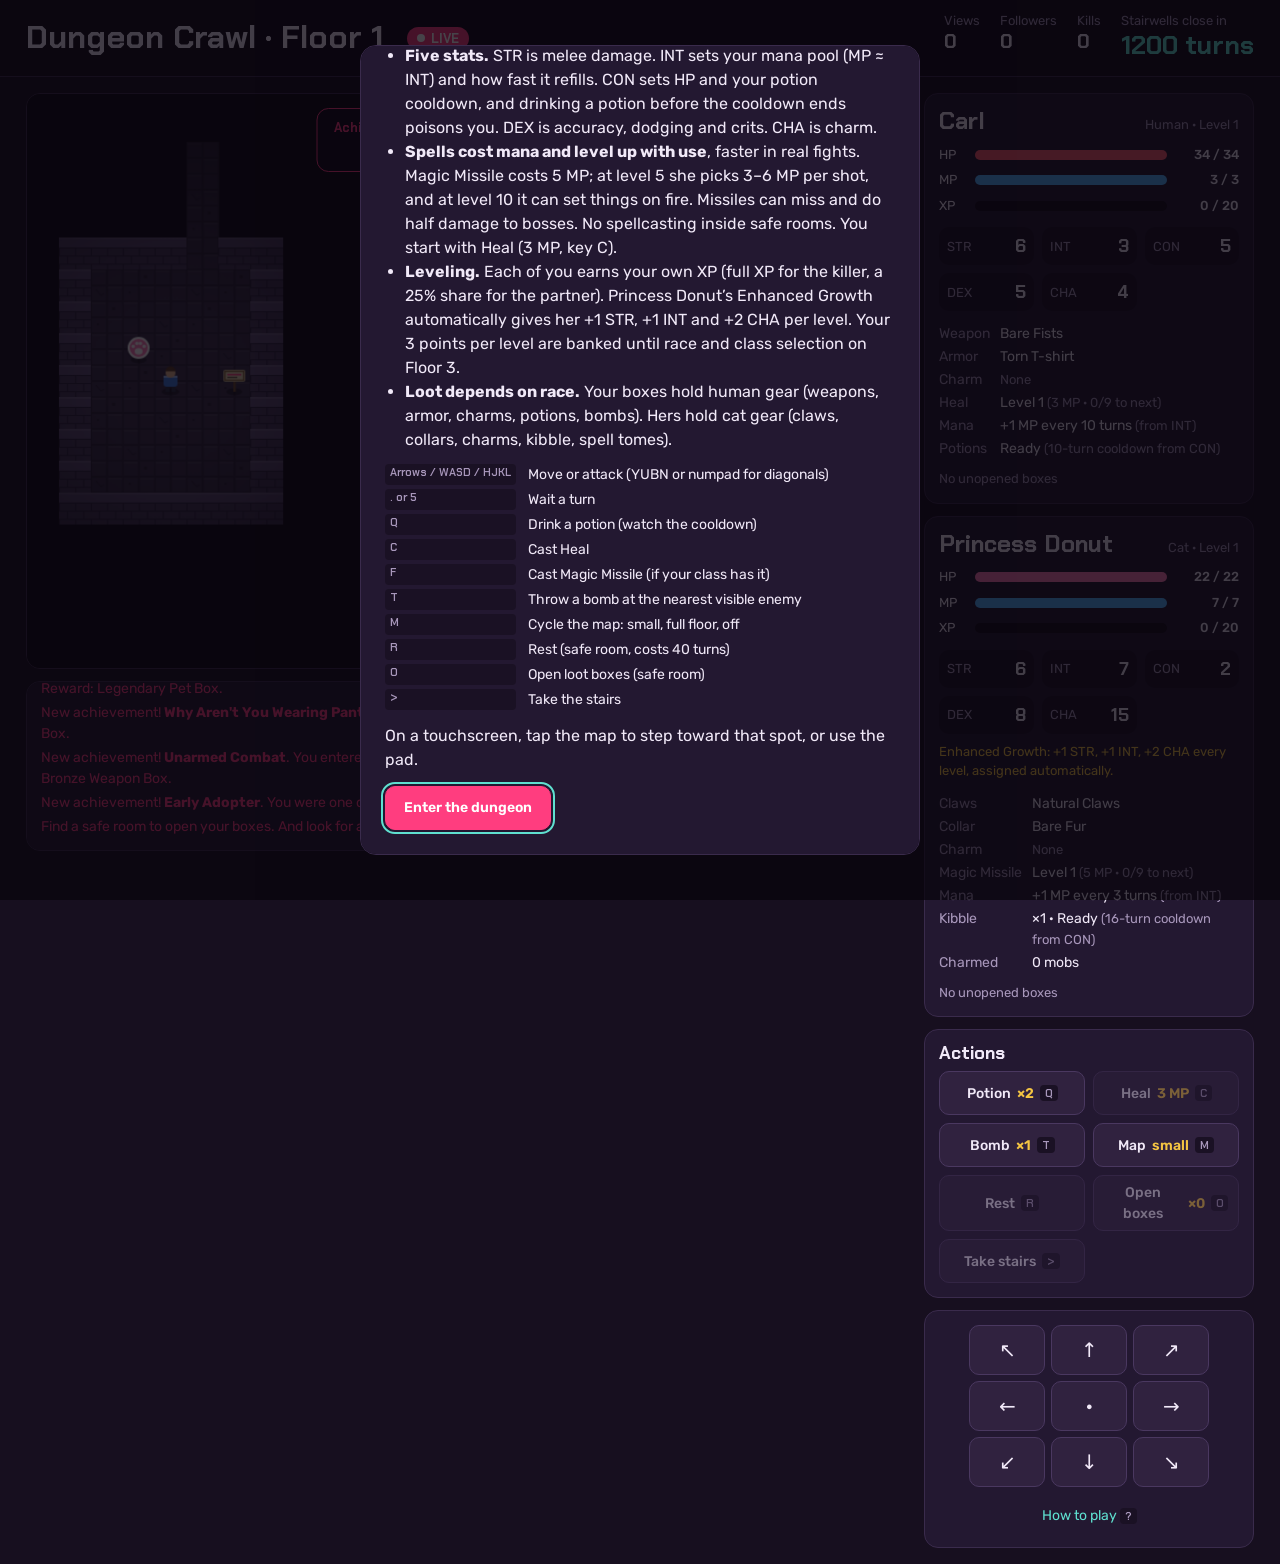
<file: docs/index.html>
<!DOCTYPE html>
<html lang="en">
<head>
<meta charset="utf-8">
<meta name="viewport" content="width=device-width,initial-scale=1">
<title>Dungeon Crawl Prototype</title>
<link rel="preconnect" href="https://fonts.googleapis.com">
<link href="https://fonts.googleapis.com/css2?family=Chakra+Petch:wght@500;700&family=Rubik:wght@400;500;600&display=swap" rel="stylesheet">
<style>
/* VOICE: a crude, cheerful death-game broadcast; snark up top, danger underneath
   IDEA: the screen is the show's live feed of one crawler's run
   PICTURE: the tiled dungeon map itself, torch-lit, filling the stage
   COLOUR and TYPE: deep plum stone, warm safe-room amber, cyan stairwells, hot-pink broadcast accent; Chakra Petch + Rubik
   LAYOUT: broadcast strip on top, map left with log beneath, crawler sheet right; stacks map, pad, sheet on narrow screens */
:root {
  color-scheme: dark;
  --bg: #170f1f;
  --panel: #231831;
  --line: #3a2b4c;
  --ink: #f1e9f8;
  --mute: #a897bb;
  --pink: #ff3d7f;
  --teal: #5fe0d0;
  --amber: #f5c542;
  --hp: #ff5a6e;
  --xp: #8f7bff;
  --mp: #4fb3ff;
}
:root[data-theme='light'],
:root[data-theme='dark'] {
  color-scheme: dark;
}
* {
  box-sizing: border-box;
  min-width: 0;
}
body {
  margin: 0;
  background: var(--bg);
  color: var(--ink);
  font:
    16px/1.5 Rubik,
    system-ui,
    sans-serif;
  overflow-x: clip;
}
h1,
h2,
h3 {
  font-family: 'Chakra Petch', Rubik, sans-serif;
  margin: 0;
  line-height: 1.05;
}
.top {
  display: flex;
  flex-wrap: wrap;
  align-items: center;
  gap: 12px 24px;
  padding: 14px max(2vw, 14px);
  background: #120a19;
  border-bottom: 1px solid var(--line);
}
.top h1 {
  font-size: clamp(22px, 3vw, 32px);
  font-weight: 700;
}
.live {
  display: inline-flex;
  align-items: center;
  gap: 6px;
  background: var(--pink);
  color: #fff;
  font: 700 13px 'Chakra Petch';
  padding: 3px 10px;
  border-radius: 99px;
}
.live::before {
  content: '';
  width: 8px;
  height: 8px;
  border-radius: 50%;
  background: #fff;
  animation: pulse 1.4s infinite;
}
@keyframes pulse {
  50% {
    opacity: 0.25;
  }
}
.chips {
  display: flex;
  flex-wrap: wrap;
  gap: 8px 20px;
  margin-left: auto;
  align-items: baseline;
}
.chip {
  display: flex;
  flex-direction: column;
  line-height: 1.1;
}
.chip span {
  font-size: 13px;
  color: var(--mute);
}
.chip b {
  font: 700 20px 'Chakra Petch';
  white-space: nowrap;
}
.chip.timer b {
  font-size: 26px;
  color: var(--teal);
}
.chip.timer.warn b {
  color: var(--hp);
}
.game {
  display: grid;
  grid-template-columns: minmax(0, 1fr) 330px;
  gap: 16px;
  padding: 16px max(2vw, 14px);
  max-width: 1440px;
  margin: 0 auto;
}
.stage {
  display: grid;
  gap: 12px;
  align-content: start;
}
.fig {
  position: relative;
  height: clamp(360px, 64vh, 760px);
  border-radius: 14px;
  overflow: hidden;
  border: 1px solid var(--line);
  background: #0d0912;
  touch-action: manipulation;
}
.fig canvas {
  position: absolute;
  inset: 0;
  width: 100%;
  height: 100%;
  cursor: pointer;
  -webkit-touch-callout: none;
  -webkit-user-select: none;
  user-select: none;
}
.fig.danger {
  box-shadow: 0 0 0 2px var(--hp) inset;
}
.toast {
  position: absolute;
  left: 50%;
  top: 14px;
  transform: translate(-50%, -20px);
  opacity: 0;
  pointer-events: none;
  background: rgba(18, 10, 25, 0.94);
  border: 1px solid var(--pink);
  border-radius: 12px;
  padding: 10px 16px;
  max-width: min(460px, 90%);
  text-align: center;
  transition: 0.35s;
}
.toast.show {
  opacity: 1;
  transform: translate(-50%, 0);
}
.toast small {
  display: block;
  color: var(--pink);
  font: 700 13px 'Chakra Petch';
}
.toast b {
  font: 700 18px 'Chakra Petch';
}
.tip {
  position: absolute;
  z-index: 3;
  width: min(300px, calc(100% - 16px));
  background: rgba(18, 10, 25, 0.96);
  border: 1px solid #5a4378;
  border-radius: 12px;
  padding: 12px 14px;
  pointer-events: none;
  box-shadow: 0 10px 30px rgba(0, 0, 0, 0.5);
  font-size: 14px;
}
.tip[hidden] {
  display: none;
}
.fig #mini[hidden] {
  display: none;
}
.fig #mini {
  position: absolute;
  inset: auto 10px 10px auto;
  z-index: 2;
  border: 1px solid #4a5a75;
  border-radius: 8px;
  cursor: pointer;
  background: #141821;
  box-shadow: 0 6px 20px rgba(0, 0, 0, 0.45);
  touch-action: manipulation;
}
.tip h4 {
  margin: 0;
  font: 700 18px 'Chakra Petch';
  color: var(--amber);
}
.tip h4.boss {
  color: var(--pink);
}
.tip .lvlline {
  font: 600 14px Rubik;
  margin-top: 2px;
}
.tip .role {
  font-size: 13px;
  color: #ffd0e2;
  margin-top: 3px;
}
.tip .meta {
  color: var(--mute);
  font-size: 13px;
  margin: 2px 0 8px;
}
.lt {
  font-size: 11px;
  font-weight: 600;
  padding: 1px 6px;
  border-radius: 99px;
  margin-left: 4px;
  white-space: nowrap;
}
.lt.hard {
  background: #ff5a6e;
  color: #200;
}
.lt.tough {
  background: #f5c542;
  color: #2a1a00;
}
.lt.easy {
  background: #3a2b4c;
  color: var(--mute);
}
.tip .tstats {
  display: grid;
  grid-template-columns: repeat(3, minmax(0, 1fr));
  gap: 4px 10px;
  margin-bottom: 8px;
}
.tip .tstats span {
  display: block;
  color: var(--mute);
  font-size: 12px;
}
.tip .tstats b {
  font: 700 15px 'Chakra Petch';
  white-space: nowrap;
}
.tip p {
  margin: 0 0 6px;
  font-style: italic;
  line-height: 1.4;
}
.tip .ttip {
  font-style: normal;
  color: var(--teal);
  margin: 0;
}
#log {
  height: 170px;
  overflow-y: auto;
  background: var(--panel);
  border: 1px solid var(--line);
  border-radius: 14px;
  padding: 10px 14px;
  font-size: 14px;
}
#log p {
  margin: 0 0 3px;
}
#log .ai {
  color: var(--pink);
}
#log .pet {
  color: #ffa5d0;
}
#log .guide {
  color: var(--teal);
}
#log .bad {
  color: #ff8a98;
}
#log .kill {
  color: var(--amber);
}
#log .dim {
  color: var(--mute);
}
.panel {
  display: flex;
  flex-direction: column;
  gap: 12px;
}
.card {
  background: var(--panel);
  border: 1px solid var(--line);
  border-radius: 14px;
  padding: 14px;
}
.row {
  display: flex;
  justify-content: space-between;
  align-items: baseline;
  gap: 8px;
  margin-bottom: 10px;
}
.card h2 {
  font-size: 24px;
}
.card h3 {
  font-size: 18px;
  margin-bottom: 8px;
}
.row h3 {
  margin: 0;
}
.lvl,
.tag {
  font-size: 13px;
  color: var(--mute);
}
.meter {
  display: grid;
  grid-template-columns: 28px minmax(0, 1fr) 64px;
  align-items: center;
  gap: 8px;
  font-size: 13px;
  margin: 6px 0;
}
.meter b {
  text-align: right;
  font-weight: 500;
  white-space: nowrap;
}
.bar {
  height: 10px;
  background: #120b18;
  border-radius: 6px;
  overflow: hidden;
}
.bar i {
  display: block;
  height: 100%;
  transition: width 0.25s;
}
.stats {
  display: grid;
  grid-template-columns: repeat(3, minmax(0, 1fr));
  gap: 8px;
  margin-top: 12px;
}
.stats div {
  background: #1a1124;
  border-radius: 10px;
  padding: 7px 8px;
  display: flex;
  align-items: center;
  gap: 4px;
  justify-content: space-between;
}
.status {
  font-size: 12px;
  font-weight: 600;
  padding: 1px 7px;
  border-radius: 99px;
  margin-left: 6px;
}
.status.psn {
  background: #9be15d;
  color: #132;
}
.status.ko {
  background: #ff5a6e;
  color: #200;
}
.stats.four {
  grid-template-columns: repeat(2, minmax(0, 1fr));
}
.stats span {
  font-size: 13px;
  color: var(--mute);
}
.stats small {
  color: var(--teal);
  font-size: 12px;
}
.stats b {
  font: 700 18px 'Chakra Petch';
}
.plus {
  width: 28px;
  height: 28px;
  border-radius: 8px;
  border: 0;
  background: var(--amber);
  color: #2a1a00;
  font-weight: 700;
  cursor: pointer;
}
.plus[hidden] {
  display: none;
}
.pts {
  margin: 8px 0 0;
  font-size: 13px;
  color: var(--amber);
  min-height: 0;
}
.pts:empty {
  display: none;
}
.gear {
  display: grid;
  grid-template-columns: auto minmax(0, 1fr);
  gap: 2px 10px;
  margin: 12px 0 0;
  font-size: 14px;
}
.gear dt {
  color: var(--mute);
}
.gear dd {
  margin: 0;
}
.acts {
  display: grid;
  grid-template-columns: 1fr 1fr;
  gap: 8px;
}
button {
  font: inherit;
  color: inherit;
}
.acts button,
.pad button,
.mbtn {
  min-height: 44px;
  border-radius: 10px;
  border: 1px solid #4a3860;
  background: #30223f;
  cursor: pointer;
  font-weight: 500;
  font-size: 14px;
  padding: 6px 10px;
  display: flex;
  align-items: center;
  justify-content: center;
  gap: 6px;
  text-align: center;
}
.acts button:hover:not(:disabled),
.pad button:hover {
  background: #3d2c50;
}
.acts button:disabled {
  opacity: 0.42;
  cursor: default;
}
.acts button[hidden] {
  display: none;
}
.acts em {
  font-style: normal;
  color: var(--amber);
  font-weight: 600;
}
kbd {
  font: 600 11px 'Chakra Petch';
  background: #1a1124;
  border-radius: 4px;
  padding: 1px 5px;
  color: var(--mute);
}
button:focus-visible {
  outline: 2px solid var(--teal);
  outline-offset: 2px;
}
.boxes {
  display: flex;
  flex-wrap: wrap;
  gap: 6px;
  margin-top: 10px;
}
.boxes span {
  font-size: 13px;
  padding: 2px 9px;
  border-radius: 99px;
  color: #1a0f00;
  font-weight: 600;
}
.boxes .none {
  color: var(--mute);
  background: none;
  padding: 0;
  font-weight: 400;
}
.pad {
  display: grid;
  grid-template-columns: repeat(3, minmax(0, 1fr));
  gap: 6px;
  max-width: 240px;
  margin: 0 auto;
}
.pad button {
  font-size: 20px;
  min-height: 50px;
}
.linkbtn {
  display: block;
  margin: 10px auto 0;
  background: none;
  border: 0;
  color: var(--teal);
  cursor: pointer;
  min-height: 36px;
  font-size: 14px;
}
.modal {
  position: fixed;
  inset: 0;
  background: rgba(8, 4, 12, 0.75);
  display: grid;
  place-items: center;
  padding: 16px;
  z-index: 10;
}
.modal[hidden] {
  display: none;
}
.mcard {
  background: var(--panel);
  border: 1px solid var(--line);
  border-radius: 16px;
  padding: 24px;
  max-width: 560px;
  width: 100%;
  max-height: 90vh;
  overflow-y: auto;
}
.mcard h2 {
  font-size: clamp(26px, 4vw, 36px);
  margin-bottom: 10px;
  text-wrap: balance;
}
.mcard p {
  margin: 0 0 10px;
}
.mcard ul {
  margin: 0 0 12px;
  padding-left: 20px;
}
.mcard .sub {
  color: var(--pink);
  font: 700 14px 'Chakra Petch';
  margin-bottom: 4px;
}
.keys {
  display: grid;
  grid-template-columns: auto minmax(0, 1fr);
  gap: 4px 12px;
  font-size: 14px;
  margin: 8px 0 14px;
}
.mbtns {
  display: flex;
  gap: 10px;
  flex-wrap: wrap;
  margin-top: 14px;
}
.vs {
  display: flex;
  flex-wrap: wrap;
  align-items: center;
  gap: 8px;
  margin: 10px 0;
}
.vs em {
  font: 700 20px 'Chakra Petch';
  color: var(--pink);
  font-style: normal;
  padding: 0 4px;
}
.pcard {
  background: #1a1124;
  border: 1px solid var(--line);
  border-radius: 10px;
  padding: 8px 12px;
  display: flex;
  flex-direction: column;
  min-width: 110px;
}
.pcard span {
  font-size: 13px;
  color: var(--mute);
}
.pcard.boss {
  border-color: var(--pink);
}
.pcard.boss b {
  color: var(--pink);
}
.aidesc {
  font-style: italic;
  border-left: 3px solid var(--pink);
  padding-left: 10px;
}
.stars {
  font-size: 16px;
  letter-spacing: 1px;
}
.stars i {
  font-style: normal;
}
.mcard.wide {
  max-width: 780px;
}
.opts {
  display: grid;
  grid-template-columns: repeat(auto-fill, minmax(220px, 1fr));
  gap: 10px;
  margin: 14px 0 4px;
}
.opt {
  display: flex;
  flex-direction: column;
  gap: 4px;
  text-align: left;
  background: #1a1124;
  border: 1px solid var(--line);
  border-radius: 12px;
  padding: 12px 14px;
  cursor: pointer;
  min-height: 44px;
}
.opt:hover:not(:disabled),
.opt:focus-visible {
  border-color: var(--pink);
}
.opt:disabled {
  opacity: 0.45;
  cursor: not-allowed;
}
.opt b {
  font: 700 17px 'Chakra Petch';
}
.opt .osub {
  font-size: 12px;
  color: var(--teal);
}
.opt .d {
  font-size: 14px;
  line-height: 1.4;
}
.opt em {
  font-size: 12px;
  color: var(--amber);
  font-style: normal;
}
.mbtn.primary {
  background: var(--pink);
  border-color: var(--pink);
  color: #fff;
  font-weight: 600;
  padding: 8px 18px;
}
@media (max-width: 900px) {
  .game {
    grid-template-columns: minmax(0, 1fr);
  }
  .padcard {
    order: -1;
  }
  .fig {
    height: clamp(320px, 58vh, 600px);
  }
  #log {
    height: 130px;
  }
}
@media (prefers-reduced-motion: reduce) {
  .live::before {
    animation: none;
  }
  .toast,
  .bar i {
    transition: none;
  }
}

</style>
</head>
<body>
<header class="top">
  <h1 id="title">Dungeon Crawl · Floor 1</h1>
  <span class="live">LIVE</span>
  <div class="chips">
    <div class="chip"><span>Views</span><b id="views">0</b></div>
    <div class="chip"><span>Followers</span><b id="fols">0</b></div>
    <div class="chip"><span>Kills</span><b id="kills">0</b></div>
    <div class="chip timer" id="timerChip"><span>Stairwells close in</span><b id="timer">0 turns</b></div>
  </div>
</header>

<main class="game">
  <section class="stage">
    <div class="fig" id="fig"><canvas id="cv" aria-label="Dungeon map"></canvas><div class="toast" id="toast"></div><div class="tip" id="tip" hidden></div><canvas id="mini" aria-label="Minimap. Click to expand." title="Minimap (M to expand)"></canvas></div>
    <div id="log" aria-live="polite"></div>
  </section>

  <aside class="panel">
    <div class="card">
      <div class="row"><h2 id="hName">Carl</h2><span class="lvl" id="hLvl">Level 1</span></div>
      <div class="meter"><span>HP</span><div class="bar"><i id="hpBar" style="background:var(--hp)"></i></div><b id="hpTxt"></b></div>
      <div class="meter"><span>MP</span><div class="bar"><i id="hmpBar" style="background:var(--mp)"></i></div><b id="hmpTxt"></b></div>
      <div class="meter"><span>XP</span><div class="bar"><i id="xpBar" style="background:var(--xp)"></i></div><b id="xpTxt"></b></div>
      <div class="stats" id="hStats"></div>
      <p class="pts" id="pts"></p>
      <dl class="gear" id="hGear"></dl>
      <div class="boxes" id="hBoxes"></div>
    </div>

    <div class="card">
      <div class="row"><h2 id="pName">Companion</h2><span class="lvl" id="pLvl"></span></div>
      <div class="meter"><span>HP</span><div class="bar"><i id="pBar" style="background:#ff7ab6"></i></div><b id="pTxt"></b></div>
      <div class="meter"><span>MP</span><div class="bar"><i id="pmpBar" style="background:var(--mp)"></i></div><b id="pmpTxt"></b></div>
      <div class="meter"><span>XP</span><div class="bar"><i id="pxBar" style="background:var(--xp)"></i></div><b id="pxTxt"></b></div>
      <div class="stats" id="pStats"></div>
      <p class="pts" id="pPts"></p>
      <dl class="gear" id="pGear"></dl>
      <div class="boxes" id="pBoxes"></div>
    </div>

    <div class="card">
      <h3>Actions</h3>
      <div class="acts">
        <button data-act="quaff">Potion <em id="cPot"></em><kbd>Q</kbd></button>
        <button data-act="heal">Heal <em id="cHeal"></em><kbd>C</kbd></button>
        <button data-act="missile" id="bMis" hidden>Missile <em id="cMis"></em><kbd>F</kbd></button>
        <button data-act="bomb">Bomb <em id="cBomb"></em><kbd>T</kbd></button>
        <button data-act="map">Map <em id="cMap">small</em><kbd>M</kbd></button>
        <button data-act="rest">Rest<kbd>R</kbd></button>
        <button data-act="open">Open boxes <em id="cBox"></em><kbd>O</kbd></button>
        <button data-act="descend">Take stairs<kbd>&gt;</kbd></button>
      </div>
    </div>

    <div class="card padcard">
      <div class="pad" id="pad">
        <button data-dir="-1,-1" aria-label="Move up-left">↖</button><button data-dir="0,-1" aria-label="Move up">↑</button><button data-dir="1,-1" aria-label="Move up-right">↗</button>
        <button data-dir="-1,0" aria-label="Move left">←</button><button data-dir="0,0" aria-label="Wait a turn">·</button><button data-dir="1,0" aria-label="Move right">→</button>
        <button data-dir="-1,1" aria-label="Move down-left">↙</button><button data-dir="0,1" aria-label="Move down">↓</button><button data-dir="1,1" aria-label="Move down-right">↘</button>
      </div>
      <button class="linkbtn" data-act="help">How to play <kbd>?</kbd></button>
    </div>
  </aside>
</main>

<div class="modal" id="modal" hidden><div class="mcard" id="mcard" role="dialog" aria-modal="true"></div></div>

<script>
{
/*
 * Dungeon Crawl: a turn-based roguelike prototype based on Matt Dinniman's "Dungeon Crawler Carl".
 * Private fan project. All art is original and drawn in code.
 *
 * HOW THE GAME IS ORGANIZED
 *   Config & data ........ names, monster families (FAM), bosses, loot tables, box tiers, achievements (ACH),
 *                          races (RACES) and classes (CLASSES). Most rules live here as data, not code.
 *   Sprites .............. every tile/monster/item is drawn once into a 32x32 offscreen canvas (SPR).
 *   State ................ one global object G holds the whole run: floor map, monsters, items, both crawlers.
 *                          G.player is Carl, G.pet is Princess Donut (a full crawler with her own stats).
 *   Floor generation ..... newFloor(): rooms + corridors, safe room, stairwells, boss lairs, monsters, items.
 *   Turn loop ............ a player action (move/attack/spell/bomb) ends with endTurn(), which runs Donut's AI
 *                          (petAct), every monster (mobsAct -> mobTurn), status ticks, the floor timer, FOV and UI.
 *   Combat ............... playerAttack, mobAttack, mobHitMob (monster vs monster), blast, fireMissile, kill().
 *   Monster AI ........... pickTarget chooses a crawler or an enemy faction mob; roles (bomber, support, janitor,
 *                          vacuum, spitter...) change behavior. Neutral mobs ignore crawlers until provoked.
 *   Rewards .............. award() grants achievements and typed/tiered loot boxes; rollBox/applyLoot open them.
 *   UI ................... ui() refreshes the side panels; draw() paints the map each animation frame (only when
 *                          something changed); drawMini() paints the minimap; modal()/selModal() show dialogs.
 *
 * CONVENTIONS
 *   Coordinates are tile units. cheb() is Chebyshev distance (diagonal moves cost 1).
 *   A "crawler" is Carl or Donut; a "mob" is any monster. Stat lookups go through st() so charms and caps apply;
 *   class/race bonuses go through fxv(c, key).
 */

// =====================================================================================================
// CONFIG & DATA
// =====================================================================================================
const NAMES = { hero: 'Carl', pet: 'Princess Donut', guide: 'Mordecai' };
const T = 32,
  WALL = 0,
  FLOOR = 1,
  SAFE = 2,
  STAIRS = 3;
const DIRS = [
  [-1, -1],
  [0, -1],
  [1, -1],
  [-1, 0],
  [1, 0],
  [-1, 1],
  [0, 1],
  [1, 1],
];
const R = (a, b) => a + Math.floor(Math.random() * (b - a + 1));
const pick = a => a[Math.floor(Math.random() * a.length)];
const cheb = (a, b) => Math.max(Math.abs(a.x - b.x), Math.abs(a.y - b.y));
const cap = s => s[0].toUpperCase() + s.slice(1);
const fmt = n => (n >= 1e6 ? (n / 1e6).toFixed(1) + 'M' : n >= 1e4 ? (n / 1e3).toFixed(1) + 'K' : String(n));
// Element lookup. Static '#id' elements are cached because ui() touches dozens of them every turn.
const domCache = {};
const $ = s => (/^#[\w-]+$/.test(s) ? (domCache[s] ??= document.querySelector(s)) : document.querySelector(s));
// Only touch the DOM when the markup actually changed (keeps focus and avoids layout work).
const setHTML = (el, html) => {
  if (el._html !== html) {
    el._html = html;
    el.innerHTML = html;
  }
};
const reduced = matchMedia('(prefers-reduced-motion: reduce)').matches;
if (!CanvasRenderingContext2D.prototype.roundRect)
  CanvasRenderingContext2D.prototype.roundRect = function (x, y, w, h) {
    this.rect(x, y, w, h);
  };

// Monster families ("races"). Each family has 1-4 types; a type's `lvl` is its base level on Floor 1,
// and its ROLE changes how it fights (see mobTurn). Actual level = base + 2 per floor below the first.
const ROLES = {
  lunch: 'Boss: heavy melee, and every few turns she flings a tray of poisonous mystery meat from up to 4 tiles.',
  slam: 'Boss: crushing melee, and its spin cycle hits every crawler standing next to it.',
  melee: 'Melee brawler.',
  janitor:
    'Janitor: eats corpses and grows a level each time. The dungeon sends more when bodies pile up. Its bite can poison.',
  bomber: 'Ranged bomber: lobs bombs from up to 5 tiles. The blast hits everything nearby, its own friends included.',
  support: 'Support caster: Anguish Magic gives a nearby ally +50% damage. Keeps its distance.',
  leader: 'Clan leader: goblins near it get +1 armor.',
  hybrid: 'Hybrid: strong in melee and casts a hex from up to 4 tiles.',
  fireball: 'Ranged caster: hurls fireballs with a 3×3 blast from up to 6 tiles and keeps its distance.',
  vamp: 'Blood drinker: heals itself for half the damage it deals.',
  vacuum: 'Loot vacuum: sucks up items from the floor. Kill it to get them back.',
  spitter: 'Ranged spitter: hocks a disgusting wad from up to 3 tiles.',
};
// Factions: these families attack each other on sight (the goblin–llama turf war on Floor 1)
const FFOES = { goblin: ['llama'], llama: ['goblin'] };
// Roles that keep their distance and fall back when approached.
const KITERS = { bomber: 1, support: 1, fireball: 1 };
const FAM = {
  rat: {
    name: 'Rat-kin',
    w: 3,
    draw: 'rat',
    types: [
      {
        name: 'Rat',
        lvl: 1,
        hp: 6,
        lo: 1,
        hi: 3,
        arm: 0,
        dodge: 12,
        xp: 4,
        col: '#7b7486',
        sc: 0.8,
        role: 'janitor',
        desc: 'A screeching, gore-stuffed rat that serves as this floor’s cleanup crew. It eats the dead and gets bigger with every corpse. Out of corpses? It will settle for you.',
        tip: 'Kill rats before they reach the bodies, or you will be fighting a much larger rat later.',
      },
      {
        name: 'Rat Brute',
        lvl: 4,
        hp: 20,
        lo: 3,
        hi: 6,
        arm: 1,
        dodge: 4,
        xp: 15,
        col: '#8a5444',
        sc: 1.02,
        draw: 'ratkin',
        acc: 'brute',
        role: 'melee',
        desc: 'A five-foot rat-kin built like it skipped every day except arm day. Not much going on upstairs, which it considers a feature.',
        tip: 'Pure muscle and some armor. Let it come to you and keep your HP up.',
      },
      {
        name: 'Rat Hooligan',
        lvl: 5,
        hp: 16,
        lo: 2,
        hi: 5,
        arm: 0,
        dodge: 15,
        xp: 18,
        col: '#6d6a7a',
        sc: 1,
        draw: 'ratkin',
        acc: 'hood',
        role: 'hybrid',
        range: 4,
        cdMax: 4,
        desc: 'The rat-kin middle child: decently strong, decently magical, and fully obnoxious. Wears a hoodie indoors and throws hexes to keep you guessing.',
        tip: 'Closing the distance stops the hexes, but not the punches.',
      },
      {
        name: 'Rat Shaman',
        lvl: 7,
        hp: 14,
        lo: 4,
        hi: 7,
        arm: 0,
        dodge: 10,
        xp: 26,
        col: '#5a5068',
        sc: 1,
        draw: 'ratkin',
        acc: 'robe',
        robe: '#a83228',
        role: 'fireball',
        range: 6,
        cdMax: 4,
        desc: 'A robed rat-kin that made fire its entire personality. Stand in a clump with your friends and it will reward you with a fireball.',
        tip: 'Spread out, then rush it. It is fragile up close.',
      },
    ],
  },
  goblin: {
    name: 'Goblin',
    w: 3,
    draw: 'goblin',
    faction: 'goblin',
    types: [
      {
        name: 'Trash Goblin',
        lvl: 2,
        hp: 11,
        lo: 2,
        hi: 4,
        arm: 0,
        dodge: 5,
        xp: 8,
        col: '#7cbf4a',
        rag: '#6b4a2b',
        sc: 0.9,
        role: 'melee',
        desc: 'A small, green, deeply unwashed goblin waving a stick with a pineapple jammed on the end. It used to scavenge garbage. Now it scavenges crawlers.',
        tip: 'Kill one and the rest of the clan comes running.',
      },
      {
        name: 'Goblin Bomb Bard',
        lvl: 4,
        hp: 12,
        lo: 3,
        hi: 6,
        arm: 0,
        dodge: 8,
        xp: 16,
        col: '#76b84a',
        rag: '#5a4a3a',
        sc: 0.95,
        acc: 'spikes',
        role: 'bomber',
        range: 5,
        cdMax: 3,
        desc: 'A goblin whose spiked helmet sprays sparks, so it can light a fuse just by holding a bomb over its head. Its eyebrows have been gone for years. It does not miss them.',
        tip: 'Its bombs hit other monsters too. Fight it next to its friends.',
      },
      {
        name: 'Goblin Shamanka',
        lvl: 6,
        hp: 15,
        lo: 2,
        hi: 4,
        arm: 0,
        dodge: 10,
        xp: 22,
        col: '#6aa840',
        rag: '#4b2a6b',
        sc: 1.05,
        acc: 'robe',
        role: 'support',
        range: 5,
        cdMax: 4,
        desc: 'Second-in-command of the goblin clan and a graduate of a university whose admissions process you do not want to hear about. Practices Anguish Magic, which makes everyone else’s attacks hurt more.',
        tip: 'Priority target. Every turn it lives, something else hits harder.',
      },
      {
        name: 'Goblin War Chieftain',
        lvl: 8,
        hp: 36,
        lo: 5,
        hi: 9,
        arm: 2,
        dodge: 6,
        xp: 36,
        col: '#3f7f3a',
        rag: '#8a1f2e',
        sc: 1.15,
        crown: 1,
        role: 'leader',
        desc: 'Leader of the local clan. Wears a crown, carries a grudge, and makes every goblin near it fight harder just by glaring.',
        tip: 'Thin out its escort first, or bomb the whole group.',
      },
    ],
  },
  bat: {
    name: 'Bat',
    w: 2,
    draw: 'bat',
    erratic: 1,
    types: [
      {
        name: 'Cave Bat',
        lvl: 1,
        hp: 5,
        lo: 1,
        hi: 2,
        arm: 0,
        dodge: 25,
        xp: 3,
        col: '#6a4590',
        sc: 0.9,
        role: 'melee',
        desc: 'A leathery, shrieking nuisance that flies in no particular direction, on purpose. Its echolocation has filed you under “snack.”',
        tip: 'Hard to hit and flaps around at random. Let the cat handle it.',
      },
      {
        name: 'Vampire Bat',
        lvl: 4,
        hp: 12,
        lo: 2,
        hi: 5,
        arm: 0,
        dodge: 30,
        xp: 12,
        col: '#8a1f3a',
        sc: 1.05,
        role: 'vamp',
        desc: 'A bat that skipped fruit entirely and went straight to blood. It is very excited to meet you, specifically your neck.',
        tip: 'It heals as it bites. Burst it down fast; Magic Missile helps.',
      },
    ],
  },
  bot: {
    name: 'Robot',
    w: 1,
    draw: 'bot',
    neutral: 1,
    types: [
      {
        name: 'Feral Vacuum Bot',
        lvl: 3,
        hp: 14,
        lo: 2,
        hi: 5,
        arm: 1,
        dodge: 0,
        xp: 10,
        col: '#4a5060',
        sc: 1,
        role: 'vacuum',
        desc: 'A robot floor cleaner that gained sentience and a hoarding problem. It sucks up anything left on the floor, including the potion you were about to grab.',
        tip: 'Armored. Whatever it has vacuumed up spills out when it dies. It ignores you unless you start something.',
      },
    ],
  },
  llama: {
    name: 'Llama',
    w: 2,
    draw: 'llama',
    faction: 'llama',
    neutral: 1,
    types: [
      {
        name: 'Bad Llama',
        lvl: 3,
        hp: 14,
        lo: 2,
        hi: 5,
        arm: 0,
        dodge: 8,
        xp: 11,
        col: '#d8c7a8',
        sc: 0.95,
        role: 'spitter',
        range: 3,
        cdMax: 3,
        desc: 'A llama in a tracksuit and a gold chain, running a dubious pharmaceutical operation out of a dead-end corridor. It is locked in a turf war with the goblins. Mind your business and it will mind its own.',
        tip: 'Neutral until you start something. Let it fight the goblins for you.',
      },
      {
        name: 'Bad Llama Enforcer',
        lvl: 6,
        hp: 28,
        lo: 4,
        hi: 8,
        arm: 1,
        dodge: 6,
        xp: 22,
        col: '#8b6f4e',
        sc: 1.1,
        acc: 'shades',
        role: 'spitter',
        range: 3,
        cdMax: 3,
        desc: 'The muscle of the llama operation: bigger, meaner, and wearing sunglasses indoors. It spits with professional accuracy.',
        tip: 'Also neutral. Provoke one and its whole crew remembers your face.',
      },
    ],
  },
};
const mobLevel = (base, f) => base + (f - 1) * 2;
// Build a live monster from a type template at a given level. Extra levels above the type's base level
// add ~20% HP, +1 attack per 2 levels and +1 armor per 4. Neutral families start non-hostile.
function mkMob(tpl, lvl, pos) {
  const k = lvl - tpl.lvl;
  const hp = Math.round(tpl.hp * (1 + 0.2 * k));
  return {
    ...tpl,
    level: lvl,
    hp,
    maxhp: hp,
    lo: tpl.lo + Math.floor(k / 2),
    hi: tpl.hi + Math.floor(k / 2),
    arm: tpl.arm + Math.floor(k / 4),
    xp: Math.round(tpl.xp * (1 + 0.25 * k)),
    x: pos.x,
    y: pos.y,
    awake: false,
    hostile: !tpl.neutral,
  };
}
// which types can show up on a floor, weighted toward the weaker ones
const typeObj = (fk, i) => {
  const F = FAM[fk],
    t = F.types[i];
  return {
    ...t,
    fam: fk,
    famName: F.name,
    rank: i + 1,
    ranks: F.types.length,
    spr: fk + '_' + i,
    erratic: F.erratic,
    faction: F.faction,
    neutral: !!F.neutral,
    cd: 0,
    anguish: 0,
    eaten: 0,
    loot: [],
  };
};
// Weighted list of monster types allowed on floor f: higher-rank types unlock deeper and stay rarer.
function spawnPool(f) {
  const cap = 2 + f * 2,
    pool = [];
  for (const fk in FAM) {
    const F = FAM[fk];
    F.types.forEach((t, i) => {
      if (t.lvl > cap) return;
      const w = F.w * (10 / (1 + i * 2.5)) * (1 + 0.4 * (f - 1) * i);
      pool.push([w, typeObj(fk, i)]);
    });
  }
  return pool;
}
// Pick from a [weight, value] list.
function pickW(pool) {
  let r = Math.random() * pool.reduce((a, [w]) => a + w, 0);
  for (const [w, v] of pool) if ((r -= w) <= 0) return v;
  return pool[0][1];
}
// Bosses: one Neighborhood Boss and one (optional, much tougher) Borough Boss per floor, each in a lair.
const BOSS = {
  name: 'Madame Gristle',
  lvl: 6,
  famName: 'Neighborhood Boss',
  tier: 'Neighborhood',
  hp: 46,
  lo: 4,
  hi: 8,
  arm: 2,
  dodge: 5,
  xp: 60,
  spr: 'boss',
  boss: 1,
  role: 'lunch',
  range: 4,
  cdMax: 5,
  cd: 0,
  desc: 'The dungeon’s former lunch lady, promoted to Neighborhood Boss after her predecessor was served as the daily special. She wields a ladle with alarming confidence, flings trays of questionable meat, and has never once given anyone a second helping.',
  tip: 'Hits hard and her mystery meat is poisonous. Soften her up with bombs and Magic Missiles first.',
};
const BOROUGH = {
  name: 'The Laundromat Leviathan',
  lvl: 10,
  famName: 'Borough Boss',
  tier: 'Borough',
  hp: 80,
  lo: 6,
  hi: 11,
  arm: 3,
  dodge: 0,
  xp: 150,
  spr: 'washer',
  boss: 1,
  role: 'slam',
  cdMax: 4,
  cd: 0,
  desc: 'A coin-operated washing machine that ate its last customer and kept going. It has a porthole for a face, teeth where the lint trap should be, and a spin cycle that rattles everything standing next to it. It guards a stairwell, and it takes quarters.',
  tip: 'Optional, and built for a bigger party than yours. Its spin cycle hits everyone next to it, so don’t both crowd it.',
};
const BOROUGH_ALT = [
  [
    'The Escalator Hydra',
    'A shopping-mall escalator that grew three more heads and an appetite. It only goes down, and so will you.',
  ],
  ['Mattress King Montgomery', 'He promised the lowest prices in the borough. He did not mention the teeth.'],
  ['The Parking Garage Abbess', 'She has a ticket for you. It is validated in blood.'],
];
// Race-specific loot. weapon/armor values are +attack/+armor; charm values are stat bonuses.
// Race-keyed loot tables (the wiki: drops are keyed to race, not class). Each gear slot has six quality
// levels; index 5 only comes from Legendary/Celestial-grade rolls. `cons` lists the consumables a box can hold.
const LOOT = {
  human: {
    weapon: [
      ['Spiked Knuckle-Duster', 2],
      ['Rusty Machete', 3],
      ['Enchanted Tire Iron', 4],
      ['Bloodthirsty Frying Pan', 6],
      ['Vorpal Rebar', 8],
      ['Fist of the Final Encore', 11],
    ],
    armor: [
      ['Studded Leather Jacket', 1],
      ['Hockey Pads', 2],
      ['Riot Vest', 3],
      ['Bathrobe of Warding', 4],
      ['Mall-Cop Plate', 6],
      ['Unbothered Leather Jacket of the Apocalypse', 9],
    ],
    charm: [
      ['Lucky Bottle Cap', { crit: 4, cha: 1 }],
      ['Charm of the Iron Gut', { hp: 8 }],
      ['Ring of Quick Hands', { dex: 2 }],
      ['Brass Knuckle Charm', { str: 2, crit: 3 }],
      ['Amulet of Second Wind', { hp: 16, con: 1 }],
      ['Celestial Signet of Stubbornness', { str: 3, dex: 3, con: 3, hp: 20 }],
    ],
    cons: ['potion', 'potion', 'bomb', 'bomb', 'potion'],
  },
  cat: {
    weapon: [
      ['Sharpened Claw Caps', 2],
      ['Gilded Claw Caps', 3],
      ['Claws of Rending', 4],
      ['Obsidian Talons', 6],
      ['Claws of the Final Swat', 8],
      ['Claws of the Cosmic Swat', 11],
    ],
    armor: [
      ['Rhinestone Collar', 1],
      ['Studded Show Collar', 2],
      ['Collar of Warding', 3],
      ['Bejeweled Battle Harness', 4],
      ['Regal Mithril Collar', 6],
      ['Celestial Diamond Collar', 9],
    ],
    charm: [
      ['Catnip Charm', { int: 1 }],
      ['Pendant of the Pampered', { hp: 8 }],
      ['Glitter Charm of Focus', { mp: 4 }],
      ['Velvet Ribbon of Fury', { str: 2, int: 1 }],
      ['Starlight Bell', { int: 3, mp: 4, cha: 2 }],
      ['Tiara of Absolute Adoration', { int: 4, cha: 6, mp: 8 }],
    ],
    cons: ['kibble', 'kibble', 'kibble', 'tome'],
  },
};
const SLOTN = {
  human: { weapon: 'Weapon', armor: 'Armor', charm: 'Charm' },
  cat: { weapon: 'Claws', armor: 'Collar', charm: 'Charm' },
};
const CONSN = {
  potion: 'Healing potion',
  bomb: 'Bomb',
  kibble: 'Kibble of Mending (she eats it automatically when hurt)',
  tome: 'Tome of Arcane Sass (+1 INT, read on the spot)',
};
const STATN = {
  str: 'STR',
  dex: 'DEX',
  con: 'CON',
  int: 'INT',
  cha: 'CHA',
  hp: 'max HP',
  mp: 'max MP',
  crit: '% crit',
};
// Invented alien patrons who send Benefactor Boxes.
const SPONSORS = [
  'Glorp Synergy Holdings',
  'The Krell Luminous Collective',
  "Uncle Vexx's Discount Moons",
  'Shimmering Abyss Media',
];
const TIERS = ['bronze', 'silver', 'gold', 'platinum', 'legendary', 'celestial'];
const TIERC = {
  bronze: '#cd7f32',
  silver: '#c3cad6',
  gold: '#f5c542',
  platinum: '#9fd8e8',
  legendary: '#ff8c1a',
  celestial: '#c77dff',
};
const TIER_ORDER = Object.fromEntries(TIERS.map((t, i) => [t, i]));
const TB = { bronze: -1, silver: 0, gold: 1, platinum: 2, legendary: 3, celestial: 4 }; // gear-quality boost per tier
const boxTier = b => b.split('|')[0],
  boxType = b => b.split('|')[1] || '',
  boxLabel = b => `${cap(boxTier(b))}${boxType(b) ? ' ' + boxType(b) : ''} Box`;
// [name, text, box tier ('none' = no box), owner, box type]. Most names and rewards follow the wiki's Floor 1 list.
const ACH = {
  crazy_cat: ['Crazy Cat Lady', 'You entered the dungeon with a cat.', 'bronze', 'hero', 'Pet'],
  trailblazer: [
    'Trailblazing Crazy Cat Lady',
    'You were the first crawler to enter the dungeon with a cat. Somebody had to be.',
    'legendary',
    'hero',
    'Pet',
  ],
  no_pants: [
    "Why Aren't You Wearing Pants?",
    'You entered the dungeon without pants. Bold. Breezy.',
    'gold',
    'hero',
    'Apparel',
  ],
  unarmed: [
    'Unarmed Combat',
    'You entered the dungeon without a weapon. Your fists are the weapon. For now.',
    'bronze',
    'hero',
    'Weapon',
  ],
  early: [
    'Early Adopter',
    'You were one of the first 5,000 crawlers through the door.',
    'silver',
    'hero',
    'Adventurer',
  ],
  sign: [
    "You've Discovered and Read an Official Dungeon Sign",
    'Your heads-up display and minimap have been upgraded: creatures, corpses and the full-floor map are now available.',
    'none',
    'hero',
  ],
  dmg_first: ["You've Inflicted Damage on a Mob", 'It hurt them more than it hurt you. Probably.', 'none', 'hero'],
  first_blood: [
    "You've Killed a Mob!",
    'Congratulations, murderer. You can now earn experience points.',
    'none',
    'hero',
  ],
  higher: [
    "You've Killed a Mob a Higher Level than Yourself!",
    'Punching up. The audience loves an underdog.',
    'bronze',
    'hero',
    'Adventurer',
  ],
  bare_hands: [
    "You've Killed an Armed Mob with Your Bare Hands!",
    'It had a weapon. You had knuckles. The knuckles won.',
    'bronze',
    'hero',
    'Weapon',
  ],
  boom: ['Boom!', 'You caused your first explosion. It will not be your last.', 'silver', 'hero', 'Goblin'],
  boom10: [
    'Demolitions Enthusiast',
    'More than 10 mobs killed with explosives. The goblins are taking notes.',
    'silver',
    'hero',
    'Goblin',
  ],
  crowd: ['Crowd Control', 'Four or more mobs killed by a single attack.', 'gold', 'hero', 'Crowd Control'],
  level2: ['Level-Up, Baby!', 'You reached level 2. The bar was low, and you cleared it.', 'none', 'hero'],
  loot_wear: ['Loot!', 'You are wearing something you found in the dungeon. Fashion is a journey.', 'none', 'hero'],
  magic_gear: ['Oooh, Magic', 'You equipped magical gear for the first time.', 'bronze', 'hero', 'Adventurer'],
  stairs: ['You Found Stairs!', 'A stairwell to the next floor. Now survive long enough to use it.', 'none', 'hero'],
  safe: [
    'Sanctuary!',
    'You found your first safe room. Nothing can hurt you in here. Except the timer.',
    'silver',
    'hero',
    'Adventurer',
  ],
  share_xp: [
    'Sharing Is Caring',
    'You shared experience with a party member for the first time.',
    'bronze',
    'hero',
    'Adventurer',
  ],
  first_spell: [
    'Abracadabra',
    'You cast a spell for the first time. The glowing was a nice touch.',
    'bronze',
    'hero',
    'Adventurer',
  ],
  pacifist: [
    'Pacifist!',
    'You survived an entire floor without hurting a single mob. The audience is deeply confused.',
    'gold',
    'hero',
    'Adventurer',
  ],
  boss_babe: [
    'Boss Babe',
    'You damaged a dungeon boss for the first time. It is by far the most common final achievement. No pressure.',
    'none',
    'hero',
  ],
  boss: [
    'Neighborhood Watch',
    'You killed a Neighborhood Boss. The neighborhood is under new management.',
    'none',
    'hero',
  ],
  borough_found: ['Borough Boss!', 'You found a Borough Boss. Finding one is the easy part.', 'none', 'hero'],
  borough: [
    'Borough Bully',
    'You killed a Borough Boss with a party of two. The showrunners are reviewing the footage.',
    'none',
    'hero',
  ],
  wall: [
    'Wall Inspector',
    'You have walked into a wall five times. The walls are fine, thanks for asking.',
    'bronze',
    'hero',
    'Adventurer',
  ],
  open_box: [
    'Unboxing Video',
    'You opened a box. Several trillion viewers watched you do it.',
    'bronze',
    'hero',
    'Adventurer',
  ],
  nbmap: [
    'Where the Hell Am I?',
    'You looted a Neighborhood Map. One square mile of this hellscape is now slightly less confusing.',
    'none',
    'hero',
  ],
  clutch: [
    'Living Dangerously',
    'A kill while nearly dead. Your heart rate was a ratings spike.',
    'silver',
    'hero',
    'Survivor’s',
  ],
  lvl3: [
    'Look at You, Growing Up',
    'Level 3. Statistically you are now slightly less doomed.',
    'silver',
    'hero',
    'Adventurer',
  ],
  ten: ['Exterminator', 'Ten kills. The local wildlife has filed a complaint.', 'silver', 'hero', 'Weapon'],
  descend: [
    'Stair Master',
    'You survived a floor. Most did not. Try not to let it go to your head.',
    'silver',
    'hero',
    'Adventurer',
  ],
  close: [
    'Cutting It Close',
    'You took the stairs with under 60 turns to spare. Was that on purpose? Be honest.',
    'gold',
    'hero',
    'Adventurer',
  ],
  impatient: [
    'Impatient Drinker',
    'You drank a potion before your cooldown was up. Your liver has filed a formal complaint.',
    'bronze',
    'hero',
    'Survivor’s',
  ],
  friendly_fire: [
    'Friendly Fire!',
    'A monster killed its own teammate. You get credit for standing in the general vicinity.',
    'bronze',
    'hero',
    'Adventurer',
  ],
  turf_war: [
    'Turf War',
    'Two factions killed each other while you watched. You did nothing and got paid for it.',
    'bronze',
    'hero',
    'Adventurer',
  ],
  charm_hero: [
    'Smooth Operator',
    'You charmed a mob yourself. Somewhere, a cat is furious.',
    'bronze',
    'hero',
    'Apparel',
  ],
  priority: [
    'Shut Up, Shamanka',
    'You killed a support caster. Everyone else just lost their hype man.',
    'silver',
    'hero',
    'Weapon',
  ],
  fat_rat: [
    'Cleanup on Aisle You',
    'You killed a janitor rat that had eaten three or more corpses. Gross, but well done.',
    'silver',
    'hero',
    'Adventurer',
  ],
  mm3: [
    'Magic Missile Prodigy',
    'Magic Missile reached level 3. Not many crawlers get there this fast.',
    'gold',
    'pet',
    'Magic Item',
  ],
  beguiler: [
    'Beguiler',
    'You charmed multiple dungeon mobs. Charisma is a weapon, and you are armed.',
    'gold',
    'pet',
    'Beguiler',
  ],
  second_chance: [
    'Second Chance',
    'You raised a dead mob to fight for you. Necromancy is so in this season.',
    'bronze',
    'pet',
    'Magic Item',
  ],
  pet_kill: [
    'Murder Mittens',
    'Your first kill! Adorable. Horrifying. Mostly adorable. You can now earn experience points.',
    'bronze',
    'pet',
    'Adventurer',
  ],
  pet_crit: ['Precision Swat', 'A critical scratch. Somewhere, a vet just felt a chill.', 'bronze', 'pet', 'Weapon'],
  pet_missile: [
    'Arcane Menace',
    'A kill with Magic Missile. The fan mail is already pouring in.',
    'bronze',
    'pet',
    'Magic Item',
  ],
  pet_snack: ['Emotional Eater', 'You ate kibble in the middle of a fight. Relatable.', 'bronze', 'pet', 'Survivor’s'],
  pet_clutch: [
    'Nine Lives, Minus a Few',
    'A kill while badly hurt. The crowd gasped. Then cheered.',
    'silver',
    'pet',
    'Survivor’s',
  ],
  pet_lvl3: [
    'Glow-Up',
    'Level 3. You were already perfect, but now there are numbers to prove it.',
    'silver',
    'pet',
    'Apparel',
  ],
  pet_ten: ['Apex Predator', 'Ten kills. The food chain has been updated.', 'silver', 'pet', 'Weapon'],
  pet_boss: ['Boss Battle Diva', 'You landed the killing blow on a boss. Naturally.', 'silver', 'pet', 'Adventurer'],
};
// =====================================================================================================
// RACES AND CLASSES (CHOSEN ON THE THIRD FLOOR)
// =====================================================================================================
const RACES = {
  human: {
    name: 'Human',
    mods: {},
    fx: {},
    desc: 'Stay as you are. Middle of the road at everything, which is to say, at nothing.',
  },
  primal: {
    name: 'Primal',
    mods: { str: 2, con: 2, cha: -1 },
    fx: { spellCap: 20 },
    desc: 'A rare Earth race the AI is cagey about. Stronger and tougher than a human, and spells can be trained past level 15, all the way to 20.',
  },
  hobgoblin: {
    name: 'Hobgoblin',
    mods: { str: 3, con: 1, cha: -2 },
    fx: { bombMul: 0.5, chaCap: 8 },
    req: () => G.ach.has('boom') && G.player.bombKills >= 5,
    reqTxt: 'Requires the Boom! achievement and 5 explosive kills',
    desc: 'Big, muscular goblinoids with festering sores, specialists in traps and explosives. Bombs deal +50% damage, but Charisma is capped at 8.',
  },
  ratkin: {
    name: 'Rat-kin',
    mods: { dex: 3, int: 1, cha: -1 },
    fx: { poisonHit: 0.25 },
    desc: 'Bipedal, five-foot rat folk. Quick and a little magical, and your melee hits can poison.',
  },
};
const CAT_RACE = { name: 'Cat', mods: { str: -3, dex: 4, con: 2, cha: 1 } };
const CLASSES = {
  fighter: {
    who: 'hero',
    name: 'Fighter',
    type: 'Base',
    min: { str: 6 },
    fx: { melee: 2, armor: 1 },
    desc: 'Straightforward melee: +2 melee damage and +1 armor.',
  },
  monk: {
    who: 'hero',
    name: 'Monk',
    type: 'Base',
    min: { dex: 7, con: 6 },
    fx: { unarmed: 3, unarmedCrit: 5, dodge: 8 },
    desc: 'Disciplined unarmed fighter. +3 damage and +5% crit while bare-fisted, and monsters hit you 8% less often.',
  },
  barbarian: {
    who: 'hero',
    name: 'Barbarian',
    type: 'Base',
    min: { str: 8, con: 7 },
    fx: { rage: 0.5 },
    desc: 'Rage incarnate: +50% melee damage while below 40% HP.',
  },
  rogue: {
    who: 'hero',
    name: 'Rogue',
    type: 'Base',
    min: { dex: 8 },
    fx: { crit: 6, critMul: 3 },
    desc: '+6% crit chance, and crits deal triple damage.',
  },
  mage: {
    who: 'hero',
    name: 'Mage',
    type: 'Base',
    min: { int: 6 },
    fx: { mp: 4 },
    learn: 'missile',
    desc: 'Learn Magic Missile (key F) and gain +4 max MP.',
  },
  cleric: {
    who: 'hero',
    name: 'Cleric',
    type: 'Base',
    min: { int: 5, cha: 6 },
    fx: { healMul: 0.5, healParty: 1 },
    desc: 'Heal is 50% stronger and heals Princess Donut too.',
  },
  bombtech: {
    who: 'hero',
    name: 'Bomb Squad Tech',
    type: 'Earth',
    min: { dex: 6 },
    fx: { bombMul: 0.5, bombImmune: 1 },
    req: () => G.ach.has('boom'),
    reqTxt: 'Requires the Boom! achievement',
    onPick: c => {
      c.inv.bomb += 3;
    },
    desc: 'Bombs deal +50% damage and never hurt you. Comes with 3 bombs.',
  },
  anarchist: {
    who: 'hero',
    name: 'Compensated Anarchist',
    type: 'Monk, Rogue, Earth',
    min: { cha: 10, dex: 6 },
    fx: { unarmed: 3, bombMul: 0.5, bombImmune: 1, views: 0.5 },
    req: () => G.ach.has('boom') && G.player.bombKills >= 10 && G.views >= 100000,
    reqTxt: 'Requires Boom!, 10 explosive kills and 100K views',
    desc: 'Carl’s class in the books. +3 unarmed damage, bombs +50% that never hurt you, and the audience can’t look away: +50% views.',
  },
  bard: {
    who: 'pet',
    name: 'Bard',
    type: 'Base',
    min: { cha: 15 },
    fx: { charm: 15, views: 0.2 },
    desc: 'Suggested by Mordecai for anyone this charismatic. +15% charm chance and +20% views.',
  },
  petmage: {
    who: 'pet',
    name: 'Mage',
    type: 'Base',
    min: { int: 8 },
    fx: { missile: 3, missileCost: 1 },
    desc: 'Magic Missile deals +3 damage and costs 1 less mana.',
  },
  berserker: {
    who: 'pet',
    name: 'Feral Cat Berserker',
    type: 'Earth',
    min: { str: 3, dex: 10 },
    fx: { scratch: 3, crit: 8 },
    desc: 'A barbarian-type class. Scratches deal +3 damage, with +8% crit.',
  },
  necrobard: {
    who: 'pet',
    name: 'NecroBard',
    type: 'Bard, Necromancer',
    min: { cha: 15, int: 9 },
    fx: { charm: 10, necroTax: 1 },
    learn: 'second',
    desc: 'Learns Second Chance: raises a freshly killed mob as an undead minion that fights for you for 10+ turns (8 MP). +10% charm, but other spells cost 10% more mana.',
  },
  childactor: {
    who: 'pet',
    name: 'Former Child Actor',
    type: 'Bard, Rogue, Earth',
    min: { cha: 20 },
    fx: { views: 0.5, charm: 10, crit: 5 },
    req: () => G.views >= 50000,
    reqTxt: 'Requires 50K views',
    desc: 'Donut’s rare class in the books. +50% views, +10% charm and +5% crit.',
  },
};
// class + race effect lookup
function fxv(c, k) {
  return ((c.cls && CLASSES[c.cls].fx[k]) || 0) + ((c.raceKey && RACES[c.raceKey].fx[k]) || 0);
}
// Donut's lines, by occasion.
const PETL = {
  kill: [
    'Did everyone see that? Somebody tell me the cameras got that.',
    'That one was for my fans.',
    'I am a delight AND a menace.',
  ],
  low: [`${NAMES.hero}! You are leaking! Drink something!`, 'If you die, I am NOT carrying you.'],
  box: ['Ooh, is any of it for me? It should be for me.', 'Shiny. I approve.'],
  lvl: ['Finally. I was getting embarrassed for you.', 'Congratulations, I suppose.'],
  missile: ['Magic Missile!', 'Pew. Pew pew.'],
  hurt: ['How DARE you.', 'My fur! Do you know how long this takes?'],
};

// =====================================================================================================
// SPRITES (ORIGINAL ART, DRAWN IN CODE)
// =====================================================================================================
function mk(fn) {
  const c = document.createElement('canvas');
  c.width = c.height = T;
  fn(c.getContext('2d'));
  return c;
}
// Soft ground shadow under a sprite.
function sh(x, w = 11) {
  x.fillStyle = 'rgba(0,0,0,.35)';
  x.beginPath();
  x.ellipse(16, 27, w, 3.5, 0, 0, 7);
  x.fill();
}
const SPR = {};
SPR.floor = [0, 1, 2].map(v =>
  mk(x => {
    x.fillStyle = '#2c2438';
    x.fillRect(0, 0, T, T);
    x.fillStyle = '#3a3049';
    for (const [a, b] of [
      [1, 1],
      [17, 1],
      [1, 17],
      [17, 17],
    ])
      x.fillRect(a, b, 14, 14);
    x.fillStyle = 'rgba(255,255,255,.05)';
    x.fillRect(1, 1, 14, 2);
    x.fillRect(17, 17, 14, 2);
    if (v == 1) {
      x.strokeStyle = '#272033';
      x.beginPath();
      x.moveTo(5, 20);
      x.lineTo(10, 26);
      x.lineTo(13, 24);
      x.stroke();
    }
    if (v == 2) {
      x.fillStyle = '#2a2234';
      x.fillRect(21, 6, 3, 3);
      x.fillRect(6, 22, 2, 2);
    }
  }),
);
SPR.wall = mk(x => {
  x.fillStyle = '#4b3e5e';
  x.fillRect(0, 0, T, T);
  x.fillStyle = '#625279';
  x.fillRect(0, 0, T, 10);
  x.fillStyle = '#2e2540';
  for (let r = 0; r < 3; r++) {
    x.fillRect(0, 10 + r * 8, T, 1);
    for (let c = r % 2 ? 8 : 0; c < T; c += 16) x.fillRect(c, 10 + r * 8, 1, 8);
  }
  x.fillStyle = 'rgba(255,255,255,.1)';
  x.fillRect(0, 0, T, 2);
});
SPR.safe = mk(x => {
  x.fillStyle = '#4a3527';
  x.fillRect(0, 0, T, T);
  x.fillStyle = '#5d4431';
  x.fillRect(2, 2, 28, 28);
  x.strokeStyle = 'rgba(245,197,66,.3)';
  x.strokeRect(5.5, 5.5, 21, 21);
});
SPR.stairs = mk(x => {
  x.fillStyle = '#2c2438';
  x.fillRect(0, 0, T, T);
  for (let i = 0; i < 4; i++) {
    x.fillStyle = `hsl(178,70%,${66 - i * 13}%)`;
    x.fillRect(4 + i * 2, 4 + i * 6, 24 - i * 4, 5);
  }
  x.fillStyle = '#071413';
  x.fillRect(12, 28, 8, 3);
});
SPR.hero = mk(x => {
  sh(x, 9);
  x.fillStyle = '#2a2f45';
  x.fillRect(11, 20, 4, 7);
  x.fillRect(17, 20, 4, 7);
  x.fillStyle = '#3d7be0';
  x.beginPath();
  x.roundRect(9, 11, 14, 11, 3);
  x.fill();
  x.fillStyle = '#9fc2ff';
  x.fillRect(9, 11, 14, 2);
  x.fillStyle = '#e9b98f';
  x.beginPath();
  x.arc(16, 8, 5, 0, 7);
  x.fill();
  x.fillStyle = '#5a3a22';
  x.beginPath();
  x.arc(16, 6.5, 5, Math.PI, 0);
  x.fill();
});
SPR.pet = mk(x => {
  sh(x, 8);
  x.fillStyle = '#ff7ab6';
  x.beginPath();
  x.arc(16, 15, 10, 0, 7);
  x.fill();
  x.strokeStyle = '#fff';
  x.lineWidth = 2;
  x.stroke();
  x.fillStyle = '#fff';
  x.beginPath();
  x.ellipse(16, 18.5, 4, 3.2, 0, 0, 7);
  x.fill();
  for (const [a, b] of [
    [10.5, 13.5],
    [14.2, 10.5],
    [17.8, 10.5],
    [21.5, 13.5],
  ]) {
    x.beginPath();
    x.arc(a, b, 1.8, 0, 7);
    x.fill();
  }
});
const DRAW = {
  rat: (x, t) => {
    x.strokeStyle = '#d98aa0';
    x.lineWidth = 2;
    x.beginPath();
    x.moveTo(7, 22);
    x.quadraticCurveTo(1, 20, 3, 13);
    x.stroke();
    x.fillStyle = t.col;
    x.beginPath();
    x.ellipse(15, 20, 9, 6, 0, 0, 7);
    x.fill();
    x.beginPath();
    x.ellipse(24, 18, 5, 4, 0, 0, 7);
    x.fill();
    x.fillStyle = '#c4a9bd';
    x.beginPath();
    x.arc(22, 13.5, 2.5, 0, 7);
    x.fill();
    x.fillStyle = '#ff3344';
    x.fillRect(25, 16, 2, 2);
    if (t.crown) crown(x, 22, 9);
  },
  goblin: (x, t) => {
    x.fillStyle = t.rag;
    x.beginPath();
    x.roundRect(10, 15, 12, 11, 3);
    x.fill();
    x.fillStyle = t.col;
    x.beginPath();
    x.moveTo(4, 7);
    x.lineTo(12, 11);
    x.lineTo(11, 15);
    x.fill();
    x.beginPath();
    x.moveTo(28, 7);
    x.lineTo(20, 11);
    x.lineTo(21, 15);
    x.fill();
    x.beginPath();
    x.arc(16, 11, 6, 0, 7);
    x.fill();
    x.fillStyle = '#ffd23f';
    x.fillRect(13, 10, 2, 2);
    x.fillRect(18, 10, 2, 2);
    x.fillStyle = '#2b1a10';
    x.fillRect(13, 14, 6, 1);
    if (t.crown) crown(x, 16, 4);
    if (t.acc == 'spikes') {
      x.fillStyle = '#55585f';
      x.beginPath();
      x.arc(16, 8, 6.2, Math.PI, 0);
      x.fill();
      x.fillStyle = '#a7aab3';
      for (const sx of [11, 14, 18, 21]) {
        x.beginPath();
        x.moveTo(sx - 1.2, 6);
        x.lineTo(sx, 1);
        x.lineTo(sx + 1.2, 6);
        x.fill();
      }
      x.fillStyle = '#ffd23f';
      x.fillRect(9, 1, 2, 2);
      x.fillRect(22, 2, 2, 2);
      x.fillStyle = '#1d1b22';
      x.beginPath();
      x.arc(24, 20, 3.5, 0, 7);
      x.fill();
    }
    if (t.acc == 'robe') {
      x.fillStyle = t.rag;
      x.beginPath();
      x.moveTo(8, 27);
      x.lineTo(24, 27);
      x.lineTo(21, 15);
      x.lineTo(11, 15);
      x.fill();
      x.strokeStyle = '#8a6a3a';
      x.lineWidth = 1.5;
      x.beginPath();
      x.moveTo(26, 27);
      x.lineTo(26, 8);
      x.stroke();
      x.fillStyle = '#c77dff';
      x.beginPath();
      x.arc(26, 7, 2.6, 0, 7);
      x.fill();
    }
  },
  bat: (x, t) => {
    x.fillStyle = t.col;
    x.beginPath();
    x.moveTo(16, 13);
    x.lineTo(3, 8);
    x.lineTo(7, 15);
    x.lineTo(4, 19);
    x.lineTo(16, 17);
    x.lineTo(28, 19);
    x.lineTo(25, 15);
    x.lineTo(29, 8);
    x.fill();
    x.fillStyle = '#2b1838';
    x.beginPath();
    x.ellipse(16, 15, 4, 5, 0, 0, 7);
    x.fill();
    x.fillStyle = '#ffe066';
    x.fillRect(14, 13, 1.5, 1.5);
    x.fillRect(17, 13, 1.5, 1.5);
  },
  ratkin: (x, t) => {
    x.strokeStyle = '#d98aa0';
    x.lineWidth = 2;
    x.beginPath();
    x.moveTo(11, 24);
    x.quadraticCurveTo(4, 26, 4, 18);
    x.stroke();
    x.fillStyle = '#3a3040';
    x.fillRect(12, 22, 3, 5);
    x.fillRect(17, 22, 3, 5);
    const body = t.acc == 'robe' ? t.robe : t.acc == 'hood' ? '#33475e' : t.col;
    x.fillStyle = body;
    if (t.acc == 'robe') {
      x.beginPath();
      x.moveTo(9, 27);
      x.lineTo(23, 27);
      x.lineTo(20, 12);
      x.lineTo(12, 12);
      x.fill();
    } else {
      x.beginPath();
      x.roundRect(t.acc == 'brute' ? 8 : 10, 12, t.acc == 'brute' ? 16 : 12, 11, 3);
      x.fill();
    }
    if (t.acc == 'brute') {
      x.fillStyle = '#c9ccd6';
      [
        [8, 12],
        [23, 12],
      ].forEach(([a, b]) => {
        x.beginPath();
        x.moveTo(a, b + 3);
        x.lineTo(a + 1, b - 3);
        x.lineTo(a + 3, b + 2);
        x.fill();
      });
    }
    x.fillStyle = t.col;
    x.beginPath();
    x.ellipse(16, 8, 5, 5, 0, 0, 7);
    x.fill();
    x.beginPath();
    x.moveTo(19, 7);
    x.lineTo(26, 10);
    x.lineTo(19, 11);
    x.fill();
    x.fillStyle = '#c4a9bd';
    x.beginPath();
    x.arc(13, 3.5, 2.2, 0, 7);
    x.fill();
    x.beginPath();
    x.arc(18, 3.5, 2.2, 0, 7);
    x.fill();
    if (t.acc == 'hood') {
      x.fillStyle = '#33475e';
      x.beginPath();
      x.arc(16, 7, 6, Math.PI * 1.05, Math.PI * 1.95);
      x.fill();
    }
    x.fillStyle = '#ff3344';
    x.fillRect(18, 7, 2, 2);
    if (t.acc == 'robe') {
      x.strokeStyle = '#8a6a3a';
      x.lineWidth = 1.5;
      x.beginPath();
      x.moveTo(26, 26);
      x.lineTo(26, 9);
      x.stroke();
      x.fillStyle = '#ff8c2a';
      x.beginPath();
      x.arc(26, 8, 2.6, 0, 7);
      x.fill();
      x.fillStyle = '#ffe066';
      x.beginPath();
      x.arc(26, 8, 1.2, 0, 7);
      x.fill();
    }
  },
  llama: (x, t) => {
    x.fillStyle = t.col;
    x.beginPath();
    x.ellipse(13, 19, 8, 5, 0, 0, 7);
    x.fill();
    for (const lx of [7, 11, 15, 18]) x.fillRect(lx, 21, 2.5, 6);
    x.beginPath();
    x.roundRect(18, 6, 5, 14, 2);
    x.fill();
    x.beginPath();
    x.ellipse(23, 7, 5, 3.4, 0, 0, 7);
    x.fill();
    x.beginPath();
    x.moveTo(19, 4.5);
    x.lineTo(20, 0);
    x.lineTo(21.5, 4.5);
    x.fill();
    x.beginPath();
    x.moveTo(22, 4.5);
    x.lineTo(23.5, 0);
    x.lineTo(24.5, 4.5);
    x.fill();
    x.fillStyle = '#2b2f45';
    x.fillRect(6, 16, 14, 3);
    x.fillStyle = '#e8e8f0';
    x.fillRect(6, 17, 14, 0.8);
    x.strokeStyle = '#f5c542';
    x.lineWidth = 1.3;
    x.beginPath();
    x.arc(20.5, 12, 2.6, 0, Math.PI);
    x.stroke();
    x.fillStyle = '#1d1b22';
    if (t.acc == 'shades') x.fillRect(22, 5.5, 5.5, 2.2);
    else x.fillRect(24, 6, 1.6, 1.6);
  },
  bot: (x, t) => {
    x.fillStyle = '#2b2f38';
    x.beginPath();
    x.ellipse(16, 19, 12, 7, 0, 0, 7);
    x.fill();
    x.fillStyle = t.col;
    x.beginPath();
    x.ellipse(16, 17, 10, 5.5, 0, 0, 7);
    x.fill();
    x.fillStyle = '#ff2a4a';
    x.beginPath();
    x.arc(16, 16, 2, 0, 7);
    x.fill();
    x.fillStyle = '#c9ccd6';
    for (let i = 0; i < 5; i++) x.fillRect(8 + i * 4, 24, 2, 3);
  },
};
// Small gold crown drawn on top-rank monsters.
function crown(x, cx, cy) {
  x.fillStyle = '#f5c542';
  x.beginPath();
  x.moveTo(cx - 5, cy + 3);
  x.lineTo(cx - 5, cy - 2);
  x.lineTo(cx - 2.5, cy + 1);
  x.lineTo(cx, cy - 3);
  x.lineTo(cx + 2.5, cy + 1);
  x.lineTo(cx + 5, cy - 2);
  x.lineTo(cx + 5, cy + 3);
  x.fill();
}
for (const fk in FAM)
  FAM[fk].types.forEach(
    (t, i) =>
      (SPR[fk + '_' + i] = mk(x => {
        sh(x, 8 + 3 * t.sc);
        x.save();
        x.translate(16, 27);
        x.scale(t.sc, t.sc);
        x.translate(-16, -27);
        DRAW[t.draw || FAM[fk].draw](x, t);
        x.restore();
      })),
  );
SPR.corpse = mk(x => {
  x.fillStyle = 'rgba(110,16,28,.75)';
  x.beginPath();
  x.ellipse(16, 22, 11, 5, 0, 0, 7);
  x.fill();
  x.fillStyle = 'rgba(150,30,40,.6)';
  x.beginPath();
  x.ellipse(12, 20, 5, 3, 0.4, 0, 7);
  x.fill();
  x.fillStyle = '#d9d0c0';
  x.fillRect(14, 19, 9, 2);
  x.fillRect(13, 18, 2, 4);
  x.fillRect(22, 18, 2, 4);
});
SPR.boss = mk(x => {
  sh(x, 13);
  x.fillStyle = '#7a2b3a';
  x.beginPath();
  x.roundRect(6, 12, 20, 16, 5);
  x.fill();
  x.fillStyle = '#f1ece4';
  x.beginPath();
  x.roundRect(10, 14, 12, 13, 2);
  x.fill();
  x.fillStyle = '#e0a07a';
  x.beginPath();
  x.arc(16, 8, 6, 0, 7);
  x.fill();
  x.fillStyle = 'rgba(255,255,255,.75)';
  x.beginPath();
  x.arc(16, 5.5, 6, Math.PI, 0);
  x.fill();
  x.fillStyle = '#2a1a1a';
  x.fillRect(13, 8, 2, 2);
  x.fillRect(17, 8, 2, 2);
  x.strokeStyle = '#b8bcc6';
  x.lineWidth = 2;
  x.beginPath();
  x.moveTo(28, 5);
  x.lineTo(28, 19);
  x.stroke();
  x.fillStyle = '#b8bcc6';
  x.beginPath();
  x.arc(28, 20, 3.2, 0, Math.PI);
  x.fill();
});
SPR.washer = mk(x => {
  sh(x, 13);
  x.fillStyle = '#e8e6ee';
  x.beginPath();
  x.roundRect(4, 3, 24, 25, 3);
  x.fill();
  x.fillStyle = '#b9b6c6';
  x.fillRect(4, 3, 24, 5);
  x.fillStyle = '#ff3d7f';
  x.fillRect(7, 4.5, 3, 2);
  x.fillStyle = '#5fe0d0';
  x.fillRect(12, 4.5, 2, 2);
  x.fillStyle = '#2c2a3a';
  x.beginPath();
  x.arc(16, 17, 8.5, 0, 7);
  x.fill();
  x.fillStyle = '#4f7fb8';
  x.beginPath();
  x.arc(16, 17, 6.5, 0, 7);
  x.fill();
  x.fillStyle = '#fff';
  x.beginPath();
  x.ellipse(16, 15.5, 3.2, 2.6, 0, 0, 7);
  x.fill();
  x.fillStyle = '#d1242f';
  x.beginPath();
  x.arc(16.5, 15.5, 1.5, 0, 7);
  x.fill();
  x.fillStyle = '#f4f0e0';
  for (let i = 0; i < 5; i++) {
    x.beginPath();
    x.moveTo(10.5 + i * 2.4, 22);
    x.lineTo(11.7 + i * 2.4, 19);
    x.lineTo(12.9 + i * 2.4, 22);
    x.fill();
  }
});
SPR.sign = mk(x => {
  sh(x, 8);
  x.fillStyle = '#6b4a2b';
  x.fillRect(15, 14, 2.5, 13);
  x.fillStyle = '#e8d8b0';
  x.beginPath();
  x.roundRect(5, 5, 22, 12, 2);
  x.fill();
  x.strokeStyle = '#8a6a3a';
  x.lineWidth = 1.5;
  x.strokeRect(6.5, 6.5, 19, 9);
  x.fillStyle = '#ff3d7f';
  x.fillRect(9, 9, 14, 1.6);
  x.fillStyle = '#5a4a3a';
  x.fillRect(9, 12, 10, 1.2);
});
SPR.map = mk(x => {
  sh(x, 9);
  x.fillStyle = '#e8d8b0';
  x.beginPath();
  x.moveTo(6, 10);
  x.lineTo(12, 8);
  x.lineTo(20, 10);
  x.lineTo(26, 8);
  x.lineTo(26, 22);
  x.lineTo(20, 24);
  x.lineTo(12, 22);
  x.lineTo(6, 24);
  x.fill();
  x.strokeStyle = '#b5972f';
  x.beginPath();
  x.moveTo(12, 8);
  x.lineTo(12, 22);
  x.moveTo(20, 10);
  x.lineTo(20, 24);
  x.stroke();
  x.strokeStyle = '#d1242f';
  x.lineWidth = 1.5;
  x.beginPath();
  x.moveTo(8, 20);
  x.lineTo(14, 14);
  x.lineTo(18, 18);
  x.lineTo(23, 12);
  x.stroke();
});
SPR.guide = mk(x => {
  sh(x, 9);
  x.fillStyle = '#2e6b5e';
  x.beginPath();
  x.roundRect(8, 7, 16, 19, 2);
  x.fill();
  x.fillStyle = '#c3cad6';
  x.fillRect(10, 9, 12, 3);
  x.fillStyle = '#f5c542';
  x.beginPath();
  x.arc(16, 18, 3.5, 0, 7);
  x.fill();
  x.fillStyle = '#2e6b5e';
  x.beginPath();
  x.arc(16, 18, 1.5, 0, 7);
  x.fill();
});
SPR.potion = mk(x => {
  sh(x, 6);
  x.fillStyle = '#d9d2e6';
  x.fillRect(14, 7, 4, 6);
  x.fillStyle = '#8a5a3a';
  x.fillRect(14, 5, 4, 3);
  x.fillStyle = '#ff4d6d';
  x.beginPath();
  x.arc(16, 19, 7, 0, 7);
  x.fill();
  x.fillStyle = 'rgba(255,255,255,.5)';
  x.beginPath();
  x.arc(13.5, 17, 2, 0, 7);
  x.fill();
});
SPR.bomb = mk(x => {
  sh(x, 7);
  x.fillStyle = '#1d1b22';
  x.beginPath();
  x.arc(15, 19, 7.5, 0, 7);
  x.fill();
  x.fillStyle = 'rgba(255,255,255,.25)';
  x.beginPath();
  x.arc(12, 16, 2, 0, 7);
  x.fill();
  x.strokeStyle = '#c9a06a';
  x.lineWidth = 2;
  x.beginPath();
  x.moveTo(19, 12);
  x.quadraticCurveTo(22, 7, 25, 8);
  x.stroke();
  x.fillStyle = '#ffd23f';
  x.beginPath();
  x.arc(25.5, 7.5, 2.5, 0, 7);
  x.fill();
});
for (const k in TIERC)
  SPR['box_' + k] = mk(x => {
    sh(x, 10);
    x.fillStyle = TIERC[k];
    x.fillRect(7, 11, 18, 15);
    x.fillStyle = 'rgba(0,0,0,.25)';
    x.fillRect(7, 11, 18, 4);
    x.fillStyle = 'rgba(255,255,255,.85)';
    x.fillRect(15, 11, 2, 15);
    x.fillStyle = 'rgba(255,255,255,.35)';
    x.fillRect(7, 11, 18, 1);
  });

// =====================================================================================================
// STATE
// =====================================================================================================
let G = null;
const idx = (x, y) => y * G.W + x;
const tile = (x, y) => (x < 0 || y < 0 || x >= G.W || y >= G.H ? WALL : G.map[idx(x, y)]);
const mobAt = (x, y) => G.mobs.find(m => m.x == x && m.y == y);
const itemAt = (x, y) => G.items.find(i => i.x == x && i.y == y);
const followers = () => Math.floor(G.views / 30);
// Is tile (x,y) taken by a crawler or a mob (other than `self`)? A knocked-out Donut doesn't block.
function occupied(x, y, self) {
  const p = G.player,
    pt = G.pet;
  if (p !== self && p.x == x && p.y == y) return true;
  if (pt !== self && !pt.down && pt.x == x && pt.y == y) return true;
  const m = mobAt(x, y);
  return m && m !== self;
}

// Start a fresh run: both crawlers at level 1 with the book's starting stats, then Floor 1.
function newGame() {
  const g = (n, v) => ({ n, v, t: -1 });
  G = {
    floor: 0,
    views: 0,
    ach: new Set(),
    kills: 0,
    bumps: 0,
    log: [],
    nextSponsor: 60,
    petTalk: 0,
    fx: [],
    camX: null,
    camY: null,
    shake: 0,
    over: false,
    hud: false,
    chosen: false,
    player: {
      who: 'hero',
      race: 'human',
      name: NAMES.hero,
      x: 0,
      y: 0,
      lvl: 1,
      xp: 0,
      next: 20,
      str: 6,
      int: 3,
      con: 5,
      dex: 5,
      cha: 4,
      pts: 0,
      bank: 0,
      hp: 1,
      maxhp: 1,
      mp: 0,
      maxmp: 0,
      mpT: 0,
      potCD: 0,
      poison: 0,
      kills: 0,
      bombKills: 0,
      charms: 0,
      xpOn: false,
      boxes: [],
      spells: { heal: { lvl: 1, xp: 0 } },
      gear: { weapon: g('Bare Fists', 0), armor: g('Torn T-shirt', 0), charm: null },
      inv: { potion: 2, bomb: 1 },
    },
    pet: {
      who: 'pet',
      race: 'cat',
      name: NAMES.pet,
      x: 0,
      y: 0,
      lvl: 1,
      xp: 0,
      next: 20,
      str: 6,
      int: 7,
      con: 2,
      dex: 8,
      cha: 15,
      pts: 0,
      hp: 1,
      maxhp: 1,
      mp: 0,
      maxmp: 0,
      mpT: 0,
      potCD: 0,
      poison: 0,
      charms: 0,
      kills: 0,
      xpOn: false,
      boxes: [],
      down: false,
      spells: { missile: { lvl: 1, xp: 0 } },
      gear: { weapon: g('Natural Claws', 0), armor: g('Bare Fur', 0), charm: null },
      inv: { kibble: 1, tome: 0 },
    },
  };
  for (const c of [G.player, G.pet]) {
    recalc(c);
    c.hp = c.maxhp;
    c.mp = c.maxmp;
  }
  newFloor(1);
  // the wiki's achievements for entering the dungeon (Carl walked in with a cat, no pants and no weapon)
  for (const a of ['crazy_cat', 'trailblazer', 'no_pants', 'unarmed', 'early']) award(a, true);
  toast('Achievements for entering the dungeon', '5 new achievements');
  ai('Find a safe room to open your boxes. And look for an official dungeon sign: reading one upgrades your minimap.');
}
const cb = (c, k) => (c.gear.charm && c.gear.charm.v[k]) || 0; // charm bonus
const st = (c, k) => {
  const v = (c[k] || 0) + cb(c, k);
  if (k == 'cha') {
    const cap = fxv(c, 'chaCap');
    if (cap) return Math.min(v, cap);
  }
  return v;
}; // effective stat
// Wiki rules: CON sets the health pool and the potion cooldown; INT sets the mana pool (MP ≈ INT) and how fast it refills.
function recalc(c) {
  c.maxhp = 10 + st(c, 'con') * 4 + c.lvl * 4 + cb(c, 'hp');
  c.hp = Math.min(c.hp, c.maxhp);
  c.maxmp = st(c, 'int') + cb(c, 'mp') + fxv(c, 'mp');
  c.mp = Math.min(c.mp, c.maxmp);
}
const mpEvery = c => Math.max(1, Math.round(36 / Math.pow(Math.max(1, st(c, 'int')), 1.2))); // turns per 1 MP regained
const potionCD = c => Math.max(3, 20 - st(c, 'con') * 2); // turns between potions
// Spells level up through use; combat casts train faster than practice. Big jumps at levels 5 and 10.
const SPELLS = {
  heal: { name: 'Heal', cost: () => 3 },
  missile: { name: 'Magic Missile', cost: s => (s.lvl < 5 ? 5 : '3–6') },
  second: { name: 'Second Chance', cost: () => 8 },
};
const spellCap = c => fxv(c, 'spellCap') || 15;
const spellNext = l => 5 + l * 4 + (l >= 10 ? l * 10 : 0);
// Add spell XP (combat casts count double) and handle level-ups and milestone messages.
function trainSpell(c, key, combat, bonus) {
  const s = c.spells[key],
    cap = spellCap(c);
  if (s.lvl >= cap) return;
  s.xp += (combat ? 2 : 1) + (bonus || 0);
  while (s.lvl < cap && s.xp >= spellNext(s.lvl)) {
    s.xp -= spellNext(s.lvl);
    s.lvl++;
    const who = c === G.pet ? NAMES.pet + '’s' : 'Your',
      She = c === G.pet ? 'She' : 'You',
      Her = c === G.pet ? 'Her' : 'Your';
    ai(
      `${who} ${SPELLS[key].name} spell is now level ${s.lvl}!` +
        (key == 'missile' && s.lvl == 5
          ? ` ${She} can now spend 3 to 6 mana per missile.`
          : key == 'missile' && s.lvl == 10
            ? ` ${Her} missiles can now set targets on fire.`
            : key == 'heal' && s.lvl == 5
              ? ' Heal is noticeably stronger now.'
              : ''),
    );
    if (key == 'missile' && s.lvl >= 3 && c === G.pet) award('mm3');
  }
}
// Per-turn upkeep for a crawler: mana regeneration, potion cooldown, poison damage.
function tick(c) {
  if (c.down) return;
  c.mpT++;
  if (c.mpT >= mpEvery(c)) {
    c.mpT = 0;
    if (c.mp < c.maxmp) c.mp++;
  }
  if (c.potCD > 0) c.potCD--;
  if (c.poison > 0) {
    c.poison--;
    const d = 1 + Math.floor(G.floor / 2);
    c.hp -= d;
    float(c.x, c.y, '-' + d, '#9be15d');
    if (c === G.player) {
      log(`Poison burns through you for ${d}.`, 'bad');
      if (c.hp <= 0) {
        c.hp = 0;
        die('Poisoned. The audience saw that coming before you did.');
      }
    } else if (c.hp <= 0) {
      c.hp = 0;
      c.down = true;
      log(`${NAMES.pet} succumbs to poison and is knocked out!`, 'bad');
    }
  }
}

// Lay out floor f in G.map: rooms, corridors and two boss lairs. The lairs are dead-end side rooms with a
// single doorway, picked from the far half of the floor, so the route from the start to the stairwell never
// runs through one and you can't stumble into a boss before you've had a chance to level up.
// Returns null if the layout fails validation; newFloor() just rolls again.
function layFloor(f) {
  const W = G.W,
    H = G.H;
  G.map.fill(WALL);
  const rooms = [];
  for (let t = 0; t < 1500 && rooms.length < 18 + f * 2; t++) {
    const w = R(5, 10),
      h = R(4, 7),
      x = R(1, W - w - 2),
      y = R(1, H - h - 2);
    if (rooms.some(r => x < r.x + r.w + 1 && x + w + 1 > r.x && y < r.y + r.h + 1 && y + h + 1 > r.y)) continue;
    rooms.push({ x, y, w, h, cx: x + (w >> 1), cy: y + (h >> 1) });
  }
  if (rooms.length < 12) return null;
  rooms.sort((a, b) => a.cx - b.cx);
  const start = rooms[0];
  // Lairs come from the far half of the floor (by straight-line distance), never the very farthest room.
  const far = r => Math.hypot(r.cx - start.cx, r.cy - start.cy);
  const farHalf = rooms
    .slice(1)
    .sort((a, b) => far(b) - far(a))
    .slice(1, Math.ceil(rooms.length / 2));
  const bossRoom = pick(farHalf);
  const rest = farHalf.filter(r => r !== bossRoom);
  const boroughRoom = pick(rest.filter(r => r.w >= 6 && r.h >= 5)) || pick(rest);
  const lairRooms = [bossRoom, boroughRoom].filter(Boolean);
  const plain = rooms.filter(r => !lairRooms.includes(r));
  for (const r of rooms)
    for (let y = r.y; y < r.y + r.h; y++) for (let x = r.x; x < r.x + r.w; x++) G.map[idx(x, y)] = FLOOR;
  // L-shaped corridor paths between room centers
  const seg = (a, b, fixed, horiz) => {
    const o = [];
    for (let v = Math.min(a, b); v <= Math.max(a, b); v++) o.push(horiz ? [v, fixed] : [fixed, v]);
    return o;
  };
  const lPath = (a, b, hFirst) =>
    hFirst
      ? [...seg(a.cx, b.cx, a.cy, true), ...seg(a.cy, b.cy, b.cx, false)]
      : [...seg(a.cy, b.cy, a.cx, false), ...seg(a.cx, b.cx, b.cy, true)];
  const carve = path => {
    for (const [x, y] of path) G.map[idx(x, y)] = FLOOR;
  };
  const nearLair = ([x, y]) => lairRooms.some(r => x >= r.x - 1 && x <= r.x + r.w && y >= r.y - 1 && y <= r.y + r.h);
  // Join two ordinary rooms, taking whichever bend stays clear of the lairs.
  const link = (a, b) => {
    const o = Math.random() < 0.5,
      p1 = lPath(a, b, o),
      p2 = lPath(a, b, !o);
    carve(p1.some(nearLair) && !p2.some(nearLair) ? p2 : p1);
  };
  for (let i = 1; i < plain.length; i++) link(plain[i - 1], plain[i]);
  for (let i = 0; i < 3 + f; i++) link(pick(plain), pick(plain));
  // Each lair gets one spur from its nearest ordinary room; every other gap in its wall is bricked up.
  for (const r of lairRooms) {
    const from = plain.slice().sort((a, b) => Math.hypot(a.cx - r.cx, a.cy - r.cy) - Math.hypot(b.cx - r.cx, b.cy - r.cy))[0];
    const path = lPath(from, r, Math.random() < 0.5);
    carve(path);
    const ring = (x, y) =>
      x >= r.x - 1 && x <= r.x + r.w && y >= r.y - 1 && y <= r.y + r.h && !inRoom(r, x, y);
    let door = null;
    for (const [x, y] of path) if (ring(x, y)) door = [x, y];
    for (let y = r.y - 1; y <= r.y + r.h; y++)
      for (let x = r.x - 1; x <= r.x + r.w; x++)
        if (ring(x, y) && !(door && x == door[0] && y == door[1])) G.map[idx(x, y)] = WALL;
  }
  // Validate: with the lairs blocked, every ordinary room must still be reachable from the start,
  // and each lair's doorway must be reachable and not too close to the start.
  const bfs = block => {
    const dist = new Int32Array(W * H).fill(-1),
      q = [idx(start.cx, start.cy)];
    dist[q[0]] = 0;
    for (let h = 0; h < q.length; h++) {
      const i = q[h],
        x = i % W,
        y = (i / W) | 0;
      for (const [dx, dy] of DIRS) {
        const nx = x + dx,
          ny = y + dy,
          n = idx(nx, ny);
        if (tile(nx, ny) == WALL || dist[n] >= 0) continue;
        if (block && lairRooms.some(r => inRoom(r, nx, ny))) continue;
        dist[n] = dist[i] + 1;
        q.push(n);
      }
    }
    return dist;
  };
  const dist = bfs(true),
    open = bfs(false),
    d = r => dist[idx(r.cx, r.cy)];
  if (plain.some(r => d(r) < 0) || lairRooms.some(r => open[idx(r.cx, r.cy)] < 0)) return null;
  const others = plain.slice(1).sort((a, b) => d(b) - d(a));
  const stairRoom = others[0],
    maxD = d(stairRoom);
  if (lairRooms.some(r => open[idx(r.cx, r.cy)] < maxD * 0.4)) return null;
  const safeRoom = others.slice(1).sort((a, b) => Math.abs(d(a) - maxD / 2) - Math.abs(d(b) - maxD / 2))[0];
  return { rooms, start, stairRoom, safeRoom, bossRoom, boroughRoom };
}

// Generate floor f and place everyone on it (layout from layFloor). Stairwell is the farthest ordinary room,
// the safe room sits about halfway there.
function newFloor(f) {
  G.floor = f;
  const W = (G.W = 64 + f * 6),
    H = (G.H = 42 + f * 4);
  G.map = new Uint8Array(W * H);
  G.seen = new Uint8Array(W * H);
  G.vis = new Uint8Array(W * H);
  G.mobs = [];
  G.items = [];
  G.corpses = [];
  G.hoodsMapped = new Set();
  G.janitorMsg = 0;
  G.stairsKnown = false;
  G.safeVisited = false;
  G.inSafe = false;
  G.floorKills = 0;
  G.floorViews = G.views;
  // Bigger floors with more to fight need a longer clock.
  G.turns = G.turnsMax = 1000 + f * 200;
  G.camX = null;
  G.floorHurt = false;
  let L = null;
  for (let attempt = 0; !L && attempt < 60; attempt++) L = layFloor(f);
  const { rooms, start, stairRoom, safeRoom, bossRoom, boroughRoom } = L;
  G.lairs = [];
  for (let y = safeRoom.y; y < safeRoom.y + safeRoom.h; y++)
    for (let x = safeRoom.x; x < safeRoom.x + safeRoom.w; x++) G.map[idx(x, y)] = SAFE;
  G.map[idx(stairRoom.cx, stairRoom.cy)] = STAIRS;
  G.stairs = { x: stairRoom.cx, y: stairRoom.cy };
  const freeIn = r => {
    for (let t = 0; t < 40; t++) {
      const x = R(r.x, r.x + r.w - 1),
        y = R(r.y, r.y + r.h - 1);
      if (tile(x, y) == FLOOR && !mobAt(x, y) && !itemAt(x, y)) return { x, y };
    }
    return null;
  };
  const pool = spawnPool(f);
  for (const r of rooms) {
    if (r === start || r === safeRoom || r === bossRoom || r === boroughRoom) continue;
    const n = R(1, 3 + (f > 1 ? 1 : 0));
    for (let i = 0; i < n; i++) {
      const pos = freeIn(r);
      if (!pos) continue;
      const t = pickW(pool);
      G.mobs.push(mkMob(t, mobLevel(t.lvl, f) + (Math.random() < 0.25 ? 1 : 0), pos));
    }
  }
  const makeLair = (room, tpl, lvl, minions) => {
    if (!room) return;
    const pos = { x: room.cx, y: room.cy };
    const b = mkMob(tpl, lvl, pos);
    b.room = room;
    G.mobs.push(b);
    const lair = { room, boss: b, sealed: false, bar: [], minions: [] };
    for (let i = 0; i < minions; i++) {
      const mp = freeIn(room);
      if (!mp) continue;
      const t = pickW(pool.filter(([, t]) => t.rank <= 2));
      const mm = mkMob(t, mobLevel(t.lvl, f), mp);
      mm.room = room;
      mm.minionOf = b;
      lair.minions.push(mm);
      G.mobs.push(mm);
    }
    b.lair = lair;
    G.lairs.push(lair);
    return b;
  };
  // The first Neighborhood Boss is a level gentler: it's the crawlers' first real test.
  const nb = makeLair(bossRoom, BOSS, mobLevel(BOSS.lvl, f) + (f > 1 ? 1 : 0), 2);
  if (nb && f > 1) {
    nb.name = pick(['Chef Rancid', 'The Gravy Baron', 'Sister Mildew']);
    nb.desc = `${nb.name} runs this floor’s neighborhood like a cafeteria from your worst nightmares. The menu is you.`;
  }
  if (boroughRoom) {
    const sx2 = boroughRoom.x + boroughRoom.w - 1,
      sy2 = boroughRoom.y + boroughRoom.h - 1;
    G.map[idx(sx2, sy2)] = STAIRS;
    const bb = makeLair(boroughRoom, BOROUGH, mobLevel(BOROUGH.lvl, f), 3);
    if (bb && f > 1) {
      const [n, d0] = BOROUGH_ALT[(f - 2) % BOROUGH_ALT.length];
      bb.name = n;
      bb.desc = d0 + ' It guards a stairwell.';
    }
  }
  for (let i = 0; i < 10 + f * 2; i++) {
    const r = pick(rooms.slice(1));
    const pos = freeIn(r);
    if (pos) G.items.push({ ...pos, k: pick(['potion', 'potion', 'bomb', 'bomb', 'box_bronze', 'potion', 'potion']) });
  }
  const p = G.player;
  p.x = start.cx;
  p.y = start.cy;
  if (f == 1 && !G.hud) {
    for (const [dx, dy] of [
      [2, 0],
      [-2, 0],
      [0, 2],
      [0, -2],
      [2, 1],
      [1, 2],
    ]) {
      const x = p.x + dx,
        y = p.y + dy;
      if (tile(x, y) == FLOOR && !itemAt(x, y) && !mobAt(x, y)) {
        G.items.push({ x, y, k: 'sign' });
        break;
      }
    }
  }
  const pt = G.pet;
  const spot = DIRS.map(([dx, dy]) => ({ x: p.x + dx, y: p.y + dy })).find(
    s => tile(s.x, s.y) != WALL && !mobAt(s.x, s.y),
  ) || { x: p.x, y: p.y };
  pt.x = spot.x;
  pt.y = spot.y;
  fov();
  ai(
    f == 1
      ? `Welcome to the dungeon, crawler! This is Floor 1. Find a stairwell before the timer runs out. Kill things. Be entertaining.`
      : `Floor ${f}. It is bigger, meaner, and the clock is already running.`,
  );
  ui();
  if (f >= 3 && !G.chosen) startSelection();
}

// =====================================================================================================
// FIELD OF VIEW
// =====================================================================================================
function los(x0, y0, x1, y1) {
  let dx = Math.abs(x1 - x0),
    dy = -Math.abs(y1 - y0),
    sx = x0 < x1 ? 1 : -1,
    sy = y0 < y1 ? 1 : -1,
    e = dx + dy,
    x = x0,
    y = y0;
  while (!(x == x1 && y == y1)) {
    if ((x != x0 || y != y0) && tile(x, y) == WALL) return false;
    const e2 = 2 * e;
    if (e2 >= dy) {
      e += dy;
      x += sx;
    }
    if (e2 <= dx) {
      e += dx;
      y += sy;
    }
  }
  return true;
}
// Recompute what Carl can see (radius 7) and remember everything seen for the map.
function fov() {
  G.vis.fill(0);
  const { x: px, y: py } = G.player,
    r = 7;
  for (let y = py - r; y <= py + r; y++)
    for (let x = px - r; x <= px + r; x++) {
      if (x < 0 || y < 0 || x >= G.W || y >= G.H || (x - px) ** 2 + (y - py) ** 2 > r * r + 2) continue;
      if (los(px, py, x, y)) {
        const i = idx(x, y);
        G.vis[i] = 1;
        G.seen[i] = 1;
        if (G.map[i] == STAIRS) {
          if (!G.stairsKnown) award('stairs');
          G.stairsKnown = true;
        }
      }
    }
}

// =====================================================================================================
// MESSAGES
// =====================================================================================================
const logEl = $('#log');
// Add a message to the log. Repeats of the same line collapse into one with a ×N counter.
function log(m, c = '') {
  const last = G.log[G.log.length - 1];
  if (last && last[2] === m) {
    last[3] = (last[3] || 1) + 1;
    last[0] = `${m} <span class="dim">(×${last[3]})</span>`;
  } else G.log.push([m, c, m]);
  if (G.log.length > 150) G.log.shift();
  logDirty = true;
  needsDraw = true;
}
// Rebuild the log panel at most once per animation frame (many messages can arrive in one turn).
let logDirty = false;
function flushLog() {
  if (!logDirty || !G) return;
  logDirty = false;
  logEl.innerHTML = G.log
    .slice(-70)
    .map(([a, b]) => `<p class="${b}">${a}</p>`)
    .join('');
  logEl.scrollTop = 1e9;
}
const ai = m => log(m, 'ai');
// Donut comments on events, rate-limited so she doesn't talk every turn (force bypasses the limit).
function petSay(k, force) {
  if (G.pet.down) return;
  if (!force && G.petTalk > 0) return;
  G.petTalk = 6;
  log(`${NAMES.pet}: “${pick(PETL[k])}”`, 'pet');
}
let toastT;
// Brief banner at the top of the map (achievements, sponsors).
function toast(sub, txt) {
  const t = $('#toast');
  t.innerHTML = `<small>${sub}</small><b>${txt}</b>`;
  t.classList.add('show');
  clearTimeout(toastT);
  toastT = setTimeout(() => t.classList.remove('show'), 2800);
}
// Floating damage/heal number over a tile (drawn only if the tile is visible).
function float(x, y, txt, col) {
  G.fx.push({ k: 'f', x, y, txt: String(txt), col, t: performance.now() });
}

// Add views (boosted by class bonuses). Every follower milestone attracts a patron and a Benefactor Box.
function addViews(n) {
  G.views += Math.round(n * (1 + fxv(G.player, 'views') + fxv(G.pet, 'views')));
  while (followers() >= G.nextSponsor) {
    const c = Math.random() < 0.5 ? G.player : G.pet;
    const bx = pick(['silver', 'silver', 'gold', 'gold', 'platinum']) + '|Benefactor';
    c.boxes.push(bx);
    const sp = pick(SPONSORS);
    ai(
      `${sp} has become a patron of ${c === G.player ? 'yours' : c.name}! A ${boxLabel(bx)} has been added to ${c === G.player ? 'your' : 'her'} inventory. Benefactor Boxes hold the rarest gear in the game.`,
    );
    toast(`New sponsor for ${c.name}`, sp);
    G.nextSponsor = Math.round(G.nextSponsor * 2.2);
  }
}
// Grant an achievement once: log it, add its loot box (if any) to the owner, toast it and add views.
// quiet=true skips the toast and views (used for the batch of entry achievements).
function award(id, quiet) {
  if (G.ach.has(id) || !ACH[id]) return;
  G.ach.add(id);
  const [n, t, tier, who, type] = ACH[id],
    c = who == 'pet' ? G.pet : G.player,
    bx = tier == 'none' ? null : `${tier}|${type || 'Adventurer'}`;
  if (bx) c.boxes.push(bx);
  ai(
    `${who == 'pet' ? NAMES.pet + ' earned a new achievement' : 'New achievement'}! <b>${n}</b>. ${t} Reward: ${bx ? boxLabel(bx) + (who == 'pet' ? ' (hers)' : '') : 'none. Congratulations anyway'}.`,
  );
  if (!quiet) {
    toast(who == 'pet' ? `${NAMES.pet} · new achievement` : 'New achievement', n);
    addViews(
      { none: 200, bronze: 300, silver: 700, gold: 1500, platinum: 3000, legendary: 6000, celestial: 12000 }[tier],
    );
  }
}
// Give XP and process level-ups. Carl banks 3 stat points per level until race/class selection;
// Donut's Enhanced Growth applies +1 STR, +1 INT, +2 CHA automatically.
function gainXP(c, n) {
  if (c.down && c === G.pet) return;
  c.xp += Math.round(n);
  while (c.xp >= c.next) {
    c.xp -= c.next;
    c.lvl++;
    // Gentle early curve (20, 36, 58, 87, 126 ...) so a well-explored floor is worth a few levels.
    c.next = Math.round(c.next * 1.35 + 9);
    if (c === G.pet) {
      c.str++;
      c.int++;
      c.cha += 2;
    } else if (G.chosen) c.pts += 3;
    else c.bank += 3;
    recalc(c);
    c.hp = Math.min(c.maxhp, c.hp + Math.round(c.maxhp * 0.3));
    c.mp = c.maxmp;
    if (c === G.player) {
      ai(
        `Level up! You are now level ${c.lvl}. ` +
          (G.chosen
            ? `You have ${c.pts} stat points to assign.`
            : `3 stat points banked (${c.bank} total). They’ll be applied when you choose a race and class on Floor 3.`),
      );
      petSay('lvl', true);
      if (c.lvl == 2) award('level2');
      if (c.lvl >= 3) award('lvl3');
    } else {
      ai(`${NAMES.pet} is now level ${c.lvl}! Enhanced Growth: +1 STR, +1 INT, +2 CHA.`);
      log(
        `${NAMES.pet}: “${pick(['Obviously.', 'Level ' + c.lvl + '. Write that down.', 'My charisma is becoming a problem for other people.'])}”`,
        'pet',
      );
      if (c.lvl >= 3) award('pet_lvl3');
    }
  }
}

// =====================================================================================================
// COMBAT
// =====================================================================================================
function playerAttack(m) {
  const p = G.player;
  m.awake = true;
  provoke(m);
  const unarmed = p.gear.weapon.t < 0 || /Knuckle/.test(p.gear.weapon.n);
  const hit = Math.max(50, Math.min(95, 70 + st(p, 'dex') * 2 - m.dodge));
  if (Math.random() * 100 >= hit) {
    log(`You swing at the ${m.name} and miss.`, 'dim');
    float(m.x, m.y, 'miss', '#a897bb');
    return;
  }
  let d = Math.max(
    1,
    R(1, 4) +
      p.gear.weapon.v +
      Math.floor(st(p, 'str') / 3) -
      effArm(m) +
      fxv(p, 'melee') +
      (unarmed ? fxv(p, 'unarmed') : 0),
  );
  if (fxv(p, 'rage') && p.hp < p.maxhp * 0.4) d = Math.round(d * (1 + fxv(p, 'rage')));
  const crit =
    Math.random() * 100 < 2 + st(p, 'dex') + cb(p, 'crit') + fxv(p, 'crit') + (unarmed ? fxv(p, 'unarmedCrit') : 0);
  if (crit) {
    d *= fxv(p, 'critMul') || 2;
    addViews(150);
    award('crit');
  }
  if (m.boss) award('boss_babe');
  award('dmg_first');
  G.floorHurt = true;
  m.hp -= d;
  float(m.x, m.y, (crit ? 'CRIT ' : '') + d, crit ? '#f5c542' : '#fff');
  log(`You hit the ${m.name} for ${d}${crit ? '. Critical hit!' : '.'}`);
  if (m.hp > 0 && Math.random() < fxv(p, 'poisonHit')) {
    m.psn = 3;
    log(`Your rat-kin bite leaves the ${m.name} poisoned.`);
  }
  if (m.hp <= 0) kill(m, 'hero');
}
// Monster m attacks crawler t (Carl or Donut). Crawlers in safe rooms can't be hit.
function mobAttack(m, t) {
  if (tile(t.x, t.y) == SAFE) return;
  if (t === G.player) {
    const p = G.player;
    if (
      Math.random() * 100 >=
      Math.max(30, Math.min(95, 85 - st(p, 'dex') * 2 + (m.level - p.lvl) * 2 - fxv(p, 'dodge')))
    ) {
      log(`The ${m.name} misses you.`, 'dim');
      float(p.x, p.y, 'miss', '#a897bb');
      return;
    }
    const d = Math.max(1, Math.round(R(m.lo, m.hi) * mul(m)) - p.gear.armor.v - fxv(p, 'armor'));
    p.hp -= d;
    vampHeal(m, d);
    if (m.role == 'janitor' && Math.random() < 0.2 && p.hp > 0) {
      p.poison = Math.max(p.poison, 4);
      log(`The ${m.name}’s bite is filthy. You are poisoned!`, 'bad');
    }
    G.shake = reduced ? 0 : 6;
    float(p.x, p.y, '-' + d, '#ff5a6e');
    log(`The ${m.name} hits you for ${d}.`, 'bad');
    if (p.hp <= 0) {
      p.hp = 0;
      die(`Killed by ${m.boss ? m.name : 'a ' + m.name} on Floor ${G.floor}.`);
    } else if (p.hp <= p.maxhp * 0.25) petSay('low');
  } else {
    const pt = G.pet;
    if (Math.random() * 100 >= Math.max(30, 80 - st(pt, 'dex') * 2)) {
      float(pt.x, pt.y, 'miss', '#a897bb');
      return;
    }
    const d = Math.max(1, Math.round(R(m.lo, m.hi) * mul(m)) - pt.gear.armor.v);
    pt.hp -= d;
    vampHeal(m, d);
    if (m.role == 'janitor' && Math.random() < 0.2) pt.poison = Math.max(pt.poison, 4);
    float(pt.x, pt.y, '-' + d, '#ffa5d0');
    if (pt.hp <= 0) {
      pt.hp = 0;
      pt.down = true;
      log(`${NAMES.pet} is knocked out! Rest in a safe room to revive her.`, 'bad');
    } else if (Math.random() < 0.3) petSay('hurt');
  }
}
// Boss rewards: a Boss Box per crawler (Bronze for Neighborhood, Silver for Borough), a star, persistent loot, Survivor's Boxes
function bossDefeated(m) {
  const L = m.lair,
    borough = m.tier == 'Borough',
    tier = borough ? 'silver' : 'bronze',
    p = G.player,
    pt = G.pet;
  if (borough) award('borough');
  else award('boss');
  const lines = [];
  for (const c of [p, pt]) {
    c.boxes.push(tier + '|Boss');
    c.stars = c.stars || { bronze: 0, silver: 0 };
    c.stars[tier]++;
    let l = `<b>${c.name}</b>: ${cap(tier)} Boss Box and a ${tier} star`;
    if (!c.down) {
      const f = c.hp / c.maxhp;
      if (f < 0.05) {
        c.boxes.push('silver|Survivor’s');
        l += ', plus a Silver Survivor’s Box for finishing under 5% HP';
      } else if (f < 0.1) {
        c.boxes.push('bronze|Survivor’s');
        l += ', plus a Bronze Survivor’s Box for finishing under 10% HP';
      }
    }
    lines.push(l);
  }
  dropNear(m.x, m.y, borough ? 'guide' : 'map');
  let dead = 0;
  if (L) {
    for (const o of L.minions)
      if (!o.dead) {
        o.dead = true;
        G.mobs = G.mobs.filter(x => x !== o);
        G.corpses.push({ x: o.x, y: o.y, name: o.name, age: 0 });
        dead++;
      }
    const was = L.sealed;
    unseal(L);
    if (was) {
      modal(
        `<div class="sub">The world freezes</div><h2>WINNER!</h2><p>${m.tier} Boss <b>${m.name}</b> (level ${m.level}) has been defeated by ${NAMES.hero} and ${NAMES.pet}.</p><ul>${lines.map(l => `<li>${l}</li>`).join('')}</ul><p>${m.name} left behind persistent loot: a <b>${borough ? 'Borough Field Guide' : 'Neighborhood Map'}</b>. Pick it up from the floor.${dead ? ` Its ${dead} remaining minion${dead > 1 ? 's' : ''} dropped dead.` : ''}</p>`,
        [{ label: 'Collect your winnings', primary: 1 }],
      );
      return;
    }
  }
  ai(
    `${m.tier} Boss ${m.name} has been defeated! No announcement, since you never set foot in the lair, but the boxes and stars are yours.`,
  );
  toast('Boss defeated', m.name);
}
// Lairs seal when a crawler walks in; nobody leaves until the boss is dead
// A boss and its minions sit behind the lair's System barrier until the lair seals: nothing outside can hurt
// them (melee, spells, bombs, fire, other monsters) and they don't attack out through the doorway.
function shielded(m) {
  const L = m.lair || (m.minionOf && m.minionOf.lair);
  return !!L && !L.sealed && G.mobs.includes(L.boss);
}
function checkLair() {
  const p = G.player;
  for (const L of G.lairs) {
    if (L.sealed || !G.mobs.includes(L.boss) || !inRoom(L.room, p.x, p.y)) continue;
    const r = L.room;
    L.sealed = true;
    for (let y = r.y - 1; y <= r.y + r.h; y++)
      for (let x = r.x - 1; x <= r.x + r.w; x++) {
        if (inRoom(r, x, y)) continue;
        const i = idx(x, y);
        if (G.map[i] == WALL) continue;
        // A monster standing in the doorway is nudged outward; if it can't move, that doorway stays open.
        const blocker = mobAt(x, y);
        if (blocker && !nudgeOut(blocker, r)) continue;
        L.bar.push([i, G.map[i]]);
        G.map[i] = WALL;
      }
    // Donut is pulled into the lair with Carl (next to him if possible, otherwise anywhere free inside).
    const pt = G.pet;
    if (!pt.down && !inRoom(r, pt.x, pt.y)) {
      const spot = freeTileIn(r, p) || freeTileIn(r);
      if (spot) {
        pt.x = spot.x;
        pt.y = spot.y;
      }
    }
    const b = L.boss;
    b.awake = true;
    L.minions.forEach(o => (o.awake = true));
    if (b.tier == 'Borough') award('borough_found');
    fov();
    const card = c => `<div class="pcard"><b>${c.name}</b><span>Level ${c.lvl}</span></div>`;
    modal(
      `<div class="sub">The door seals behind you. Music starts playing.</div><h2>B-B-B-Boss Battle!</h2><div class="vs">${card(p)}${card(pt)}<em>vs</em><div class="pcard boss"><b>${b.name}</b><span>Level ${b.level} · ${b.tier} Boss</span></div></div><p class="aidesc">${b.desc}</p><p class="lvl">Bosses can’t leave their lairs, and neither can you until this is over.</p>`,
      [{ label: 'Fight!', primary: 1 }],
    );
    return;
  }
}
// Move a doorway-blocking monster to a free tile just outside the lair. Returns false if there is none.
function nudgeOut(m, r) {
  for (const [dx, dy] of DIRS) {
    const nx = m.x + dx,
      ny = m.y + dy;
    const ring = nx >= r.x - 1 && nx <= r.x + r.w && ny >= r.y - 1 && ny <= r.y + r.h;
    if (!ring && tile(nx, ny) == FLOOR && !occupied(nx, ny, m)) {
      m.x = nx;
      m.y = ny;
      return true;
    }
  }
  return false;
}
// A free floor tile inside room r — adjacent to `near` if given.
function freeTileIn(r, near) {
  for (let y = r.y; y < r.y + r.h; y++)
    for (let x = r.x; x < r.x + r.w; x++)
      if ((!near || cheb({ x, y }, near) == 1) && tile(x, y) != WALL && !occupied(x, y, G.pet)) return { x, y };
  return null;
}
// Reopen a sealed lair's doorways.
function unseal(L) {
  if (!L || !L.sealed) return;
  for (const [i, t] of L.bar) G.map[i] = t;
  L.bar = [];
  L.sealed = false;
  fov();
}
const sealedLair = () => G.lairs.find(L => L.sealed);
// Drop an item on a tile if it's free.
function drop(x, y, k) {
  if (!itemAt(x, y) && tile(x, y) != WALL) G.items.push({ x, y, k });
}
// Drop an item on the tile or the first free neighbor.
function dropNear(x, y, k) {
  for (const [dx, dy] of [[0, 0], ...DIRS]) {
    const nx = x + dx,
      ny = y + dy;
    if (tile(nx, ny) != WALL && !itemAt(nx, ny)) {
      G.items.push({ x: nx, y: ny, k });
      return;
    }
  }
}
// Every death leaves a corpse. If no janitor is nearby, the dungeon sends a few rats to clean up.
function afterDeath(m, by) {
  if (m.loot && m.loot.length) {
    m.loot.forEach(k => dropNear(m.x, m.y, k));
    if (G.vis[idx(m.x, m.y)])
      log(
        `The ${m.name} bursts open and spills ${m.loot.length} item${m.loot.length > 1 ? 's' : ''} it had vacuumed up.`,
        'kill',
      );
  }
  if (!G.corpses.some(c => c.x == m.x && c.y == m.y)) G.corpses.push({ x: m.x, y: m.y, name: m.name, age: 0 });
  if (m.role != 'janitor' && !G.mobs.some(o => o.role == 'janitor' && cheb(o, m) <= 12)) {
    const n = R(1, 3);
    let made = 0;
    for (let t = 0; t < 80 && made < n; t++) {
      const x = m.x + R(-14, 14),
        y = m.y + R(-14, 14),
        d = Math.max(Math.abs(x - m.x), Math.abs(y - m.y));
      if (d < 6 || tile(x, y) != FLOOR || G.vis[idx(x, y)] || occupied(x, y, null)) continue;
      const r = mkMob(typeObj('rat', 0), mobLevel(1, G.floor), { x, y });
      r.awake = false;
      G.mobs.push(r);
      made++;
    }
    if (made && !G.janitorMsg) {
      G.janitorMsg = 1;
      ai('A body has hit the floor. Janitor rats have been dispatched to your area. Please do not feed the janitors.');
    }
  }
  if (m.neutral && by != 'mob') {
    for (const o of G.mobs)
      if (o.fam == m.fam && !o.hostile && !o.ally && cheb(o, m) <= 10) {
        o.hostile = true;
        o.awake = true;
      }
  }
  if (m.fam == 'goblin' && by != 'mob') {
    let woke = 0;
    for (const o of G.mobs)
      if (o.fam == 'goblin' && !o.charmed && !o.awake && cheb(o, m) <= 14) {
        o.awake = true;
        woke++;
      }
    if (woke)
      log(`The goblin clan heard that. ${woke} more goblin${woke > 1 ? 's are' : ' is'} coming for you.`, 'bad');
  }
}
// Remove a dead mob and hand out credit. `by` is who killed it:
//   'hero' (Carl's melee), 'spell' (Carl's missile, poison or fire), 'bomb' (Carl's bomb),
//   'pet' (Donut's scratch), 'missile' (Donut's spell or fire), 'mob' (another monster; `src` is the killer).
function kill(m, by, src) {
  if (m.dead) return;
  m.dead = true;
  G.mobs = G.mobs.filter(o => o !== m);
  const p = G.player,
    pt = G.pet;
  if (m.ally) {
    // Donut's undead minion: no corpse, XP or credit for anyone
    if (seen(m)) log(`The ${m.name} is destroyed.`, 'pet');
    return;
  }
  if (by == 'mob' && src && src.ally) by = 'pet'; // kills by Donut's undead minion count as hers
  const byPet = by == 'pet' || by == 'missile';
  afterDeath(m, by);
  if (by == 'mob') {
    // A boss killed by its own side still has to unseal its lair and pay out
    if (m.boss) bossDefeated(m);
    if (G.vis[idx(m.x, m.y)]) {
      if (src && src.fam && src.fam == m.fam) {
        log(`The ${m.name} is killed by its own side.`, 'kill');
        award('friendly_fire');
      } else if (src) {
        log(
          `The ${src.name} kills the ${m.name}.${src.faction && m.faction ? ' The turf war continues.' : ''}`,
          'kill',
        );
        if (src.faction && m.faction) award('turf_war');
      } else log(`The ${m.name} dies.`, 'kill');
      addViews(m.xp * 20);
    }
    return;
  }
  G.kills++;
  G.floorKills++;
  log(`The ${m.name} dies.${byPet ? ` ${NAMES.pet} gets the kill.` : ''}`, 'kill');
  // Wiki: your first kill unlocks the ability to earn experience. After that the killer gets full XP and the partner a 25% share;
  // boss XP is split among everyone present (70% each).
  const share = (c, n) => {
    if (c.xpOn && !c.down) {
      gainXP(c, n);
      award('share_xp');
    }
  };
  if (m.boss) {
    if (byPet) pt.kills++;
    else p.kills++;
    for (const c of [p, pt]) if (c.xpOn) gainXP(c, m.xp * 0.7);
  } else if (byPet) {
    pt.kills++;
    if (pt.xpOn) gainXP(pt, m.xp);
    else pt.xpOn = true;
    share(p, m.xp * 0.25);
  } else {
    p.kills++;
    if (p.xpOn) gainXP(p, m.xp);
    else {
      p.xpOn = true;
      award('first_blood');
    }
    share(pt, m.xp * 0.25);
  }
  let v = m.xp * R(30, 60);
  if (m.boss) v *= 4;
  if (byPet) {
    if (pt.hp <= pt.maxhp * 0.25) {
      v *= 2;
      award('pet_clutch');
    }
    award('pet_kill');
    if (by == 'missile') award('pet_missile');
    if (pt.kills >= 10) award('pet_ten');
    if (m.boss) award('pet_boss');
    petSay('kill');
  } else {
    if (p.hp > 0 && p.hp <= p.maxhp * 0.25) {
      v *= 2;
      award('clutch');
    }
    if (p.kills >= 10) award('ten');
    if (m.level > p.lvl) award('higher');
    // only Carl's actual fists count for this one
    if (by == 'hero' && p.gear.weapon.t < 0 && (m.boss || m.fam == 'goblin' || (m.fam == 'rat' && m.role != 'janitor')))
      award('bare_hands');
    if (by == 'bomb') {
      p.bombKills++;
      if (p.bombKills > 10) award('boom10');
    }
  }
  if (m.role == 'support') award('priority');
  if (m.role == 'janitor' && m.eaten >= 3) award('fat_rat');
  addViews(v);
  if (m.boss) bossDefeated(m);
  else {
    const r = Math.random();
    if (r < 0.14) drop(m.x, m.y, 'potion');
    else if (r < 0.2) drop(m.x, m.y, 'bomb');
    else if (r < 0.24) drop(m.x, m.y, 'box_bronze');
    maybeRaise(m);
  }
}
// NecroBard's Second Chance: raise a freshly killed mob as a temporary undead minion
function maybeRaise(m) {
  const pt = G.pet,
    s = pt.spells.second;
  if (
    !s ||
    pt.down ||
    !m.fam ||
    G.mobs.some(o => o.ally) ||
    pt.mp < 8 ||
    cheb(pt, m) > 6 ||
    tile(m.x, m.y) == SAFE ||
    tile(pt.x, pt.y) == SAFE ||
    occupied(m.x, m.y, null)
  )
    return;
  pt.mp -= 8;
  G.corpses = G.corpses.filter(c => !(c.x == m.x && c.y == m.y));
  const u = mkMob(typeObj(m.fam, m.rank - 1), m.level, { x: m.x, y: m.y });
  Object.assign(u, { ally: true, hostile: false, awake: true, timer: 10 + s.lvl * 2, name: 'Undead ' + m.name });
  G.mobs.push(u);
  G.fx.push({ k: 'bolt', a: { x: pt.x, y: pt.y }, b: { x: m.x, y: m.y }, t: performance.now(), col: '#5fe0d0' });
  log(
    `${NAMES.pet} glows purple and casts Second Chance (8 MP). The ${m.name} climbs back up as her undead minion for ${u.timer} turns.`,
    'pet',
  );
  trainSpell(pt, 'second', true);
  award('second_chance');
}

// =====================================================================================================
// MOVEMENT / AI
// =====================================================================================================
const HOODN = ['northwest', 'northeast', 'southwest', 'southeast'];
const hoodOf = (x, y) => (x < G.W / 2 ? 0 : 1) + (y < G.H / 2 ? 0 : 2);
const inRoom = (r, x, y) => x >= r.x && x < r.x + r.w && y >= r.y && y < r.y + r.h;
// Greedy step toward a target (no pathfinding). Mobs can't enter safe rooms; lair monsters stay in their room.
function stepToward(e, tx, ty, isPet) {
  let best = null,
    bd = (e.x - tx) ** 2 + (e.y - ty) ** 2;
  for (const [dx, dy] of DIRS) {
    const nx = e.x + dx,
      ny = e.y + dy,
      t = tile(nx, ny);
    if (t == WALL || (!isPet && t == SAFE) || occupied(nx, ny, e) || (e.room && !inRoom(e.room, nx, ny))) continue;
    const dd = (nx - tx) ** 2 + (ny - ty) ** 2;
    if (dd < bd) {
      bd = dd;
      best = [nx, ny];
    }
  }
  if (best) {
    e.x = best[0];
    e.y = best[1];
  } else if (Math.random() < 0.3) randStep(e, isPet);
}
// Random step, respecting the same movement rules.
function randStep(e, isPet) {
  const [dx, dy] = pick(DIRS),
    nx = e.x + dx,
    ny = e.y + dy,
    t = tile(nx, ny);
  if (t != WALL && (isPet || t != SAFE) && !occupied(nx, ny, e) && !(e.room && !inRoom(e.room, nx, ny))) {
    e.x = nx;
    e.y = ny;
  }
}
// Donut's turn: eat kibble when hurt, scratch an adjacent hostile, else Magic Missile the best target
// (support casters first), else follow Carl.
function petAct() {
  const pt = G.pet,
    p = G.player;
  if (pt.down) return;
  // Kibble works like a potion: it respects her CON-based potion cooldown
  if (pt.hp < pt.maxhp * 0.35 && pt.inv.kibble > 0 && pt.potCD == 0) {
    pt.inv.kibble--;
    pt.potCD = potionCD(pt);
    pt.poison = 0;
    const h = Math.round(pt.maxhp * 0.5);
    pt.hp = Math.min(pt.maxhp, pt.hp + h);
    float(pt.x, pt.y, '+' + h, '#7ef0a0');
    log(`${NAMES.pet} wolfs down a Kibble of Mending and recovers ${h} HP.`, 'pet');
    award('pet_snack');
    return;
  }
  const hostile = m => m.hostile && !m.charmed && !m.ally && !shielded(m);
  const adj = G.mobs.filter(m => hostile(m) && cheb(m, pt) == 1);
  if (adj.length) {
    const m = adj.sort((a, b) => a.hp - b.hp)[0];
    m.awake = true;
    if (Math.random() * 100 < Math.max(50, Math.min(95, 70 + st(pt, 'dex') * 2 - m.dodge))) {
      let d = Math.max(1, R(1, 3) + pt.gear.weapon.v + Math.floor(st(pt, 'str') / 4) - effArm(m) + fxv(pt, 'scratch'));
      const crit = Math.random() * 100 < 2 + st(pt, 'dex') + fxv(pt, 'crit');
      G.floorHurt = true;
      if (crit) {
        d *= 2;
        addViews(120);
        award('pet_crit');
      }
      m.hp -= d;
      float(m.x, m.y, (crit ? 'CRIT ' : '') + d, crit ? '#f5c542' : '#ffa5d0');
      log(`${NAMES.pet} scratches the ${m.name} for ${d}${crit ? '. Critical!' : '.'}`, 'pet');
      if (m.hp <= 0) kill(m, 'pet');
    } else {
      float(m.x, m.y, 'miss', '#a897bb');
    }
    return;
  }
  // Magic Missile: costs mana, can miss, scales with mana spent; no casting inside safe rooms
  if (tile(pt.x, pt.y) != SAFE) {
    const pri = m => cheb(m, pt) - (m.role == 'support' ? 6 : KITERS[m.role] ? 3 : 0),
      tg = G.mobs
        .filter(m => hostile(m) && G.vis[idx(m.x, m.y)] && cheb(m, pt) <= 7 && los(pt.x, pt.y, m.x, m.y))
        .sort((a, b) => pri(a) - pri(b));
    if (tg.length && fireMissile(pt, tg[0])) return;
  }
  if (cheb(pt, p) > 10) {
    const s = DIRS.map(([dx, dy]) => ({ x: p.x + dx, y: p.y + dy })).find(
      s => tile(s.x, s.y) != WALL && !occupied(s.x, s.y, pt),
    );
    if (s) {
      pt.x = s.x;
      pt.y = s.y;
    }
  } else if (cheb(pt, p) > 2) {
    // Follow Carl along a real path so walls and corners don't strand her (greedy step as a fallback).
    // If she's been out of his sight for 3 turns (a long detour, or blocked by monsters), she slips
    // through a gap and catches up, like any good RPG companion.
    pt.lost = G.vis[idx(pt.x, pt.y)] ? 0 : (pt.lost || 0) + 1;
    const spot =
      pt.lost >= 3 &&
      DIRS.map(([dx, dy]) => ({ x: p.x + dx, y: p.y + dy })).find(
        s => tile(s.x, s.y) != WALL && !occupied(s.x, s.y, pt),
      );
    if (spot) {
      pt.x = spot.x;
      pt.y = spot.y;
      pt.lost = 0;
      log(`${NAMES.pet} squeezes through a gap and catches up. “You could have waited.”`, 'pet');
    } else if (!pathStep(pt, p.x, p.y, 40, true)) stepToward(pt, p.x, p.y, true);
  } else {
    pt.lost = 0;
    if (Math.random() < 0.15) randStep(pt, true); // idle fidget when she's already close
  }
}
// Mana cost of a Magic Missile at mob m: 5 MP below spell level 5; from level 5 the caster spends
// just enough (3-6 MP) to finish the target. Class modifiers apply.
function missileCost(c, m) {
  const s = c.spells.missile,
    bonus = s.lvl + Math.floor(st(c, 'int') / 4) + fxv(c, 'missile');
  let cost = 5;
  if (s.lvl >= 5) cost = Math.max(3, Math.min(6, Math.ceil((m.hp - bonus) / 1.7)));
  cost = Math.max(1, cost - fxv(c, 'missileCost'));
  if (fxv(c, 'necroTax')) cost = Math.ceil(cost * 1.1);
  return cost;
}
// Cast Magic Missile from crawler c at mob m. Can miss; half damage to bosses; may ignite at level 10.
function fireMissile(c, m) {
  const s = c.spells.missile,
    bonus = s.lvl + Math.floor(st(c, 'int') / 4) + fxv(c, 'missile'),
    cost = missileCost(c, m),
    isPet = c === G.pet,
    cls = isPet ? 'pet' : '';
  if (c.mp < cost) return false;
  c.mp -= cost;
  m.awake = true;
  provoke(m);
  G.floorHurt = true;
  G.fx.push({ k: 'bolt', a: { x: c.x, y: c.y }, b: { x: m.x, y: m.y }, t: performance.now() });
  if (!isPet) award('first_spell');
  if (Math.random() * 100 >= Math.max(40, Math.min(95, 70 + st(c, 'dex') * 2 - Math.floor(m.dodge / 2)))) {
    log(`${isPet ? NAMES.pet + '’s' : 'Your'} Magic Missile (${cost} MP) streaks past the ${m.name}.`, cls);
    float(m.x, m.y, 'miss', '#c9a6ff');
    trainSpell(c, 'missile', true);
    return true;
  }
  let d = Math.round((cost * R(14, 20)) / 10) + bonus;
  if (m.boss) d = Math.max(1, Math.round(d / 2));
  m.hp -= d;
  float(m.x, m.y, d, '#c9a6ff');
  let fire = '';
  if (s.lvl >= 10 && Math.random() < 0.3) {
    m.burn = 3;
    m.burnBy = isPet ? 'missile' : 'spell'; // whoever lit the fire gets credit if it finishes the job
    fire = ' It catches fire!';
  }
  log(
    `${isPet ? NAMES.pet + ' casts' : 'You cast'} Magic Missile (${cost} MP) at the ${m.name} for ${d}.${m.boss ? ' Bosses shrug off most of it.' : ''}${fire}`,
    cls,
  );
  if (isPet && Math.random() < 0.25) petSay('missile');
  const dead = m.hp <= 0;
  trainSpell(c, 'missile', true, dead ? 1 : 0);
  if (dead) kill(m, isPet ? 'missile' : 'spell');
  return true;
}
// Neutral mobs turn hostile when attacked, and so does the rest of their crew nearby; attacking breaks a charm
function provoke(m) {
  if (m.ally) return;
  if (m.charmed) {
    m.charmed = false;
    log(`The charm on the ${m.name} breaks. It remembers it hates you.`, 'bad');
  }
  if (!m.hostile) {
    m.hostile = true;
    m.awake = true;
    let n = 0;
    for (const o of G.mobs)
      if (!o.hostile && !o.ally && o !== m && o.fam == m.fam && cheb(o, m) <= 8) {
        o.hostile = true;
        o.awake = true;
        n++;
      }
    log(
      `The ${m.name} is provoked${n ? `, and ${n} of its crew take${n == 1 ? 's' : ''} it personally` : ''}. It’s hostile now.`,
      'bad',
    );
  }
}
// Charisma can override a mob's hostile programming. The crawler with the better odds tries; bosses are immune.
function tryCharm(m) {
  if (m.charmTried || m.boss || !m.hostile || m.ally) return;
  m.charmTried = true;
  const chance = c => Math.max(0, Math.min(70, st(c, 'cha') * 2 - m.level * 6 + fxv(c, 'charm')));
  const c = [G.player, G.pet].filter(c => !c.down && cheb(m, c) <= 6).sort((a, b) => chance(b) - chance(a))[0];
  if (!c) return;
  const ch = chance(c);
  if (!ch) return;
  if (Math.random() * 100 < ch) {
    m.charmed = true;
    m.charmedBy = c === G.pet ? NAMES.pet : NAMES.hero;
    m.awake = false;
    c.charms++;
    log(
      `The ${m.name} gets one look at ${c === G.pet ? NAMES.pet : 'you'} and is <b>charmed</b>. It no longer wants to fight you. (${ch}% chance from ${c === G.pet ? 'her' : 'your'} CHA ${st(c, 'cha')})`,
      c === G.pet ? 'pet' : '',
    );
    addViews(250);
    if (c === G.pet && c.charms >= 2) award('beguiler');
    if (c === G.player) award('charm_hero');
  }
}
const mul = m => (m.anguish > 0 ? 1.5 : 1);
const effArm = m =>
  m.arm + (m.fam == 'goblin' && m.role != 'leader' && G.mobs.some(o => o.role == 'leader' && cheb(o, m) <= 6) ? 1 : 0);
// Vampire Bat lifesteal.
function vampHeal(m, d) {
  if (m.role == 'vamp' && d > 0) {
    const h = Math.ceil(d / 2);
    m.hp = Math.min(m.maxhp, m.hp + h);
    float(m.x, m.y, '+' + h, '#ff6b8b');
  }
}
// damage a crawler from a spell or explosion (safe rooms protect)
function hurt(c, d, cause) {
  if (c.down || tile(c.x, c.y) == SAFE) return;
  c.hp -= d;
  float(c.x, c.y, '-' + d, c === G.player ? '#ff5a6e' : '#ffa5d0');
  if (c === G.player) {
    G.shake = reduced ? 0 : 6;
    if (c.hp <= 0) {
      c.hp = 0;
      die(cause);
    }
  } else if (c.hp <= 0) {
    c.hp = 0;
    c.down = true;
    log(`${NAMES.pet} is knocked out! Rest in a safe room to revive her.`, 'bad');
  }
}
// A monster's 3x3 explosion (bomb or fireball). Hits everyone in range, including the thrower's friends.
function blast(cx, cy, d, src, color) {
  G.fx.push({ k: 'boom', x: cx, y: cy, t: performance.now(), col: color });
  for (const o of G.mobs.slice())
    if (o !== src && Math.abs(o.x - cx) <= 1 && Math.abs(o.y - cy) <= 1 && !shielded(o)) {
      o.hp -= d;
      o.foe = o.fam !== src.fam ? src : o.foe;
      float(o.x, o.y, d, '#ffb347');
      if (o.hp <= 0) kill(o, 'mob', src);
    }
  for (const c of [G.player, G.pet])
    if (!G.over && Math.abs(c.x - cx) <= 1 && Math.abs(c.y - cy) <= 1)
      hurt(c, Math.max(1, d - Math.floor((c.gear.armor.v || 0) / 2)), `Blown up by a ${src.name} on Floor ${G.floor}.`);
}
// Step to the neighbor that increases distance from t (ranged monsters keep their distance).
function stepAway(m, t) {
  let best = null,
    bd = cheb(m, t);
  for (const [dx, dy] of DIRS) {
    const nx = m.x + dx,
      ny = m.y + dy,
      tt = tile(nx, ny);
    if (tt == WALL || tt == SAFE || occupied(nx, ny, m) || (m.room && !inRoom(m.room, nx, ny))) continue;
    const d = Math.max(Math.abs(nx - t.x), Math.abs(ny - t.y));
    if (d > bd) {
      bd = d;
      best = [nx, ny];
    }
  }
  if (best) {
    m.x = best[0];
    m.y = best[1];
    return true;
  }
  return false;
}
const seen = m => G.vis[idx(m.x, m.y)];
const who = t => (t === G.player ? 'you' : t === G.pet ? NAMES.pet : `the ${t.name}`);
const isCrawler = t => t === G.player || t === G.pet;
// Does mob m want to fight mob o? (faction wars, grudges, and Donut's undead minion)
function mobFoe(m, o) {
  if (o === m || o.dead) return false;
  if (m.ally) return !o.ally && o.hostile && !o.charmed;
  if (o.ally) return m.hostile && !m.charmed;
  if (m.foe === o) return true;
  return !!(m.faction && o.faction && FFOES[m.faction] && FFOES[m.faction].includes(o.faction));
}
// Nearest valid target for mob m: a crawler (if m is hostile) or an enemy mob it can see within 8 tiles.
function pickTarget(m) {
  let best = null,
    bd = 99;
  if (m.hostile && !m.charmed && !m.ally)
    for (const c of [G.player, G.pet]) {
      if (c.down || tile(c.x, c.y) == SAFE) continue; // can't be touched in a safe room
      const d = cheb(m, c);
      if (d < bd) {
        bd = d;
        best = c;
      }
    }
  for (const o of G.mobs) {
    if (!mobFoe(m, o)) continue;
    const d = cheb(m, o);
    if (d <= 8 && d < bd && los(m.x, m.y, o.x, o.y)) {
      bd = d;
      best = o;
    }
  }
  return best;
}
// Deal damage from mob m to target t, which may be a crawler or another mob.
function strike(m, t, d, cause) {
  if (isCrawler(t)) {
    hurt(t, d, cause);
    return;
  }
  if (shielded(t) || shielded(m)) return;
  t.hp -= d;
  t.foe = m;
  t.awake = true;
  if (seen(t)) float(t.x, t.y, d, '#ffb347');
  if (t.hp <= 0) kill(t, 'mob', m);
}
// Melee between two monsters (faction war, grudges, Donut's minion).
function mobHitMob(a, b) {
  if (Math.random() * 100 >= Math.max(30, 80 - b.dodge)) {
    if (seen(b)) float(b.x, b.y, 'miss', '#a897bb');
    b.foe = a;
    return;
  }
  const d = Math.max(1, Math.round(R(a.lo, a.hi) * mul(a)) - effArm(b));
  vampHeal(a, d);
  if (seen(a) || seen(b)) log(`The ${a.name} hits the ${b.name} for ${d}.`, 'dim');
  strike(a, b, d);
}
// Ranged attack from mob m at t, by role: bomber/fireball (3x3 blast), lunch (poison tray),
// hybrid (hex), spitter (spit).
function rangedAct(m, t) {
  m.cd = m.cdMax;
  const d0 = Math.round(R(m.lo, m.hi) * mul(m)),
    vis = seen(m) || G.vis[idx(t.x, t.y)];
  const cls = isCrawler(t) ? 'bad' : 'dim';
  if (m.role == 'bomber') {
    if (vis) log(`The ${m.name} lights a bomb off its helmet and lobs it at ${who(t)}!`, cls);
    blast(t.x, t.y, d0, m, '#ffb347');
  } else if (m.role == 'fireball') {
    if (vis) log(`The ${m.name} hurls a fireball at ${who(t)}!`, cls);
    blast(t.x, t.y, d0 + 1, m, '#ff6a2a');
  } else if (m.role == 'lunch') {
    G.fx.push({ k: 'bolt', a: { x: m.x, y: m.y }, b: { x: t.x, y: t.y }, t: performance.now(), col: '#c9a36a' });
    const d = Math.max(1, d0 - 2);
    if (vis) log(`${m.name} flings a tray of mystery meat at ${who(t)} for ${d}. It is poisonous, obviously.`, cls);
    strike(m, t, d, `Killed by ${m.name}’s mystery meat on Floor ${G.floor}.`);
    if (isCrawler(t) && !t.down) t.poison = Math.max(t.poison, 3);
  } else if (m.role == 'hybrid') {
    G.fx.push({ k: 'bolt', a: { x: m.x, y: m.y }, b: { x: t.x, y: t.y }, t: performance.now(), col: '#7ee081' });
    const d = Math.max(1, d0 - 1);
    if (vis) log(`The ${m.name} spits a hex at ${who(t)} for ${d}.`, cls);
    strike(m, t, d, `Hexed to death by a ${m.name} on Floor ${G.floor}.`);
  } else if (m.role == 'spitter') {
    G.fx.push({ k: 'bolt', a: { x: m.x, y: m.y }, b: { x: t.x, y: t.y }, t: performance.now(), col: '#e8e2c0' });
    if (vis) log(`The ${m.name} spits a disgusting wad at ${who(t)} for ${d0}.`, cls);
    strike(m, t, d0, `Spat to death by a ${m.name} on Floor ${G.floor}. Humiliating.`);
  }
}
// Goblin Shamanka: Anguish Magic gives a nearby ally +50% damage for 4 turns.
function supportAct(m) {
  if (m.cd > 0) return false;
  const al = G.mobs.filter(
    o =>
      o !== m &&
      !o.charmed &&
      !o.ally &&
      !mobFoe(m, o) &&
      o.awake &&
      o.anguish <= 0 &&
      cheb(o, m) <= m.range &&
      los(m.x, m.y, o.x, o.y),
  );
  if (!al.length) return false;
  const p = G.player,
    o = al.sort((a, b) => cheb(a, p) - cheb(b, p))[0];
  o.anguish = 4;
  m.cd = m.cdMax;
  G.fx.push({ k: 'bolt', a: { x: m.x, y: m.y }, b: { x: o.x, y: o.y }, t: performance.now(), col: '#c77dff' });
  if (seen(m) || seen(o))
    log(`The ${m.name} chants in Anguish. The ${o.name} glows purple: +50% damage for 4 turns.`, 'bad');
  return true;
}
// Breadth-first path step: move m one tile along the shortest walkable route to (tx,ty), searching
// within `lim` tiles. Used by janitors, vacuums, and Donut/her minion following Carl around walls.
// Monsters can't route through safe rooms; crawlers and allies can (canSafe).
function pathStep(m, tx, ty, lim, canSafe) {
  const W = G.W,
    start = idx(m.x, m.y),
    goal = idx(tx, ty);
  if (start == goal) return false;
  const prev = new Map([[start, -1]]),
    q = [start];
  let h = 0,
    found = false;
  while (h < q.length) {
    const i = q[h++];
    if (i == goal) {
      found = true;
      break;
    }
    const x = i % W,
      y = (i / W) | 0;
    for (const [dx, dy] of DIRS) {
      const nx = x + dx,
        ny = y + dy;
      if (Math.abs(nx - m.x) > lim || Math.abs(ny - m.y) > lim) continue;
      const t = tile(nx, ny),
        n = idx(nx, ny);
      if (t == WALL || (t == SAFE && !canSafe) || prev.has(n)) continue;
      if (n != goal && occupied(nx, ny, m)) continue;
      prev.set(n, i);
      q.push(n);
    }
  }
  if (!found) return false;
  let c = goal;
  while (prev.get(c) !== start) c = prev.get(c);
  const nx = c % W,
    ny = (c / W) | 0;
  if (occupied(nx, ny, m)) return false;
  m.x = nx;
  m.y = ny;
  return true;
}
// Janitor rat: head for the nearest corpse within 12 tiles and eat it (+1 level each).
// Fights instead if a crawler is right next to it.
function janitorAct(m) {
  const p = G.player,
    pt = G.pet;
  if (m.awake && (cheb(m, p) == 1 || (!pt.down && cheb(m, pt) == 1))) return false;
  let best = null,
    bd = 13;
  for (const c of G.corpses) {
    const d = cheb(c, m);
    if (d < bd) {
      bd = d;
      best = c;
    }
  }
  if (!best) return false;
  if (bd == 0) {
    G.corpses = G.corpses.filter(c => c !== best);
    m.eaten++;
    m.level++;
    const g = Math.round(m.maxhp * 0.2) + 2;
    m.maxhp += g;
    m.hp += g;
    if (m.eaten % 2 == 0) {
      m.lo++;
      m.hi++;
    }
    m.xp = Math.round(m.xp * 1.25);
    m.sc = Math.min(1.5, (m.sc || 0.8) + 0.08);
    if (seen(m)) log(`The ${m.name} devours the corpse of the ${best.name} and grows to level ${m.level}.`, 'bad');
    return true;
  }
  if (!pathStep(m, best.x, best.y, 18)) stepToward(m, best.x, best.y, false);
  return true;
}
// Vacuum Bot: drive to the nearest loose item and suck it up (dropped again when it dies).
function vacuumAct(m) {
  const p = G.player,
    pt = G.pet;
  if (m.awake && (cheb(m, p) == 1 || (!pt.down && cheb(m, pt) == 1))) return false;
  let best = null,
    bd = 9;
  for (const it of G.items) {
    if (it.k == 'sign' || it.k == 'map' || it.k == 'guide') continue;
    const d = cheb(it, m);
    if (d < bd && tile(it.x, it.y) != SAFE) {
      bd = d;
      best = it;
    }
  }
  if (!best) return false;
  if (bd == 0) {
    G.items = G.items.filter(i => i !== best);
    m.loot.push(best.k);
    if (seen(m))
      log(
        `The ${m.name} vacuums up a ${best.k.startsWith('box_') ? cap(best.k.slice(4)) + ' Box' : best.k}. Rude.`,
        'bad',
      );
    return true;
  }
  if (!pathStep(m, best.x, best.y, 12)) stepToward(m, best.x, best.y, false);
  return true;
}
// One monster's turn: status effects, waking up, role behavior, then attack/approach/retreat its target.
function mobTurn(m) {
  const p = G.player,
    pt = G.pet;
  if (m.burn > 0) {
    m.burn--;
    const d = 2 + G.floor;
    m.hp -= d;
    float(m.x, m.y, d, '#ffb347');
    if (m.hp <= 0) {
      log(`The ${m.name} burns to a crisp.`, 'kill');
      kill(m, m.burnBy || 'missile');
      return;
    }
  }
  if (m.psn > 0) {
    m.psn--;
    const d = 1 + Math.floor(G.floor / 2);
    m.hp -= d;
    float(m.x, m.y, d, '#9be15d');
    if (m.hp <= 0) {
      kill(m, 'spell'); // only Carl's rat-kin bite poisons mobs
      return;
    }
  }
  if (m.ally) {
    if (--m.timer <= 0) {
      m.dead = true;
      G.mobs = G.mobs.filter(o => o !== m);
      if (seen(m)) log(`The ${m.name} crumbles back into the dead.`, 'pet');
      return;
    }
    m.awake = true;
  }
  if (m.anguish > 0) m.anguish--;
  if (m.cd > 0) m.cd--;
  if (shielded(m)) return; // waits behind the barrier until the lair seals
  if (!m.awake && seen(m) && cheb(m, p) <= 7) {
    m.awake = true;
    tryCharm(m);
    if (m.charmed) return;
  }
  if (!m.awake && m.faction && G.mobs.some(o => mobFoe(m, o) && cheb(m, o) <= 6 && los(m.x, m.y, o.x, o.y)))
    m.awake = true;
  if (m.role == 'janitor' && janitorAct(m)) return;
  if (m.role == 'vacuum' && vacuumAct(m)) return;
  if (!m.awake) {
    if (Math.random() < 0.2) randStep(m);
    return;
  }
  const tgt = pickTarget(m);
  if (!tgt) {
    if (m.ally) {
      if (cheb(m, p) > 2 && !pathStep(m, p.x, p.y, 14, true)) stepToward(m, p.x, p.y, true);
    } else if (Math.random() < 0.25) randStep(m);
    return;
  }
  if (m.erratic && Math.random() < 0.35) {
    randStep(m);
    return;
  }
  const d = cheb(m, tgt),
    kite = KITERS[m.role],
    tSafe = tile(tgt.x, tgt.y) == SAFE,
    cr = isCrawler(tgt);
  if (m.role == 'support' && supportAct(m)) return;
  if (m.role == 'slam' && m.cd == 0 && [p, pt].some(c => !c.down && cheb(c, m) == 1 && tile(c.x, c.y) != SAFE)) {
    m.cd = m.cdMax;
    G.shake = reduced ? 0 : 12;
    log(`${m.name} starts its spin cycle! Everything next to it gets rattled.`, 'bad');
    for (const c of [p, pt])
      if (!c.down && cheb(c, m) == 1)
        hurt(
          c,
          Math.max(1, Math.round(R(m.lo, m.hi) * mul(m)) - Math.floor(c.gear.armor.v / 2)),
          `Put through the spin cycle by ${m.name} on Floor ${G.floor}.`,
        );
    return;
  }
  if (m.range && m.role != 'support' && m.cd == 0 && d >= 2 && d <= m.range && !tSafe && los(m.x, m.y, tgt.x, tgt.y)) {
    rangedAct(m, tgt);
    return;
  }
  if (d == 1 && !tSafe) {
    if (kite && Math.random() < 0.6 && stepAway(m, tgt)) return;
    if (cr) mobAttack(m, tgt);
    else mobHitMob(m, tgt);
    return;
  }
  if (cr && cheb(m, tgt) > 14) {
    m.awake = false;
    return;
  }
  if (m.room && !inRoom(m.room, tgt.x, tgt.y) && d > 1) return;
  if (kite && d <= 2 && stepAway(m, tgt)) return;
  if (kite && d <= m.range && los(m.x, m.y, tgt.x, tgt.y)) return; // hold position while reloading
  stepToward(m, tgt.x, tgt.y, !!m.ally);
}
// Every monster acts once; corpses age and eventually disappear.
function mobsAct() {
  for (const m of G.mobs.slice()) {
    if (G.over) return;
    if (!m.dead) mobTurn(m); // a mob killed earlier this turn doesn't act
  }
  for (const c of G.corpses) c.age++;
  G.corpses = G.corpses.filter(c => c.age < 220);
}

// Announce the 300/150/50-turn warnings whenever the countdown crosses one (from `before` down to G.turns).
function announceTimer(before) {
  for (const w of [300, 150, 50])
    if (before > w && G.turns <= w && G.turns > 0)
      ai(`Attention, crawlers: the stairwells on this floor close in ${G.turns} turns.`);
}
// Finish a player turn: Donut, monsters, status ticks, floor timer (collapse at 0), FOV and UI.
function endTurn() {
  if (G.over) return;
  G.petTalk = Math.max(0, G.petTalk - 1);
  petAct();
  mobsAct();
  if (G.over) return;
  tick(G.player);
  if (G.over) return;
  tick(G.pet);
  G.turns--;
  announceTimer(G.turns + 1);
  if (G.turns <= 0) {
    if (tile(G.player.x, G.player.y) == STAIRS) {
      descend();
      return;
    }
    die(`The floor collapsed. You weren't in a stairwell when the timer hit zero.`);
    return;
  }
  fov();
  ui();
}

// =====================================================================================================
// PLAYER ACTIONS
// =====================================================================================================
const busy = () => !G || G.over || !$('#modal').hidden;
// Move Carl one tile, attack whatever is there, or swap with Donut/her minion. Ends the turn.
function move(dx, dy) {
  if (busy()) return;
  const p = G.player;
  if (!dx && !dy) {
    log('You wait a turn.', 'dim');
    endTurn();
    return;
  }
  const nx = p.x + dx,
    ny = p.y + dy,
    m = mobAt(nx, ny);
  if (m) {
    if (m.ally) {
      m.x = p.x;
      m.y = p.y;
      p.x = nx;
      p.y = ny;
      endTurn();
      return;
    }
    if (shielded(m)) {
      log(`A shimmering System barrier fills the lair doorway. You can't touch the ${m.name} until you step inside and the lair seals.`, 'dim');
      return;
    }
    playerAttack(m);
    endTurn();
    return;
  }
  const t = tile(nx, ny);
  if (t == WALL) {
    G.bumps++;
    log('You walk into a wall.', 'dim');
    if (G.bumps >= 5) award('wall');
    ui();
    return;
  }
  // Stepping into a boss lair seals it, so ask first (once per lair).
  const lair = G.lairs.find(
    L => !L.sealed && !L.ok && G.mobs.includes(L.boss) && inRoom(L.room, nx, ny) && !inRoom(L.room, p.x, p.y),
  );
  if (lair) {
    const b = lair.boss,
      gap = b.level - p.lvl;
    modal(
      `<h2>Boss lair ahead</h2><p><b>${b.name}</b>, level ${b.level} ${b.tier} Boss, is waiting inside with ${lair.minions.filter(m => G.mobs.includes(m)).length} minion(s). You are level ${p.lvl}; ${NAMES.pet} is level ${G.pet.lvl}.</p><p class="lvl">Once you step in, the doors seal until the boss is dead.${gap >= 3 ? ' You look badly outmatched. Clearing more of the floor first would help.' : ''}${b.tier == 'Borough' ? ' This boss is optional.' : ''}</p>`,
      [
        { label: 'Not yet', primary: 1 },
        {
          label: 'Enter the lair',
          fn: () => {
            lair.ok = true;
            move(dx, dy);
          },
        },
      ],
    );
    return;
  }
  const pt = G.pet;
  if (!pt.down && pt.x == nx && pt.y == ny) {
    pt.x = p.x;
    pt.y = p.y;
  }
  p.x = nx;
  p.y = ny;
  pickup();
  checkLair();
  if (t == SAFE) {
    if (!G.inSafe) enterSafe();
    G.inSafe = true;
  } else G.inSafe = false;
  if (t == STAIRS) log('You are standing in the stairwell. Press > or Take stairs to go down.', 'guide');
  endTurn();
}
// First step into a safe room: achievement and Mordecai's greeting.
function enterSafe() {
  award('safe');
  if (!G.safeVisited) {
    G.safeVisited = true;
    log(
      `${NAMES.guide}, your game guide, looks up from his table: “Open your boxes, rest if you need it, and keep one eye on that timer.”`,
      'guide',
    );
  } else log('You step into the safe room. The monsters can’t follow you in here.', 'guide');
}
// Pick up everything on Carl's tile: consumables, boxes, the dungeon sign, and boss persistent loot.
function pickup() {
  const p = G.player;
  for (const it of G.items.filter(i => i.x == p.x && i.y == p.y)) {
    if (it.k.startsWith('box_')) {
      const tier = it.k.slice(4);
      G.player.boxes.push(tier + '|Adventurer');
      log(`You pick up a ${cap(tier)} Box. Open it in a safe room.`, 'kill');
    } else if (it.k == 'map') {
      const h = hoodOf(it.x, it.y);
      let n = 0,
        mobs = 0;
      for (let i = 0; i < G.map.length; i++) {
        const x = i % G.W,
          y = (i / G.W) | 0;
        if (hoodOf(x, y) != h) continue;
        if (G.map[i] != WALL || hasFloorNear(i)) {
          if (!G.seen[i]) n++;
          G.seen[i] = 1;
          if (G.map[i] == STAIRS) {
            if (!G.stairsKnown) award('stairs');
            G.stairsKnown = true;
          }
        }
      }
      for (const m of G.mobs)
        if (hoodOf(m.x, m.y) == h) {
          m.scouted = true;
          mobs++;
        }
      G.hoodsMapped.add(h);
      award('nbmap');
      log(
        `You touch the Neighborhood Map. The entire ${HOODN[h]} neighborhood fills in on your map: ${n} new tiles and ${mobs} monsters.`,
        'guide',
      );
      if (G.hud) setMapMode('big'); // show off the newly mapped neighborhood (full view needs the sign upgrade)
    } else if (it.k == 'sign') {
      G.hud = true;
      award('sign');
      log(
        'You read the official dungeon sign. Mostly it’s a list of things you can’t sue anybody for. Your minimap now shows creatures and corpses, and it can expand to the whole floor (M).',
        'guide',
      );
    } else if (it.k == 'guide') {
      let n = 0;
      for (const m of G.mobs)
        if (cheb(m, p) <= 35) {
          m.scouted = true;
          n++;
        }
      log(
        `You loot the Borough Field Guide. It labels ${n} monsters in the surrounding quadrants with their type and level. You can now see them on explored parts of your map.`,
        'guide',
      );
    } else {
      G.player.inv[it.k]++;
      log(`You pick up ${{ potion: 'a healing potion', bomb: 'a bomb' }[it.k]}.`, 'kill');
    }
    G.items = G.items.filter(i => i !== it);
  }
}
// Drink a healing potion. Drinking during the CON-based cooldown still heals but causes potion sickness.
function quaff() {
  if (busy()) return;
  const p = G.player;
  if (!p.inv.potion) {
    log('You have no potions.', 'dim');
    return;
  }
  if (p.hp >= p.maxhp) {
    log('You are already at full health.', 'dim');
    return;
  }
  p.inv.potion--;
  const h = Math.round(p.maxhp * 0.5);
  p.hp = Math.min(p.maxhp, p.hp + h);
  float(p.x, p.y, '+' + h, '#7ef0a0');
  if (p.potCD > 0) {
    p.poison = Math.max(p.poison, 5);
    log(
      `You chug a healing potion (+${h} HP) before your potion cooldown is up. Potion sickness: you are poisoned!`,
      'bad',
    );
    award('impatient');
  } else log(`You drink a healing potion and recover ${h} HP.`);
  p.potCD = potionCD(p);
  endTurn();
}
// Carl's Heal spell (3 MP). Clerics heal more, and heal Donut too. No casting inside safe rooms.
function castHeal() {
  if (busy()) return;
  const p = G.player,
    s = p.spells.heal;
  if (tile(p.x, p.y) == SAFE) {
    log('Most spells can’t be cast inside a safe room. Try resting instead.', 'dim');
    return;
  }
  if (p.mp < 3) {
    log(
      `Not enough mana: Heal costs 3 MP and you have ${p.mp}. With INT ${st(p, 'int')} you regain 1 MP every ${mpEvery(p)} turns.`,
      'dim',
    );
    return;
  }
  const party = fxv(p, 'healParty') && !G.pet.down;
  if (p.hp >= p.maxhp && !(party && G.pet.hp < G.pet.maxhp)) {
    log(party ? 'You and Princess Donut are both at full health.' : 'You are already at full health.', 'dim');
    return;
  }
  p.mp -= 3;
  const h = Math.round((6 + s.lvl * 2 + st(p, 'int')) * (1 + fxv(p, 'healMul')));
  p.hp = Math.min(p.maxhp, p.hp + h);
  float(p.x, p.y, '+' + h, '#7ef0a0');
  const pt = G.pet;
  if (fxv(p, 'healParty') && !pt.down) {
    pt.hp = Math.min(pt.maxhp, pt.hp + h);
    float(pt.x, pt.y, '+' + h, '#7ef0a0');
  }
  const combat = G.mobs.some(m => m.hostile && !m.charmed && G.vis[idx(m.x, m.y)]);
  log(
    `You glow red and cast Heal (3 MP), recovering ${h} HP${fxv(p, 'healParty') && !pt.down ? ` for you and ${NAMES.pet}` : ''}.`,
  );
  award('first_spell');
  trainSpell(p, 'heal', combat);
  endTurn();
}
// Carl's Magic Missile (Mage class) at the nearest visible hostile.
function castMissile() {
  if (busy()) return;
  const p = G.player;
  if (!p.spells.missile) return;
  if (tile(p.x, p.y) == SAFE) {
    log('Most spells can’t be cast inside a safe room.', 'dim');
    return;
  }
  const tg = G.mobs
    .filter(
      m =>
        m.hostile &&
        !m.charmed &&
        !m.ally &&
        !shielded(m) &&
        G.vis[idx(m.x, m.y)] &&
        cheb(m, p) <= 7 &&
        los(p.x, p.y, m.x, m.y),
    )
    .sort((a, b) => cheb(a, p) - cheb(b, p))[0];
  if (!tg) {
    log('No hostile target in sight for Magic Missile.', 'dim');
    return;
  }
  const cost = missileCost(p, tg);
  if (p.mp < cost) {
    log(`Not enough mana: this missile costs ${cost} MP and you have ${p.mp}.`, 'dim');
    return;
  }
  fireMissile(p, tg);
  endTurn();
}
// Throw a bomb at the nearest visible hostile (3x3 blast). Can hurt Carl and Donut unless the class prevents it.
function bomb() {
  if (busy()) return;
  const p = G.player;
  if (!p.inv.bomb) {
    log('You have no bombs.', 'dim');
    return;
  }
  const tg = G.mobs
    .filter(
      m =>
        m.hostile &&
        !m.charmed &&
        !m.ally &&
        !shielded(m) &&
        G.vis[idx(m.x, m.y)] &&
        cheb(m, p) <= 6 &&
        los(p.x, p.y, m.x, m.y),
    )
    .sort((a, b) => cheb(a, p) - cheb(b, p))[0];
  if (!tg) {
    log('No hostile target in range to throw a bomb at.', 'dim');
    return;
  }
  p.inv.bomb--;
  const d = Math.round((R(10, 16) + G.floor * 3) * (1 + fxv(p, 'bombMul'))),
    cx = tg.x,
    cy = tg.y;
  let kills = 0;
  award('boom');
  G.fx.push({ k: 'boom', x: cx, y: cy, t: performance.now() });
  G.shake = reduced ? 0 : 10;
  log(`You light a bomb and lob it at the ${tg.name}. BOOM.`, 'kill');
  for (const m of G.mobs.slice())
    if (Math.abs(m.x - cx) <= 1 && Math.abs(m.y - cy) <= 1 && !shielded(m)) {
      m.hp -= d;
      m.awake = true;
      provoke(m);
      G.floorHurt = true;
      float(m.x, m.y, d, '#ffb347');
      if (m.hp <= 0) {
        kills++;
        kill(m, 'bomb');
      }
    }
  if (fxv(p, 'bombImmune') && Math.abs(p.x - cx) <= 1 && Math.abs(p.y - cy) <= 1)
    log('You’re standing in the blast, but your training means it doesn’t touch you.', 'dim');
  else if (Math.abs(p.x - cx) <= 1 && Math.abs(p.y - cy) <= 1) {
    const s = Math.round(d / 2);
    p.hp -= s;
    float(p.x, p.y, '-' + s, '#ff5a6e');
    log(`You were standing a little too close. You take ${s} damage.`, 'bad');
    if (p.hp <= 0) {
      p.hp = 0;
      die('Blown up by your own bomb. The audience will be replaying that one for years.');
      return;
    }
  }
  const pt = G.pet;
  if (!pt.down && Math.abs(pt.x - cx) <= 1 && Math.abs(pt.y - cy) <= 1) {
    pt.hp = Math.max(0, pt.hp - Math.round(d / 2));
    log(`${NAMES.pet} gets singed. She will not forget this.`, 'pet');
    if (!pt.hp) {
      pt.down = true;
      log(`${NAMES.pet} is knocked out!`, 'bad');
    }
  }
  addViews(200 + kills * 300);
  if (kills >= 4) award('crowd');
  endTurn();
}
// Does a wall tile border any open tile? (Used to reveal only meaningful walls on maps.)
function hasFloorNear(i) {
  const x = i % G.W,
    y = (i / G.W) | 0;
  return DIRS.some(([dx, dy]) => tile(x + dx, y + dy) != WALL);
}
// Rest in a safe room: full heal for both, revive Donut, costs 40 turns of the floor timer.
function rest() {
  if (busy()) return;
  const p = G.player,
    pt = G.pet;
  if (tile(p.x, p.y) != SAFE) {
    log('You can only rest inside a safe room.', 'dim');
    return;
  }
  if (p.hp >= p.maxhp && !pt.down && pt.hp >= pt.maxhp) {
    log('You are already fully rested.', 'dim');
    return;
  }
  const before = G.turns;
  G.turns -= 40;
  announceTimer(before);
  recalc(p);
  recalc(pt);
  for (const c of [p, pt]) {
    c.hp = c.maxhp;
    c.mp = c.maxmp;
    c.poison = 0;
    c.potCD = 0;
  }
  if (pt.down) {
    pt.down = false;
    const s = DIRS.map(([dx, dy]) => ({ x: p.x + dx, y: p.y + dy })).find(
      s => tile(s.x, s.y) != WALL && !occupied(s.x, s.y, pt),
    );
    if (s) {
      pt.x = s.x;
      pt.y = s.y;
    }
    log(`${NAMES.pet} wakes up, furious and fabulous.`, 'pet');
  }
  log('You rest for 40 turns. Fully healed.', 'guide');
  if (G.turns <= 0) {
    die('You slept through the timer. The floor collapsed around you.');
    return;
  }
  fov();
  ui();
}
// Roll a gear piece for crawler c. boost raises the quality index (0-4, or 5 for Celestial-level boosts).
function gearRoll(c, boost, slot) {
  const top = boost >= 4 ? 5 : 4,
    lv = Math.min(top, Math.max(0, G.floor - 1 + boost + R(0, 1)));
  slot = slot || pick(['weapon', 'armor', 'charm']);
  const [n, v] = LOOT[c.race][slot][lv];
  return { slot, n, v, t: lv };
}
// What each box type holds. Tier sets how many items and how good the gear is.
function rollBox(c, box) {
  const tier = boxTier(box),
    type = boxType(box) || 'Adventurer',
    ti = TIER_ORDER[tier] ?? 0,
    tb = TB[tier] ?? 0,
    out = [],
    nC = [1, 2, 2, 3, 3, 4][ti],
    cons = () => pick(LOOT[c.race].cons);
  const slotFor = { Weapon: 'weapon', Apparel: 'armor', 'Magic Item': 'charm', Beguiler: 'charm' }[type];
  if (type == 'Survivor’s') {
    for (let i = 0; i <= nC; i++) out.push(c.race == 'cat' ? 'kibble' : 'potion');
    return out;
  }
  if (type == 'Goblin' || type == 'Crowd Control') {
    for (let i = 0; i < nC + 2; i++) out.push(c.race == 'cat' ? 'kibble' : 'bomb');
    if (type == 'Crowd Control') out.push(gearRoll(c, tb));
    return out;
  }
  if (slotFor) {
    out.push(gearRoll(c, tb + 1, slotFor));
    if (c.race == 'cat' && type == 'Magic Item') out.push('tome');
    for (let i = 1; i < nC; i++) out.push(cons());
    return out;
  }
  if (type == 'Benefactor') {
    out.push(gearRoll(c, tb + 2));
    if (ti >= 2) out.push(gearRoll(c, tb + 2));
    for (let i = 0; i < nC; i++) out.push(cons());
    return out;
  }
  if (type == 'Boss') {
    out.push(gearRoll(c, tb + 1));
    for (let i = 0; i < nC; i++) out.push(cons());
    return out;
  }
  if (type == 'Pet') {
    out.push(gearRoll(c, tb + 1));
    for (let i = 0; i < nC; i++) out.push(cons());
    return out;
  }
  for (let i = 0; i < nC; i++) out.push(cons());
  if (Math.random() < [0.15, 0.4, 0.8, 1, 1, 1][ti]) out.push(gearRoll(c, tb));
  if (ti == 4 && Math.random() < 0.5) out.push(gearRoll(c, tb));
  if (ti == 5) out.push(gearRoll(c, tb));
  if (G.player.raceKey == 'hobgoblin' && c === G.player) out.push('bomb'); // hobgoblin loot leans explosive
  return out;
}
const bonusTxt = (slot, v) =>
  slot == 'charm'
    ? Object.entries(v)
        .map(([k, x]) => `+${x}${k == 'crit' ? '% crit' : ' ' + STATN[k]}`)
        .join(', ')
    : `+${v} ${slot == 'weapon' ? 'attack' : 'armor'}`;
// Give one loot item to crawler c: consumables go to inventory, tomes apply immediately,
// gear auto-equips if it's a higher tier than what's worn. Returns a description for the unboxing screen.
function applyLoot(c, it) {
  if (typeof it == 'string') {
    if (it == 'tome') {
      c.int++;
      recalc(c);
      return `<b>Tome of Arcane Sass</b>. ${c.name} reads it on the spot: +1 INT`;
    }
    c.inv[it]++;
    return CONSN[it];
  }
  const cur = c.gear[it.slot],
    label = SLOTN[c.race][it.slot];
  if (!cur || it.t > cur.t) {
    const before = c.maxhp;
    c.gear[it.slot] = { n: it.n, v: it.v, t: it.t };
    recalc(c);
    if (c.maxhp > before) c.hp += c.maxhp - before;
    if (c === G.player) {
      award('loot_wear');
      if (it.slot == 'charm') award('magic_gear');
    }
    return `<b>${it.n}</b> (${label}: ${bonusTxt(it.slot, it.v)}), equipped`;
  }
  return `${it.n} (${label}), no better than the ${cur.n}, so it goes in the trash`;
}
const boxCount = () => G.player.boxes.length + G.pet.boxes.length;
// Open every box (safe rooms only), lowest tier first. Pet Boxes deliver their contents to Donut.
function openBoxes() {
  if (busy()) return;
  if (!boxCount()) {
    log('Nobody has any loot boxes.', 'dim');
    return;
  }
  if (tile(G.player.x, G.player.y) != SAFE) {
    log('Loot boxes can only be opened inside a safe room.', 'dim');
    return;
  }
  let html = '<h2>Unboxing time</h2>';
  for (const c of [G.player, G.pet]) {
    if (!c.boxes.length) continue;
    const bx = c.boxes.splice(0).sort((a, b) => TIER_ORDER[boxTier(a)] - TIER_ORDER[boxTier(b)]);
    html +=
      `<h3 style="margin:14px 0 6px">${c === G.player ? 'Your boxes' : c.name + "'s boxes"} <span class="lvl">(loot is keyed to race: ${c === G.player ? RACES[c.raceKey || 'human'].name : 'Cat'})</span></h3>` +
      bx
        .map(t => {
          const tgt = boxType(t) == 'Pet' ? G.pet : c;
          return `<div class="sub" style="color:${TIERC[boxTier(t)]}">${boxLabel(t)}${tgt !== c ? ` <span class="lvl">(pet gear, goes to ${tgt.name})</span>` : ''}</div><ul>${rollBox(
            tgt,
            t,
          )
            .map(i => `<li>${applyLoot(tgt, i)}</li>`)
            .join('')}</ul>`;
        })
        .join('');
  }
  award('open_box');
  petSay('box', true);
  modal(html, [{ label: 'Back to the dungeon', primary: 1 }]);
  ui();
}
// Player pressed 'take stairs'.
function descendAct() {
  if (busy()) return;
  if (sealedLair()) {
    log('The stairwell is sealed until the boss is dead. No running from boss fights on the early floors.', 'dim');
    return;
  }
  if (tile(G.player.x, G.player.y) != STAIRS) {
    log(
      G.stairsKnown ? 'You need to be standing in the stairwell first.' : 'You haven’t found a stairwell yet.',
      'dim',
    );
    return;
  }
  descend();
}
// Floor cleared: summary screen, then build the next floor and award floor-exit achievements.
function descend() {
  const close = G.turns < 60,
    f = G.floor;
  modal(
    `<h2>Floor ${f} cleared</h2><p>You made it into the stairwell with ${Math.max(0, G.turns)} turns to spare.</p><ul><li>Kills this floor: ${G.floorKills}</li><li>New views this floor: ${fmt(G.views - G.floorViews)}</li><li>Followers: ${fmt(followers())}</li></ul><p>Floor ${f + 1} is bigger and meaner, with a longer timer.</p>`,
    [
      {
        label: `Descend to Floor ${f + 1}`,
        primary: 1,
        fn: () => {
          const calm = !G.floorHurt,
            pt = G.pet;
          if (pt.down) {
            pt.down = false;
            pt.hp = Math.round(pt.maxhp / 2);
          }
          newFloor(f + 1);
          award('descend');
          if (close) award('close');
          if (calm) award('pacifist');
          if (!G.pet.hp) G.pet.hp = 1;
          log(
            G.pet.hp < G.pet.maxhp
              ? `${NAMES.pet} limps down the stairs after you, complaining loudly.`
              : `${NAMES.pet} sashays down the stairs behind you.`,
            'pet',
          );
        },
      },
    ],
  );
}
// Game over (only once). Clears any queued dialogs and shows the death screen.
function die(cause) {
  if (G.over) return;
  G.over = true;
  modalQueue.length = 0; // nothing else matters now
  ui();
  modal(
    `<h2>You died</h2><p>${cause}</p><ul><li>Reached Floor ${G.floor}, level ${G.player.lvl}</li><li>Kills: ${G.kills}</li><li>Views: ${fmt(G.views)} · Followers: ${fmt(followers())}</li><li>Achievements: ${G.ach.size}</li></ul><p>The audience gives you a polite round of applause, then changes the channel.</p>`,
    [{ label: 'Crawl again', primary: 1, fn: newGame }],
    { force: true, noEsc: true },
  );
}
// Spend one of Carl's free stat points (after race/class selection).
function spend(c, stat) {
  if (c === G.pet || !c.pts || G.over) return;
  if (stat == 'cha' && fxv(c, 'chaCap') && c.cha + cb(c, 'cha') >= fxv(c, 'chaCap')) {
    log(`Hobgoblin Charisma is capped at ${fxv(c, 'chaCap')}. That point would be wasted.`, 'dim');
    return;
  }
  c[stat]++;
  c.pts--;
  const hp0 = c.maxhp;
  recalc(c);
  if (c.maxhp > hp0) c.hp += c.maxhp - hp0;
  ui();
}

// =====================================================================================================
// MODAL
// =====================================================================================================
// One modal is visible at a time. Anything raised while another is open waits in a queue,
// so a WINNER screen or level-up notice is never silently replaced. opts.force shows it immediately
// (death, and steps of the race/class flow); opts.noEsc stops Escape from pressing the button.
const modalQueue = [];
function modal(html, btns, opts = {}) {
  if (!$('#modal').hidden && !opts.force) {
    modalQueue.push([html, btns, opts]);
    return;
  }
  showModal(html, btns, opts);
}
function showModal(html, btns, opts) {
  const m = $('#modal'),
    c = $('#mcard');
  c.className = 'mcard';
  c.dataset.noesc = opts.noEsc ? '1' : '';
  c.innerHTML =
    html +
    `<div class="mbtns">${btns.map((b, i) => `<button class="mbtn${b.primary ? ' primary' : ''}" data-i="${i}">${b.label}</button>`).join('')}</div>`;
  m.hidden = false;
  c.querySelectorAll('.mbtn').forEach(
    el =>
      (el.onclick = () => {
        m.hidden = true;
        const b = btns[+el.dataset.i];
        if (b.fn) b.fn();
        // show the next queued modal, unless the button's action already opened one
        if (m.hidden && modalQueue.length) showModal(...modalQueue.shift());
        ui();
      }),
  );
  c.querySelector('.mbtn').focus();
}
// =====================================================================================================
// RACE AND CLASS SELECTION (THIRD FLOOR)
// =====================================================================================================
const statTxt = (o, plain) =>
  Object.entries(o)
    .map(([k, v]) => (plain ? `${k.toUpperCase()} ${v}` : `${v > 0 ? '+' : ''}${v} ${k.toUpperCase()}`))
    .join(', ');
// Option-card dialog used by the race/class flow. Grayed-out options show the reason they're locked.
function selModal(title, intro, opts, onPick) {
  const m = $('#modal'),
    c = $('#mcard');
  c.className = 'mcard wide';
  c.dataset.noesc = '1';
  c.innerHTML = `<div class="sub">Third Floor · Race and class selection</div><h2>${title}</h2>${intro}<div class="opts">${opts.map((o, i) => `<button class="opt" data-i="${i}" ${o.ok ? '' : 'disabled'}><b>${o.name}</b>${o.sub ? `<span class="osub">${o.sub}</span>` : ''}<span class="d">${o.desc}</span>${o.why ? `<em>${o.why}</em>` : ''}</button>`).join('')}</div>`;
  m.hidden = false;
  c.querySelectorAll('.opt').forEach(
    el =>
      (el.onclick = () => {
        if (!el.disabled) onPick(opts[+el.dataset.i]);
      }),
  );
  const f = c.querySelector('.opt:not([disabled])');
  if (f) f.focus();
}
const needFor = (c, cl) => Object.entries(cl.min).reduce((a, [k, v]) => a + Math.max(0, v - c[k]), 0);
// Third Floor: step 1, Carl's race.
function startSelection() {
  const p = G.player;
  ai(
    'Welcome to the Third Floor, crawlers. It is time to choose a race and a class. Choose carefully: there are no refunds.',
  );
  const opts = Object.entries(RACES).map(([k, r]) => {
    const ok = !r.req || r.req();
    return {
      key: k,
      name: r.name,
      sub: statTxt(r.mods) || 'No stat changes',
      desc: r.desc,
      ok,
      why: ok ? '' : r.reqTxt,
    };
  });
  selModal(
    `Choose ${NAMES.hero}’s race`,
    `<p>You have <b>${p.bank}</b> banked stat points. Once you pick a class, they automatically cover its minimum stats, and whatever is left is yours to assign.</p>`,
    opts,
    o => {
      p.raceKey = o.key;
      for (const [k, v] of Object.entries(RACES[o.key].mods)) p[k] = Math.max(1, p[k] + v);
      recalc(p);
      ui();
      chooseClass();
    },
  );
}
// Step 2, Carl's class. Banked points must cover the class minimums.
function chooseClass() {
  const p = G.player;
  const opts = Object.entries(CLASSES)
    .filter(([, c]) => c.who == 'hero')
    .map(([k, c]) => {
      const need = needFor(p, c),
        rq = !c.req || c.req(),
        ok = rq && need <= p.bank;
      return {
        key: k,
        name: c.name,
        sub: `${c.type} · minimum ${statTxt(c.min, true)}`,
        desc: c.desc,
        ok,
        why: !rq
          ? c.reqTxt
          : need > p.bank
            ? `Needs ${need} banked points to reach its minimums; you have ${p.bank}.`
            : need
              ? `Uses ${need} of your ${p.bank} banked points.`
              : '',
      };
    });
  selModal(
    `Choose ${NAMES.hero}’s class`,
    `<p>Race: <b>${RACES[p.raceKey].name}</b>. Banked points: <b>${p.bank}</b>. Classes you don’t meet the requirements for are grayed out.</p>`,
    opts,
    o => {
      applyClass(p, o.key);
      choosePetClass();
    },
  );
}
// Apply a class: raise stats to its minimums (Carl pays from banked points), move leftover points to
// assignable points, learn class spells and run any on-pick bonus.
function applyClass(c, key) {
  const cl = CLASSES[key];
  c.cls = key;
  for (const [k, v] of Object.entries(cl.min)) {
    const add = Math.max(0, v - c[k]);
    if (add) {
      c[k] += add;
      if (c === G.player) c.bank -= add;
    }
  }
  if (c === G.player) {
    c.pts += c.bank;
    c.bank = 0;
  }
  if (cl.learn == 'missile' && !c.spells.missile) c.spells.missile = { lvl: 1, xp: 0 };
  if (cl.learn == 'second') c.spells.second = { lvl: 1, xp: 0 };
  if (cl.onPick) cl.onPick(c);
  const h0 = c.maxhp;
  recalc(c);
  if (c.maxhp > h0) c.hp += c.maxhp - h0;
  c.mp = c.maxmp;
}
// Step 3: Donut keeps the Cat race (book stat changes applied once) and picks a class.
function choosePetClass() {
  const pt = G.pet;
  if (!pt.raceDone) {
    pt.raceDone = 1;
    for (const [k, v] of Object.entries(CAT_RACE.mods)) pt[k] = Math.max(1, pt[k] + v);
    recalc(pt);
  }
  const opts = Object.entries(CLASSES)
    .filter(([, c]) => c.who == 'pet')
    .map(([k, c]) => {
      const need = needFor(pt, c),
        rq = !c.req || c.req(),
        ok = rq && !need;
      return {
        key: k,
        name: c.name,
        sub: `${c.type} · minimum ${statTxt(c.min, true)}`,
        desc: c.desc,
        ok,
        why: !rq
          ? c.reqTxt
          : need
            ? `Her stats are ${need} point${need > 1 ? 's' : ''} short of the minimums. Enhanced Growth means she can’t assign points.`
            : '',
      };
    });
  selModal(
    `Choose ${NAMES.pet}’s class`,
    `<p>${NAMES.pet} stays a <b>Cat</b>, as in the books, which costs 3 STR but adds 4 DEX, 2 CON and 1 CHA (already applied). She would never consider anything else.</p>`,
    opts,
    o => {
      applyClass(pt, o.key);
      finishSelection();
    },
  );
}
// Step 4: summary.
function finishSelection() {
  G.chosen = true;
  $('#modal').hidden = true; // close the selection screen before showing the summary
  const p = G.player,
    pt = G.pet;
  modal(
    `<h2>Choices locked in</h2><p><b>${NAMES.hero}</b>: ${RACES[p.raceKey].name} ${CLASSES[p.cls].name}. ${CLASSES[p.cls].desc}</p><p><b>${NAMES.pet}</b>: Cat ${CLASSES[pt.cls].name}. ${CLASSES[pt.cls].desc}</p>${p.pts ? `<p>You have <b>${p.pts}</b> stat points left to assign with the + buttons on your sheet.</p>` : ''}`,
    [{ label: 'Back to the crawl', primary: 1 }],
  );
  log(
    `${NAMES.guide}: “${pick(['Interesting choices. Let’s see if they keep you alive.', 'The audience is going to love this. Or riot. Either way: views.'])}”`,
    'guide',
  );
  ui();
}
// How-to-play dialog.
function help() {
  modal(
    `<h2>Welcome, crawler</h2><p>The surface is gone. What's left of humanity is being herded through a dungeon for the galaxy's most popular reality show. You're ${NAMES.hero}. Your companion, ${NAMES.pet}, is along for the ride.</p>
<ul><li><b>Find the stairwell</b> (glowing cyan steps) before the timer hits zero, or the floor collapses on you.</li><li><b>Bosses.</b> Every floor has a Neighborhood Boss and a tougher, optional Borough Boss that guards a second stairwell. Lairs are dead-end side rooms, never on the route to the stairwell, so you can clear the rest of the floor and level up first. Step into one and the game asks before the doors seal you in until the boss is dead. Each crawler gets a Boss Box and a star, the boss drops a map or field guide, and finishing a boss fight under 10% HP earns a Survivor’s Box.</li><li><b>Map.</b> Read the official dungeon sign near the start to upgrade your basic minimap. It shows what you’ve explored. Safe rooms always appear on it, even under fog of war, but stairwells don’t until you’ve seen them. Press M (or click the map) to cycle it: small, full floor with its four neighborhoods, then off. A boss’s Neighborhood Map fills in its entire neighborhood, monsters included. Hover over a dot on the map (or long-press it on a touchscreen) to see its info card.</li><li><b>Safe rooms</b> (warm amber floors) keep monsters out. Rest and open loot boxes there.</li><li><b>Achievements and loot boxes.</b> Most achievements are the real Floor 1 ones from the books. Boxes come in six tiers (Bronze, Silver, Gold, Platinum, Legendary, Celestial) and many types: Weapon, Apparel, Goblin (explosives), Magic Item, Pet (gear for Donut), Survivor’s, Boss, and Benefactor Boxes from patrons, which hold the rarest gear. Your first kill unlocks experience.</li><li><b>Neutral monsters and factions.</b> Monsters with a white ring (white on the minimap) are neutral. They ignore you until you attack them, and then their whole crew turns on you. Bad Llamas and goblins are at war and fight on sight. Your highest-Charisma crawler can charm hostile monsters.</li><li><b>Race and class.</b> On Floor 3 you pick a race and class for Carl, and a class for Donut. Banked points cover the class’s minimum stats first, and some classes need achievements to unlock (Bomb Squad Tech needs Boom!).</li><li>Walk into a monster to attack it. ${NAMES.pet} fights on her own: she scratches, fires Magic Missile, eats kibble when hurt, and her Charisma can <b>charm</b> monsters so they stop fighting.</li><li><b>Five stats.</b> STR is melee damage. INT sets your mana pool (MP ≈ INT) and how fast it refills. CON sets HP and your potion cooldown, and drinking a potion before the cooldown ends poisons you. DEX is accuracy, dodging and crits. CHA is charm.</li><li><b>Spells cost mana and level up with use</b>, faster in real fights. Magic Missile costs 5 MP; at level 5 she picks 3–6 MP per shot, and at level 10 it can set things on fire. Missiles can miss and do half damage to bosses. No spellcasting inside safe rooms. You start with Heal (3 MP, key C).</li><li><b>Leveling.</b> Each of you earns your own XP (full XP for the killer, a 25% share for the partner). ${NAMES.pet}’s Enhanced Growth automatically gives her +1 STR, +1 INT and +2 CHA per level. Your 3 points per level are banked until race and class selection on Floor 3.</li><li><b>Loot depends on race.</b> Your boxes hold human gear (weapons, armor, charms, potions, bombs). Hers hold cat gear (claws, collars, charms, kibble, spell tomes).</li></ul>
<div class="keys"><kbd>Arrows / WASD / HJKL</kbd><span>Move or attack (YUBN or numpad for diagonals)</span><kbd>. or 5</kbd><span>Wait a turn</span><kbd>Q</kbd><span>Drink a potion (watch the cooldown)</span><kbd>C</kbd><span>Cast Heal</span><kbd>F</kbd><span>Cast Magic Missile (if your class has it)</span><kbd>T</kbd><span>Throw a bomb at the nearest visible enemy</span><kbd>M</kbd><span>Cycle the map: small, full floor, off</span><kbd>R</kbd><span>Rest (safe room, costs 40 turns)</span><kbd>O</kbd><span>Open loot boxes (safe room)</span><kbd>&gt;</kbd><span>Take the stairs</span></div>
<p>On a touchscreen, tap the map to step toward that spot, or use the pad.</p>`,
    [{ label: 'Enter the dungeon', primary: 1 }],
  );
}

// =====================================================================================================
// UI
// =====================================================================================================
function ui() {
  if (!G) return;
  needsDraw = true; // state changed: repaint the map and minimap on the next frame
  const p = G.player,
    pt = G.pet;
  queueMicrotask(() => refreshTip());
  $('#title').textContent = `Dungeon Crawl · Floor ${G.floor}`;
  $('#views').textContent = fmt(G.views);
  $('#fols').textContent = fmt(followers());
  $('#kills').textContent = G.kills;
  $('#timer').textContent = `${Math.max(0, G.turns)} turns`;
  const warn = G.turns <= 150;
  $('#timerChip').classList.toggle('warn', warn);
  $('#fig').classList.toggle('danger', warn);
  setHTML($('#hName'), NAMES.hero + starsHtml(p));
  setHTML(
    $('#hLvl'),
    `${RACES[p.raceKey || 'human'].name}${p.cls ? ' · ' + CLASSES[p.cls].name : ''} · Level ${p.lvl}` +
      (p.poison ? '<span class="status psn">Poisoned</span>' : ''),
  );
  $('#hpBar').style.width = Math.max(0, (p.hp / p.maxhp) * 100) + '%';
  $('#hpTxt').textContent = `${Math.max(0, p.hp)} / ${p.maxhp}`;
  $('#xpBar').style.width = (p.xp / p.next) * 100 + '%';
  $('#xpTxt').textContent = `${p.xp} / ${p.next}`;
  sheet(p, 'h', ['str', 'int', 'con', 'dex', 'cha']);
  $('#hmpBar').style.width = (p.maxmp ? (p.mp / p.maxmp) * 100 : 0) + '%';
  $('#hmpTxt').textContent = `${p.mp} / ${p.maxmp}`;
  setHTML($('#pName'), NAMES.pet + starsHtml(pt));
  setHTML(
    $('#pLvl'),
    `Cat${pt.cls ? ' · ' + CLASSES[pt.cls].name : ''} · Level ${pt.lvl}` +
      (pt.down
        ? '<span class="status ko">Knocked out</span>'
        : pt.poison
          ? '<span class="status psn">Poisoned</span>'
          : ''),
  );
  $('#pBar').style.width = (pt.hp / pt.maxhp) * 100 + '%';
  $('#pTxt').textContent = `${pt.hp} / ${pt.maxhp}`;
  $('#pxBar').style.width = (pt.xp / pt.next) * 100 + '%';
  $('#pxTxt').textContent = `${pt.xp} / ${pt.next}`;
  sheet(pt, 'p', ['str', 'int', 'con', 'dex', 'cha']);
  $('#pmpBar').style.width = (pt.maxmp ? (pt.mp / pt.maxmp) * 100 : 0) + '%';
  $('#pmpTxt').textContent = `${pt.mp} / ${pt.maxmp}`;
  $('#cPot').textContent = '×' + p.inv.potion;
  $('#cBomb').textContent = '×' + p.inv.bomb;
  $('#cMap').textContent = { small: 'small', big: 'full', off: 'off' }[mapMode];
  $('#cBox').textContent = '×' + boxCount();
  $('#cHeal').textContent = '3 MP';
  $('#bMis').hidden = !p.spells.missile;
  if (p.spells.missile) $('#cMis').textContent = (p.spells.missile.lvl < 5 ? 5 : '3–6') + ' MP';
  const here = tile(p.x, p.y),
    misMin = p.spells.missile && p.spells.missile.lvl < 5 ? 5 : 3, // cheapest cast at the current spell level
    healParty = fxv(p, 'healParty') && !pt.down && pt.hp < pt.maxhp,
    dis = {
      missile: !p.spells.missile || here == SAFE || p.mp < misMin,
      heal: p.mp < 3 || here == SAFE || (p.hp >= p.maxhp && !healParty),
      quaff: !p.inv.potion,
      bomb: !p.inv.bomb,
      rest: here != SAFE,
      open: here != SAFE || !boxCount(),
      descend: here != STAIRS,
    };
  document.querySelectorAll('.acts button').forEach(b => (b.disabled = G.over || dis[b.dataset.act]));
}
// one character sheet: stats with + buttons, gear, extras, boxes
const starsHtml = c => {
  const s = c.stars || {};
  return s.bronze || s.silver
    ? ` <span class="stars">${'<i style="color:#cd7f32">★</i>'.repeat(s.bronze || 0)}${'<i style="color:#c3cad6">★</i>'.repeat(s.silver || 0)}</span>`
    : '';
};
// One crawler's character sheet: stats (+ buttons), class, gear, spells, potions, unopened boxes.
function sheet(c, pre, stats) {
  const who = c === G.pet ? 'pet' : 'hero',
    SN = { str: 'strength', dex: 'dexterity', con: 'constitution', int: 'intelligence', cha: 'charisma' };
  setHTML(
    $('#' + pre + 'Stats'),
    stats
      .map(k => {
        const b = cb(c, k);
        const capped = k == 'cha' && fxv(c, 'chaCap') ? `<small> (cap ${fxv(c, 'chaCap')})</small>` : '';
        return `<div><span>${k.toUpperCase()}</span><b>${c[k]}${b ? `<small> +${b}</small>` : ''}${capped}</b>${c.pts && !G.over && who == 'hero' ? `<button class="plus" data-who="${who}" data-stat="${k}" aria-label="Add a point to ${SN[k]}">+</button>` : ''}</div>`;
      })
      .join(''),
  );
  $('#' + (pre == 'h' ? 'pts' : 'pPts')).textContent =
    who == 'pet'
      ? 'Enhanced Growth: +1 STR, +1 INT, +2 CHA every level, assigned automatically.'
      : c.pts
        ? `${c.pts} stat point${c.pts > 1 ? 's' : ''} to assign`
        : c.bank
          ? `${c.bank} points banked. They’re applied when you choose a race and class on Floor 3.`
          : '';
  const g = c.gear,
    row = slot =>
      `<dt>${SLOTN[c.race][slot]}</dt><dd>${g[slot] ? `${g[slot].n}${g[slot].t >= 0 ? ` <span class="lvl">(${bonusTxt(slot, g[slot].v)})</span>` : ''}` : '<span class="lvl">None</span>'}</dd>`;
  const spells = Object.entries(c.spells)
    .map(
      ([k, sp]) =>
        `<dt>${SPELLS[k].name}</dt><dd>Level ${sp.lvl} <span class="lvl">(${SPELLS[k].cost(sp)} MP · ${sp.lvl >= spellCap(c) ? 'maxed' : `${sp.xp}/${spellNext(sp.lvl)} to next`})</span></dd>`,
    )
    .join('');
  const clsRow = c.cls
    ? `<dt>Class</dt><dd>${CLASSES[c.cls].name} <span class="lvl">(${CLASSES[c.cls].type})</span></dd>`
    : '';
  const pot = `<dt>${c === G.pet ? 'Kibble' : 'Potions'}</dt><dd>${c === G.pet ? '×' + c.inv.kibble + ' · ' : ''}${c.potCD ? `Cooldown ${c.potCD} turns` : 'Ready'} <span class="lvl">(${potionCD(c)}-turn cooldown from CON)</span></dd>`;
  const mana = `<dt>Mana</dt><dd>+1 MP every ${mpEvery(c)} turns <span class="lvl">(from INT)</span></dd>`;
  let extra = spells + mana + pot;
  if (c.charms || c === G.pet) extra += `<dt>Charmed</dt><dd>${c.charms} mob${c.charms == 1 ? '' : 's'}</dd>`;
  if (c === G.player && c.bombKills) extra += `<dt>Bomb kills</dt><dd>${c.bombKills}</dd>`;
  setHTML($('#' + pre + 'Gear'), clsRow + row('weapon') + row('armor') + row('charm') + extra);
  const cnt = {};
  c.boxes.forEach(t => (cnt[t] = (cnt[t] || 0) + 1));
  setHTML(
    $('#' + pre + 'Boxes'),
    c.boxes.length
      ? Object.entries(cnt)
          .map(
            ([t, n]) =>
              `<span style="background:${TIERC[boxTier(t)]};color:${TIER_ORDER[boxTier(t)] >= 4 ? '#fff' : '#1a0f00'}">${boxLabel(t)} ×${n}</span>`,
          )
          .join('')
      : '<span class="none">No unopened boxes</span>',
  );
}

// =====================================================================================================
// RENDERING
// =====================================================================================================
const fig = $('#fig'),
  cv = $('#cv'),
  cx = cv.getContext('2d');
let TS = 32,
  dpr = 1,
  needsDraw = true; // set whenever game state changes; draw() skips frames when nothing moves
const ro = new ResizeObserver(() => {
  const r = fig.getBoundingClientRect();
  dpr = window.devicePixelRatio || 1;
  cv.width = Math.round(r.width * dpr);
  cv.height = Math.round(r.height * dpr);
  TS = r.width < 560 ? 26 : 32;
  needsDraw = true;
});
ro.observe(fig);
// Paint the map: tiles (dimmed when remembered but not visible), corpses, items, monsters with markers,
// crawlers, torchlight vignette, then short-lived effects. Runs every animation frame but returns early
// when nothing changed.
function draw(now) {
  requestAnimationFrame(draw);
  flushLog();
  if (!G || !cv.width) return;
  const W = cv.width / dpr,
    H = cv.height / dpr;
  const cols = W / TS,
    rows = H / TS,
    p = G.player;
  let tx = G.W <= cols ? (G.W - cols) / 2 : Math.max(0, Math.min(G.W - cols, p.x + 0.5 - cols / 2));
  let ty = G.H <= rows ? (G.H - rows) / 2 : Math.max(0, Math.min(G.H - rows, p.y + 0.5 - rows / 2));
  // Skip the frame entirely when nothing changed and nothing is animating (saves battery on tablets).
  const moving = G.camX == null || Math.abs(tx - G.camX) > 0.01 || Math.abs(ty - G.camY) > 0.01;
  if (!needsDraw && !moving && !G.fx.length && !G.shake) return;
  const fresh = needsDraw;
  needsDraw = false;
  // (clear only once we know we're repainting; a skipped frame must leave the last picture on screen)
  cx.setTransform(dpr, 0, 0, dpr, 0, 0);
  cx.fillStyle = '#0d0912';
  cx.fillRect(0, 0, W, H);
  if (G.camX == null || reduced) {
    G.camX = tx;
    G.camY = ty;
  } else {
    G.camX += (tx - G.camX) * 0.2;
    G.camY += (ty - G.camY) * 0.2;
  }
  let ox = 0,
    oy = 0;
  if (G.shake > 0) {
    ox = (Math.random() - 0.5) * G.shake;
    oy = (Math.random() - 0.5) * G.shake;
    G.shake *= 0.85;
    if (G.shake < 0.5) G.shake = 0;
  }
  const sx = x => (x - G.camX) * TS + ox,
    sy = y => (y - G.camY) * TS + oy;
  const x0 = Math.max(0, Math.floor(G.camX)),
    y0 = Math.max(0, Math.floor(G.camY)),
    x1 = Math.min(G.W - 1, Math.ceil(G.camX + cols)),
    y1 = Math.min(G.H - 1, Math.ceil(G.camY + rows));
  for (let y = y0; y <= y1; y++)
    for (let x = x0; x <= x1; x++) {
      const i = idx(x, y);
      if (!G.seen[i]) continue;
      const t = G.map[i];
      const img =
        t == WALL ? SPR.wall : t == SAFE ? SPR.safe : t == STAIRS ? SPR.stairs : SPR.floor[(x * 7 + y * 13) % 3];
      cx.drawImage(img, sx(x), sy(y), TS + 0.5, TS + 0.5);
      if (!G.vis[i]) {
        cx.fillStyle = 'rgba(13,9,18,.62)';
        cx.fillRect(sx(x), sy(y), TS + 0.5, TS + 0.5);
      }
    }
  for (const L of G.lairs || [])
    if (L.sealed)
      for (const [i] of L.bar) {
        const bx = i % G.W,
          by = (i / G.W) | 0;
        cx.fillStyle = 'rgba(255,61,127,.55)';
        cx.fillRect(sx(bx), sy(by), TS, TS);
        cx.strokeStyle = '#ff3d7f';
        cx.lineWidth = 2;
        cx.strokeRect(sx(bx) + 2, sy(by) + 2, TS - 4, TS - 4);
      }
  const S = (img, x, y) => cx.drawImage(img, sx(x), sy(y), TS, TS);
  for (const c of G.corpses) if (G.vis[idx(c.x, c.y)]) S(SPR.corpse, c.x, c.y);
  for (const it of G.items) if (G.vis[idx(it.x, it.y)]) S(SPR[it.k], it.x, it.y);
  for (const m of G.mobs) {
    if (!G.vis[idx(m.x, m.y)] && m.scouted && G.seen[idx(m.x, m.y)]) {
      cx.globalAlpha = 0.45;
      S(SPR[m.spr], m.x, m.y);
      cx.globalAlpha = 1;
      cx.fillStyle = '#5fe0d0';
      cx.font = '700 10px sans-serif';
      cx.textAlign = 'left';
      cx.fillText('L' + m.level, sx(m.x) + 1, sy(m.y) + 9);
      continue;
    }
    if (!G.vis[idx(m.x, m.y)]) continue;
    if (m.anguish > 0) {
      cx.fillStyle = 'rgba(199,125,255,.35)';
      cx.beginPath();
      cx.arc(sx(m.x + 0.5), sy(m.y + 0.55), TS * 0.48, 0, 7);
      cx.fill();
    }
    if (m.role == 'janitor' && m.eaten) {
      const k = Math.min(1.5, 1 + m.eaten * 0.12),
        o = ((k - 1) * TS) / 2;
      cx.drawImage(SPR[m.spr], sx(m.x) - o, sy(m.y) - o * 1.6, TS * k, TS * k);
    } else S(SPR[m.spr], m.x, m.y);
    if (!m.hostile && !m.charmed && !m.ally) {
      cx.strokeStyle = 'rgba(255,255,255,.85)';
      cx.lineWidth = 1.5;
      cx.beginPath();
      cx.arc(sx(m.x) + TS * 0.16, sy(m.y) + TS * 0.16, TS * 0.09, 0, 7);
      cx.stroke();
    }
    if (m.ally) {
      cx.fillStyle = 'rgba(95,224,208,.22)';
      cx.fillRect(sx(m.x), sy(m.y), TS, TS);
      cx.strokeStyle = '#5fe0d0';
      cx.lineWidth = 2;
      cx.strokeRect(sx(m.x) + 1, sy(m.y) + 1, TS - 2, TS - 2);
    }
    if (m.charmed) {
      cx.fillStyle = '#ff7ab6';
      cx.font = `700 ${Math.round(TS * 0.4)}px sans-serif`;
      cx.textAlign = 'center';
      cx.fillText('♥', sx(m.x + 0.85), sy(m.y + 0.3));
    }
    if (m.burn) {
      cx.fillStyle = 'rgba(255,140,40,.35)';
      cx.fillRect(sx(m.x), sy(m.y), TS, TS);
    }
    if (m.boss) {
      cx.strokeStyle = '#ff3d7f';
      cx.lineWidth = 2;
      cx.strokeRect(sx(m.x) + 1, sy(m.y) + 1, TS - 2, TS - 2);
    }
    if (m.hp < m.maxhp) {
      cx.fillStyle = '#120b18';
      cx.fillRect(sx(m.x) + 3, sy(m.y) - 2, TS - 6, 4);
      cx.fillStyle = '#ff5a6e';
      cx.fillRect(sx(m.x) + 3, sy(m.y) - 2, (TS - 6) * Math.max(0, m.hp / m.maxhp), 4);
    }
  }
  if (!G.pet.down && G.vis[idx(G.pet.x, G.pet.y)]) S(SPR.pet, G.pet.x, G.pet.y);
  S(SPR.hero, p.x, p.y);
  const lx = sx(p.x + 0.5),
    ly = sy(p.y + 0.5),
    g = cx.createRadialGradient(lx, ly, TS * 2, lx, ly, TS * 8.5);
  g.addColorStop(0, 'rgba(13,9,18,0)');
  g.addColorStop(1, 'rgba(13,9,18,.6)');
  cx.fillStyle = g;
  cx.fillRect(0, 0, W, H);
  cx.textAlign = 'center';
  cx.font = `700 ${Math.round(TS * 0.45)}px "Chakra Petch",sans-serif`;
  G.fx = G.fx.filter(f => {
    const a = Math.max(0, (now - f.t) / (f.k == 'f' ? 850 : f.k == 'boom' ? 420 : 260));
    if (a >= 1) return false;
    // never reveal what happens on tiles the player can't see
    const visAt = (x, y) => x >= 0 && y >= 0 && x < G.W && y < G.H && G.vis[idx(x, y)];
    if (f.k == 'bolt' ? !visAt(f.a.x, f.a.y) && !visAt(f.b.x, f.b.y) : !visAt(f.x, f.y)) return false;
    if (f.k == 'f') {
      cx.globalAlpha = 1 - a;
      cx.fillStyle = '#000';
      const yy = sy(f.y) + TS * 0.25 - (reduced ? 0 : a * TS * 0.7);
      cx.fillText(f.txt, sx(f.x + 0.5) + 1, yy + 1);
      cx.fillStyle = f.col;
      cx.fillText(f.txt, sx(f.x + 0.5), yy);
    } else if (f.k == 'boom') {
      cx.globalAlpha = 1 - a;
      cx.fillStyle = f.col || '#ffb347';
      cx.beginPath();
      cx.arc(sx(f.x + 0.5), sy(f.y + 0.5), TS * (0.5 + a * 1.2), 0, 7);
      cx.fill();
      cx.fillStyle = '#fff3c4';
      cx.beginPath();
      cx.arc(sx(f.x + 0.5), sy(f.y + 0.5), TS * 0.5 * (1 - a), 0, 7);
      cx.fill();
    } else {
      cx.globalAlpha = 1 - a;
      cx.strokeStyle = f.col || '#c9a6ff';
      cx.lineWidth = 3;
      cx.beginPath();
      cx.moveTo(sx(f.a.x + 0.5), sy(f.a.y + 0.5));
      cx.lineTo(sx(f.b.x + 0.5), sy(f.b.y + 0.5));
      cx.stroke();
    }
    cx.globalAlpha = 1;
    return true;
  });
  if (fresh) drawMini(); // the minimap only changes with game state, not with animation
}
requestAnimationFrame(draw);
// =====================================================================================================
// MINIMAP
// =====================================================================================================
const mini = $('#mini'),
  mx = mini.getContext('2d');
// Minimap display mode, cycled by M, the Map button, or clicking the minimap: small -> full floor -> off -> small.
// The full-floor view needs the dungeon-sign HUD upgrade, so until then the cycle is small <-> off.
let mapMode = 'small',
  miniBig = false; // shorthand for mapMode == 'big', used by the drawing code
let miniGeo = null; // last minimap transform, for hit-testing the dots under the pointer
function setMapMode(mode) {
  mapMode = mode;
  miniBig = mode == 'big';
  mini.hidden = mode == 'off';
  if (G) ui();
  needsDraw = true;
}
function toggleMap() {
  const order = G && G.hud ? ['small', 'big', 'off'] : ['small', 'off'];
  setMapMode(order[(order.indexOf(mapMode) + 1) % order.length]);
  if (G && !G.hud && !G.mapHint) {
    G.mapHint = true;
    log('The full-floor map view unlocks once you read an official dungeon sign.', 'dim');
  }
}
// Minimap: hover a dot (or long-press on touch) for its info card; a click/tap cycles the map mode.
let miniHold = null,
  miniHeld = false;
mini.addEventListener('pointermove', e => {
  if (e.pointerType == 'mouse') miniTip(e.clientX, e.clientY);
});
mini.addEventListener('pointerleave', e => {
  if (e.pointerType == 'mouse') tipEl.hidden = true;
});
mini.addEventListener('pointerdown', e => {
  e.stopPropagation();
  miniHeld = false;
  if (e.pointerType != 'mouse') {
    clearTimeout(miniHold);
    const X = e.clientX,
      Y = e.clientY;
    miniHold = setTimeout(() => {
      miniHold = null;
      if (miniTip(X, Y)) miniHeld = true;
    }, 450);
  }
});
mini.addEventListener('pointerup', e => {
  e.stopPropagation();
  clearTimeout(miniHold);
  miniHold = null;
  if (miniHeld) {
    setTimeout(() => (tipEl.hidden = true), 2500);
    return;
  }
  tipEl.hidden = true;
  toggleMap();
});
// Minimap: explored tiles in blue/gray, safe rooms always visible, dots for crawlers and (after the HUD
// upgrade) monsters and corpses. Expanded mode shows the whole floor, neighborhoods and a legend.
function drawMini() {
  if (!G || !G.map || mapMode == 'off') return;
  if (!G.hud && miniBig) setMapMode('small');
  const p = G.player,
    fw = fig.clientWidth,
    fh = fig.clientHeight,
    dp = window.devicePixelRatio || 1;
  const W = miniBig ? fw - 20 : fw < 560 ? 120 : 168,
    H = miniBig ? fh - 20 : W;
  if (mini.width !== Math.round(W * dp) || mini.height !== Math.round(H * dp)) {
    mini.width = Math.round(W * dp);
    mini.height = Math.round(H * dp);
    mini.style.width = W + 'px';
    mini.style.height = H + 'px';
  }
  mx.setTransform(dp, 0, 0, dp, 0, 0);
  mx.fillStyle = '#141821';
  mx.fillRect(0, 0, W, H);
  const span = 41,
    legend = miniBig ? (W < 520 ? 48 : 30) : 0;
  let cell,
    x0,
    y0,
    ox = 0,
    oy = 0;
  if (miniBig) {
    cell = Math.min(W / G.W, (H - legend - 8) / G.H);
    x0 = 0;
    y0 = 0;
    ox = (W - cell * G.W) / 2;
    oy = 4;
  } else {
    cell = W / span;
    x0 = p.x - (span >> 1);
    y0 = p.y - (span >> 1);
  }
  const cols = miniBig ? G.W : span,
    rows = miniBig ? G.H : span,
    X = x => ox + (x - x0) * cell,
    Y = y => oy + (y - y0) * cell;
  miniGeo = { X, Y, cell };
  for (let yy = 0; yy < rows; yy++)
    for (let xx = 0; xx < cols; xx++) {
      const x = x0 + xx,
        y = y0 + yy;
      if (x < 0 || y < 0 || x >= G.W || y >= G.H) continue;
      const i = idx(x, y),
        t = G.map[i];
      let c = null;
      if (t == SAFE)
        c = G.seen[i] ? '#f5c542' : 'rgba(245,197,66,.6)'; // safe rooms always show, even in fog
      else if (G.seen[i]) c = t == WALL ? '#6b7685' : t == STAIRS ? '#ffffff' : '#3d5f8f';
      if (c) {
        mx.fillStyle = c;
        mx.fillRect(X(x), Y(y), cell + 0.4, cell + 0.4);
      }
    }
  const dot = (x, y, col, r) => {
    mx.fillStyle = col;
    mx.beginPath();
    mx.arc(X(x + 0.5), Y(y + 0.5), r, 0, 7);
    mx.fill();
  };
  const rr = Math.max(1.8, cell * 0.55);
  if (G.hud)
    for (const c of G.corpses)
      if (G.seen[idx(c.x, c.y)]) {
        mx.strokeStyle = '#e05a5a';
        mx.lineWidth = 1.2;
        const a = X(c.x) + cell * 0.15,
          b = Y(c.y) + cell * 0.15,
          z = cell * 0.7;
        mx.beginPath();
        mx.moveTo(a, b);
        mx.lineTo(a + z, b + z);
        mx.moveTo(a + z, b);
        mx.lineTo(a, b + z);
        mx.stroke();
      }
  if (G.hud)
    for (const m of G.mobs) {
      const i = idx(m.x, m.y);
      if (!(G.vis[i] || (m.scouted && G.seen[i]))) continue;
      dot(m.x, m.y, m.ally ? '#5fe0d0' : m.charmed || !m.hostile ? '#ffffff' : '#ff4d4d', m.boss ? rr * 1.6 : rr);
      if (miniBig && m.scouted && !G.vis[i] && cell >= 6) {
        mx.fillStyle = '#ffd0d0';
        mx.font = '9px sans-serif';
        mx.textAlign = 'left';
        mx.fillText(m.level, X(m.x + 1), Y(m.y + 0.6));
      }
    }
  if (!G.pet.down) dot(G.pet.x, G.pet.y, '#4fb3ff', rr);
  mx.strokeStyle = '#fff';
  mx.lineWidth = 1.2;
  dot(p.x, p.y, '#4ade80', rr * 1.25);
  mx.beginPath();
  mx.arc(X(p.x + 0.5), Y(p.y + 0.5), rr * 1.25, 0, 7);
  mx.stroke();
  if (miniBig) {
    mx.setLineDash([4, 4]);
    mx.strokeStyle = 'rgba(255,255,255,.25)';
    mx.lineWidth = 1;
    mx.beginPath();
    mx.moveTo(X(G.W / 2), Y(0));
    mx.lineTo(X(G.W / 2), Y(G.H));
    mx.moveTo(X(0), Y(G.H / 2));
    mx.lineTo(X(G.W), Y(G.H / 2));
    mx.stroke();
    mx.setLineDash([]);
    mx.font = '600 11px Rubik,sans-serif';
    mx.fillStyle = 'rgba(255,255,255,.55)';
    mx.textAlign = 'center';
    HOODN.forEach((n, h) => {
      const cx2 = X((h % 2 ? 0.75 : 0.25) * G.W),
        cy2 = Y((h < 2 ? 0.25 : 0.75) * G.H);
      mx.fillText(n + (G.hoodsMapped.has(h) ? ' · mapped' : ''), cx2, cy2);
    });
    const items = [
      ['#4ade80', 'You'],
      ['#4fb3ff', NAMES.pet],
      ['#ff4d4d', 'Hostile'],
      ['#ffffff', 'Neutral'],
      ['#f5c542', 'Safe room'],
      ['#e05a5a', '✕ Corpse'],
      ['sq', 'Stairwell'],
    ];
    let lx = 10,
      ly = H - legend + 16;
    mx.textAlign = 'left';
    mx.font = '12px Rubik,sans-serif';
    for (const [c, t] of items) {
      const w = (t[0] == '✕' ? 0 : 13) + mx.measureText(t).width + 14;
      if (lx + w > W - 8) {
        lx = 10;
        ly += 18;
      }
      if (c == 'sq') {
        mx.fillStyle = '#fff';
        mx.fillRect(lx + 1, ly - 8, 8, 8);
        lx += 13;
      } else if (t[0] != '✕') {
        mx.fillStyle = c;
        mx.beginPath();
        mx.arc(lx + 5, ly - 4, 4, 0, 7);
        mx.fill();
        lx += 13;
      }
      mx.fillStyle = '#cfd6e2';
      mx.fillText(t, lx, ly);
      lx += mx.measureText(t).width + 14;
    }
    if (W >= 520) {
      mx.fillStyle = 'rgba(207,214,226,.6)';
      mx.textAlign = 'right';
      mx.fillText('M or click to close', W - 10, ly);
    }
  }
}

// =====================================================================================================
// INPUT
// =====================================================================================================
const KEYS = {
  ArrowUp: [0, -1],
  ArrowDown: [0, 1],
  ArrowLeft: [-1, 0],
  ArrowRight: [1, 0],
  w: [0, -1],
  s: [0, 1],
  a: [-1, 0],
  d: [1, 0],
  k: [0, -1],
  j: [0, 1],
  h: [-1, 0],
  l: [1, 0],
  y: [-1, -1],
  u: [1, -1],
  b: [-1, 1],
  n: [1, 1],
  7: [-1, -1],
  8: [0, -1],
  9: [1, -1],
  4: [-1, 0],
  6: [1, 0],
  1: [-1, 1],
  2: [0, 1],
  3: [1, 1],
  5: [0, 0],
  '.': [0, 0],
  ' ': [0, 0],
};
const ACTS = {
  missile: castMissile,
  heal: castHeal,
  quaff,
  bomb,
  map: () => toggleMap(),
  rest,
  open: openBoxes,
  descend: descendAct,
  help: () => {
    if (!busy()) help();
  },
};
document.addEventListener('keydown', e => {
  if (e.ctrlKey || e.metaKey || e.altKey) return;
  if (!$('#modal').hidden) {
    if (e.key == 'Enter' || (e.key == 'Escape' && !$('#mcard').dataset.noesc)) {
      e.preventDefault();
      const b = $('#mcard .mbtn.primary') || $('#mcard .mbtn');
      b && b.click();
    }
    return;
  }
  const k = e.key.length == 1 ? e.key.toLowerCase() : e.key;
  if (KEYS[k] && !(k == ' ' && document.activeElement && document.activeElement.tagName == 'BUTTON')) {
    e.preventDefault();
    move(...KEYS[k]);
    return;
  }
  const map = {
    f: 'missile',
    c: 'heal',
    q: 'quaff',
    t: 'bomb',
    m: 'map',
    r: 'rest',
    o: 'open',
    '>': 'descend',
    '?': 'help',
  };
  if (map[e.key] || map[k]) {
    e.preventDefault();
    ACTS[map[e.key] || map[k]]();
  }
});
document.querySelector('.panel').addEventListener('click', e => {
  const b = e.target.closest('button');
  if (!b) return;
  if (b.dataset.dir) {
    const [dx, dy] = b.dataset.dir.split(',').map(Number);
    move(dx, dy);
  } else if (b.dataset.act) ACTS[b.dataset.act]();
  else if (b.dataset.stat) spend(b.dataset.who == 'pet' ? G.pet : G.player, b.dataset.stat);
});
// hover (mouse) or press-and-hold (touch) on a visible monster shows its info card
const tipEl = $('#tip');
let hoverPt = null,
  holdT = null,
  held = false;
// Screen position -> map tile under the pointer.
function tileAt(cxp, cyp) {
  const r = cv.getBoundingClientRect();
  return {
    x: Math.floor(G.camX + (cxp - r.left) / TS),
    y: Math.floor(G.camY + (cyp - r.top) / TS),
    px: cxp - r.left,
    py: cyp - r.top,
  };
}
// Monster info card for the visible (or Field-Guide-scouted) mob under the pointer.
function showTip(cxp, cyp) {
  if (!G || G.camX == null) {
    tipEl.hidden = true;
    return false;
  }
  const t = tileAt(cxp, cyp);
  const m = G.mobs.find(o => o.x == t.x && o.y == t.y && mobShown(o));
  if (!m) {
    tipEl.hidden = true;
    return false;
  }
  tipEl.innerHTML = mobTipHTML(m);
  placeTip(t.px, t.py);
  return true;
}
// A monster is shown (on the map and in info cards) if it's in view or was scouted by a Neighborhood Map.
const mobShown = o => G.vis[idx(o.x, o.y)] || (o.scouted && G.seen[idx(o.x, o.y)]);
// Info card contents for monster m.
function mobTipHTML(m) {
  const p = G.player,
    dist = cheb(m, p),
    status = m.ally
      ? `Your undead minion · ${m.timer} turns left`
      : m.charmed
        ? `Charmed by ${m.charmedBy || NAMES.pet}`
        : !m.hostile
          ? 'Neutral: won’t attack unless provoked'
          : !m.awake
            ? 'Hasn’t noticed you'
            : dist == 1
              ? 'Right next to you'
              : 'Hunting you';
  const youHit = Math.max(50, Math.min(95, 70 + st(p, 'dex') * 2 - m.dodge));
  return `<h4 class="${m.boss ? 'boss' : ''}">${m.name}</h4><div class="lvlline">Level ${m.level} ${m.boss ? m.tier + ' Boss' : `${m.famName}${m.ranks > 1 ? ` · type ${m.rank} of ${m.ranks}` : ''}`}${lvlTag(m.level)}</div><div class="role">${ROLES[m.role] || (m.boss ? 'Boss: hits hard and won’t leave its lair.' : '')}${m.faction ? ` Sworn enemies: ${FFOES[m.faction].map(f => FAM[f].name + 's').join(', ')}.` : ''}</div><div class="meta">${status} · ${dist} tile${dist == 1 ? '' : 's'} away${m.burn ? ' · On fire' : ''}${m.psn ? ' · Poisoned' : ''}${m.foe && G.mobs.includes(m.foe) ? ` · Fighting the ${m.foe.name}` : ''}${m.anguish > 0 ? ' · Empowered by Anguish' : ''}${effArm(m) > m.arm ? ' · Rallied (+1 armor)' : ''}${m.eaten ? ` · Corpses eaten: ${m.eaten}` : ''}${m.loot && m.loot.length ? ` · Holding ${m.loot.length} item${m.loot.length > 1 ? 's' : ''}` : ''}${m.range && m.role != 'support' ? (m.cd ? ` · Reloading (${m.cd})` : ' · Ready to fire') : ''}</div>
   <div class="tstats"><div><span>HP</span><b>${m.hp} / ${m.maxhp}</b></div><div><span>Attack</span><b>${m.lo}–${m.hi}</b></div><div><span>Armor</span><b>${m.arm}</b></div>
   <div><span>Dodge</span><b>${m.dodge}%</b></div><div><span>Your hit</span><b>${youHit}%</b></div><div><span>XP</span><b>${m.xp}</b></div></div>
   <p>${m.desc || ''}</p><p class="ttip">System AI tip: ${m.tip || 'Hit it until it stops moving.'}</p>`;
}
// Short card for Carl or Donut.
function crawlerTipHTML(c) {
  const isPet = c === G.pet;
  return `<h4>${c.name}</h4><div class="lvlline">Level ${c.lvl} ${isPet ? 'Cat' : RACES[c.raceKey || 'human'].name}${c.cls ? ' · ' + CLASSES[c.cls].name : ''}</div><div class="meta">${isPet ? (c.down ? 'Knocked out' : `${cheb(c, G.player)} tile(s) from you`) : 'You are here'}</div><div class="tstats"><div><span>HP</span><b>${c.hp} / ${c.maxhp}</b></div><div><span>MP</span><b>${c.mp} / ${c.maxmp}</b></div><div><span>Kills</span><b>${c.kills}</b></div></div>`;
}
// Position the shown card near (px, py), in coordinates relative to the play area, keeping it on screen.
function placeTip(px, py) {
  tipEl.hidden = false;
  const fw = fig.clientWidth,
    fh = fig.clientHeight,
    tw = tipEl.offsetWidth,
    th = tipEl.offsetHeight;
  let lx = px + 18,
    ly = py + 18;
  if (lx + tw > fw - 8) lx = px - tw - 18;
  if (lx < 8) lx = 8;
  if (ly + th > fh - 8) ly = Math.max(8, py - th - 18);
  tipEl.style.left = lx + 'px';
  tipEl.style.top = ly + 'px';
}
// Info card for the dot under the pointer on the minimap: a monster the map shows, Carl, or Donut.
function miniTip(cxp, cyp) {
  if (!G || !miniGeo || mapMode == 'off') {
    tipEl.hidden = true;
    return false;
  }
  const r = mini.getBoundingClientRect(),
    mxp = cxp - r.left,
    myp = cyp - r.top,
    { X, Y, cell } = miniGeo,
    reach = Math.max(7, cell * 1.2);
  let best = null,
    bd = reach;
  const consider = (o, html) => {
    const d = Math.hypot(X(o.x + 0.5) - mxp, Y(o.y + 0.5) - myp);
    if (d <= bd) {
      bd = d;
      best = html;
    }
  };
  if (G.hud) for (const m of G.mobs) if (mobShown(m)) consider(m, () => mobTipHTML(m));
  if (!G.pet.down) consider(G.pet, () => crawlerTipHTML(G.pet));
  consider(G.player, () => crawlerTipHTML(G.player));
  if (!best) {
    tipEl.hidden = true;
    return false;
  }
  tipEl.innerHTML = best();
  const f = fig.getBoundingClientRect();
  placeTip(cxp - f.left, cyp - f.top);
  return true;
}
const lvlTag = l => {
  const d = l - G.player.lvl;
  return d >= 3
    ? ' <span class="lt hard">Dangerous</span>'
    : d >= 1
      ? ' <span class="lt tough">Tougher than you</span>'
      : d <= -3
        ? ' <span class="lt easy">Pushover</span>'
        : '';
};
const refreshTip = () => {
  if (hoverPt) showTip(hoverPt.x, hoverPt.y);
};
cv.addEventListener('pointermove', e => {
  if (e.pointerType == 'mouse') {
    hoverPt = { x: e.clientX, y: e.clientY };
    showTip(e.clientX, e.clientY);
  }
});
cv.addEventListener('pointerleave', () => {
  hoverPt = null;
  tipEl.hidden = true;
});
cv.addEventListener('pointerdown', e => {
  if (busy()) return;
  held = false;
  if (e.pointerType != 'mouse') {
    clearTimeout(holdT);
    const X = e.clientX,
      Y = e.clientY;
    holdT = setTimeout(() => {
      holdT = null;
      if (showTip(X, Y)) {
        held = true;
        hoverPt = null;
      }
    }, 450);
  }
});
cv.addEventListener('pointerup', e => {
  if (e.pointerType != 'mouse') {
    clearTimeout(holdT);
    holdT = null;
    if (held) {
      setTimeout(() => (tipEl.hidden = true), 2500);
      return;
    }
    tipEl.hidden = true;
  }
  if (busy() || G.camX == null) return;
  const t = tileAt(e.clientX, e.clientY);
  move(Math.sign(t.x - G.player.x), Math.sign(t.y - G.player.y));
});
cv.addEventListener('contextmenu', e => e.preventDefault());

newGame();
help();

}
</script>
</body>
</html>
</file>
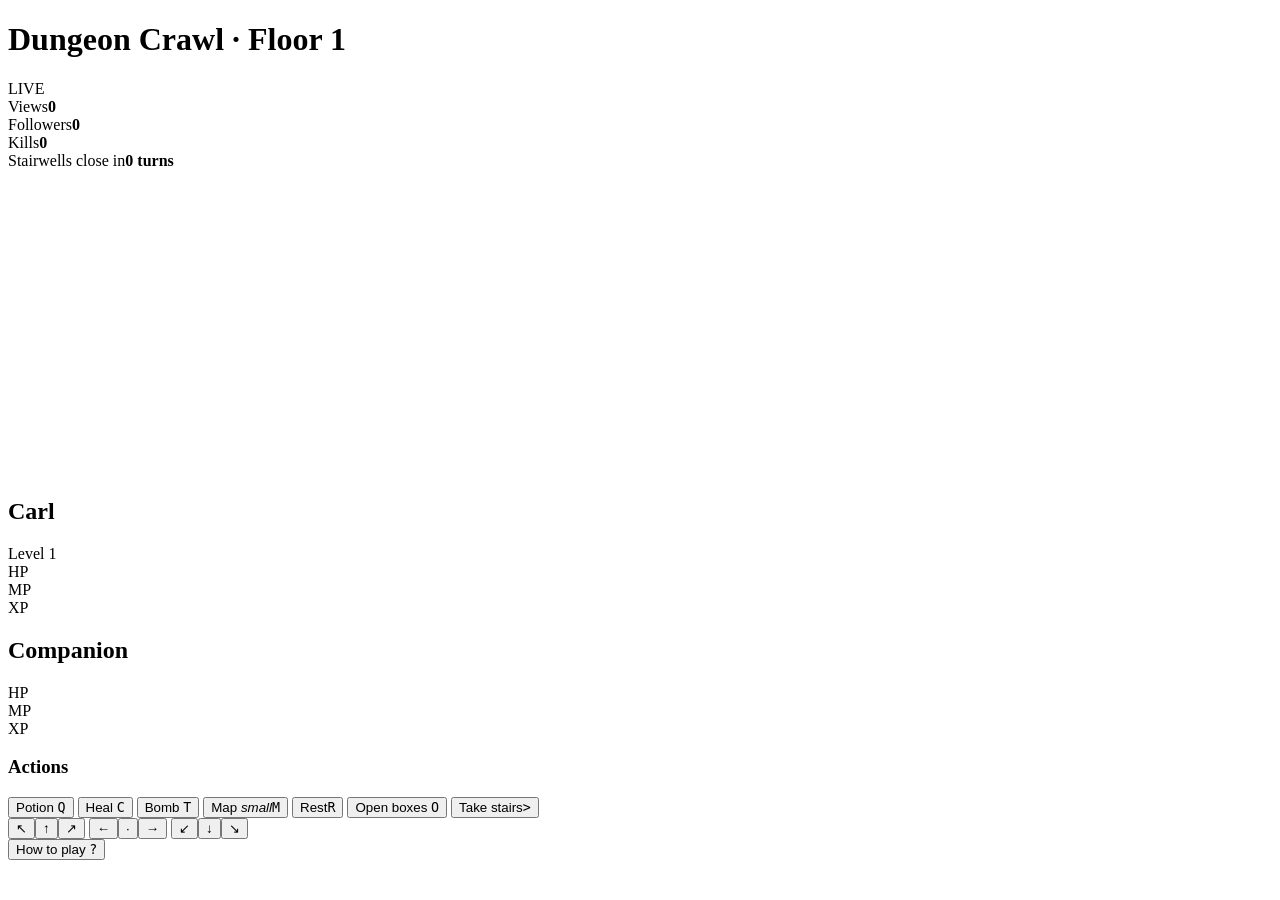
<file: src/index.template.html>
<!DOCTYPE html>
<html lang="en">
<head>
<meta charset="utf-8">
<meta name="viewport" content="width=device-width,initial-scale=1">
<title>Dungeon Crawl Prototype</title>
<link rel="preconnect" href="https://fonts.googleapis.com">
<link href="https://fonts.googleapis.com/css2?family=Chakra+Petch:wght@500;700&family=Rubik:wght@400;500;600&display=swap" rel="stylesheet">
<style>
/*@@CSS@@*/
</style>
</head>
<body>
<header class="top">
  <h1 id="title">Dungeon Crawl · Floor 1</h1>
  <span class="live">LIVE</span>
  <div class="chips">
    <div class="chip"><span>Views</span><b id="views">0</b></div>
    <div class="chip"><span>Followers</span><b id="fols">0</b></div>
    <div class="chip"><span>Kills</span><b id="kills">0</b></div>
    <div class="chip timer" id="timerChip"><span>Stairwells close in</span><b id="timer">0 turns</b></div>
  </div>
</header>

<main class="game">
  <section class="stage">
    <div class="fig" id="fig"><canvas id="cv" aria-label="Dungeon map"></canvas><div class="toast" id="toast"></div><div class="tip" id="tip" hidden></div><canvas id="mini" aria-label="Minimap. Click to expand." title="Minimap (M to expand)"></canvas></div>
    <div id="log" aria-live="polite"></div>
  </section>

  <aside class="panel">
    <div class="card">
      <div class="row"><h2 id="hName">Carl</h2><span class="lvl" id="hLvl">Level 1</span></div>
      <div class="meter"><span>HP</span><div class="bar"><i id="hpBar" style="background:var(--hp)"></i></div><b id="hpTxt"></b></div>
      <div class="meter"><span>MP</span><div class="bar"><i id="hmpBar" style="background:var(--mp)"></i></div><b id="hmpTxt"></b></div>
      <div class="meter"><span>XP</span><div class="bar"><i id="xpBar" style="background:var(--xp)"></i></div><b id="xpTxt"></b></div>
      <div class="stats" id="hStats"></div>
      <p class="pts" id="pts"></p>
      <dl class="gear" id="hGear"></dl>
      <div class="boxes" id="hBoxes"></div>
    </div>

    <div class="card">
      <div class="row"><h2 id="pName">Companion</h2><span class="lvl" id="pLvl"></span></div>
      <div class="meter"><span>HP</span><div class="bar"><i id="pBar" style="background:#ff7ab6"></i></div><b id="pTxt"></b></div>
      <div class="meter"><span>MP</span><div class="bar"><i id="pmpBar" style="background:var(--mp)"></i></div><b id="pmpTxt"></b></div>
      <div class="meter"><span>XP</span><div class="bar"><i id="pxBar" style="background:var(--xp)"></i></div><b id="pxTxt"></b></div>
      <div class="stats" id="pStats"></div>
      <p class="pts" id="pPts"></p>
      <dl class="gear" id="pGear"></dl>
      <div class="boxes" id="pBoxes"></div>
    </div>

    <div class="card">
      <h3>Actions</h3>
      <div class="acts">
        <button data-act="quaff">Potion <em id="cPot"></em><kbd>Q</kbd></button>
        <button data-act="heal">Heal <em id="cHeal"></em><kbd>C</kbd></button>
        <button data-act="missile" id="bMis" hidden>Missile <em id="cMis"></em><kbd>F</kbd></button>
        <button data-act="bomb">Bomb <em id="cBomb"></em><kbd>T</kbd></button>
        <button data-act="map">Map <em id="cMap">small</em><kbd>M</kbd></button>
        <button data-act="rest">Rest<kbd>R</kbd></button>
        <button data-act="open">Open boxes <em id="cBox"></em><kbd>O</kbd></button>
        <button data-act="descend">Take stairs<kbd>&gt;</kbd></button>
      </div>
    </div>

    <div class="card padcard">
      <div class="pad" id="pad">
        <button data-dir="-1,-1" aria-label="Move up-left">↖</button><button data-dir="0,-1" aria-label="Move up">↑</button><button data-dir="1,-1" aria-label="Move up-right">↗</button>
        <button data-dir="-1,0" aria-label="Move left">←</button><button data-dir="0,0" aria-label="Wait a turn">·</button><button data-dir="1,0" aria-label="Move right">→</button>
        <button data-dir="-1,1" aria-label="Move down-left">↙</button><button data-dir="0,1" aria-label="Move down">↓</button><button data-dir="1,1" aria-label="Move down-right">↘</button>
      </div>
      <button class="linkbtn" data-act="help">How to play <kbd>?</kbd></button>
    </div>
  </aside>
</main>

<div class="modal" id="modal" hidden><div class="mcard" id="mcard" role="dialog" aria-modal="true"></div></div>

<script>
/*@@JS@@*/
</script>
</body>
</html>
</file>
